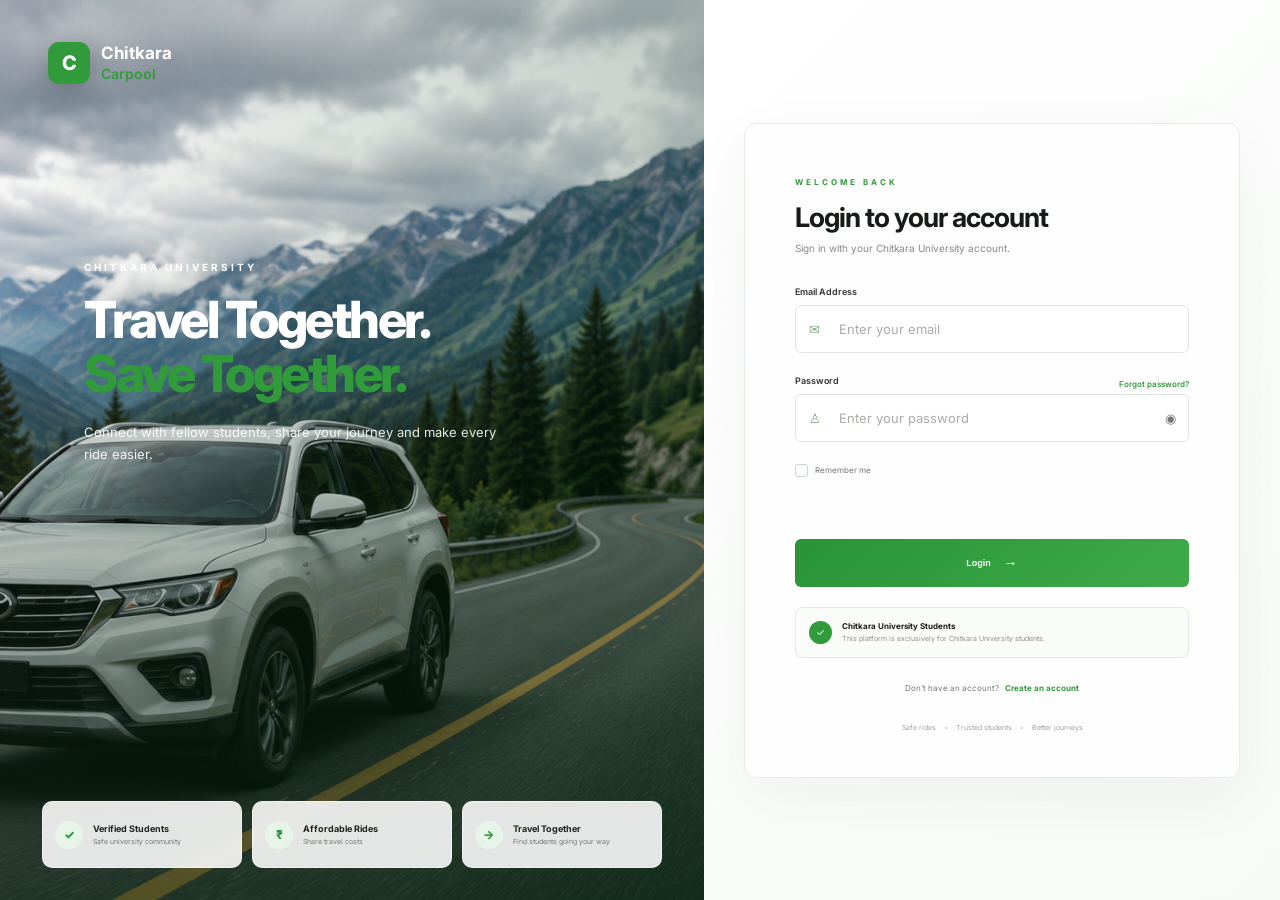
<file: index.html>
<!DOCTYPE html>
<html lang="en">

<head>
    <meta charset="UTF-8">
    <meta name="viewport" content="width=device-width, initial-scale=1.0">

    <title>Chitkara Carpool - Login</title>

    <link
        href="https://fonts.googleapis.com/css2?family=Inter:wght@400;500;600;700;800&display=swap"
        rel="stylesheet"
    >

    <link rel="stylesheet" href="style.css">
</head>

<body>

<div class="login-page">

    <!-- ================= LEFT IMAGE ================= -->

    <section class="visual-section">

        <div class="image-overlay"></div>

        <div class="brand">

            <div class="brand-logo">
                C
            </div>

            <div>
                <h2>Chitkara</h2>
                <span>Carpool</span>
            </div>

        </div>


        <div class="hero-content">

            <span class="eyebrow">
                CHITKARA UNIVERSITY
            </span>

            <h1>
                Travel Together.
                <br>
                <span>Save Together.</span>
            </h1>

            <p>
                Connect with fellow students, share your journey
                and make every ride easier.
            </p>

        </div>


        <!-- FEATURES -->

        <div class="feature-cards">

            <div class="feature-card">

                <div class="feature-icon">
                    ✓
                </div>

                <div>
                    <strong>
                        Verified Students
                    </strong>

                    <span>
                        Safe university community
                    </span>
                </div>

            </div>


            <div class="feature-card">

                <div class="feature-icon">
                    ₹
                </div>

                <div>
                    <strong>
                        Affordable Rides
                    </strong>

                    <span>
                        Share travel costs
                    </span>
                </div>

            </div>


            <div class="feature-card">

                <div class="feature-icon">
                    →
                </div>

                <div>
                    <strong>
                        Travel Together
                    </strong>

                    <span>
                        Find students going your way
                    </span>
                </div>

            </div>

        </div>

    </section>


    <!-- ================= RIGHT LOGIN ================= -->

    <section class="login-section">

        <div class="login-wrapper">

            <div class="login-card">

                <div class="welcome">

                    <span>
                        WELCOME BACK
                    </span>

                    <h1>
                        Login to your account
                    </h1>

                    <p>
                        Sign in with your Chitkara University account.
                    </p>

                </div>


                <!-- LOGIN FORM -->

                <form id="loginForm">

                    <!-- EMAIL -->

                    <div class="input-group">

                        <label for="email">
                            Email Address
                        </label>

                        <div class="input-wrapper">

                            <span class="input-icon">
                                ✉
                            </span>

                            <input
                                type="email"
                                id="email"
                                placeholder="Enter your email"
                                autocomplete="email"
                                required
                            >

                        </div>

                    </div>


                    <!-- PASSWORD -->

                    <div class="input-group">

                        <div class="label-row">

                            <label for="password">
                                Password
                            </label>

                            <a href="forgot.html">
                                Forgot password?
                            </a>

                        </div>


                        <div class="input-wrapper">

                            <span class="input-icon">
                                ♙
                            </span>

                            <input
                                type="password"
                                id="password"
                                placeholder="Enter your password"
                                autocomplete="current-password"
                                required
                            >

                            <button
                                type="button"
                                id="togglePassword"
                                class="password-toggle"
                            >
                                ◉
                            </button>

                        </div>

                    </div>


                    <!-- REMEMBER -->

                    <label class="remember">

                        <input
                            type="checkbox"
                            id="rememberMe"
                        >

                        <span>
                            Remember me
                        </span>

                    </label>


                    <!-- ERROR -->

                    <p
                        id="errorMessage"
                        class="error-message"
                    ></p>


                    <!-- SUCCESS -->

                    <p
                        id="successMessage"
                        class="success-message"
                    ></p>


                    <!-- LOGIN -->

                    <button
                        type="submit"
                        class="login-button"
                    >

                        <span>
                            Login
                        </span>

                        <strong>
                            →
                        </strong>

                    </button>


                </form>


                <!-- SECURITY -->

                <div class="security-box">

                    <div class="security-check">
                        ✓
                    </div>

                    <div>

                        <strong>
                            Chitkara University Students
                        </strong>

                        <p>
                            This platform is exclusively for
                            Chitkara University students.
                        </p>

                    </div>

                </div>


                <!-- SIGN UP -->

                <p class="signup-text">

                    Don't have an account?

                    <a href="signup.html">
                        Create an account
                    </a>

                </p>


                <!-- BOTTOM -->

                <div class="login-footer">

                    <span>
                        Safe rides
                    </span>

                    <i>•</i>

                    <span>
                        Trusted students
                    </span>

                    <i>•</i>

                    <span>
                        Better journeys
                    </span>

                </div>

            </div>

        </div>

    </section>

</div>


<script src="script.js"></script>

</body>
</html>
</file>
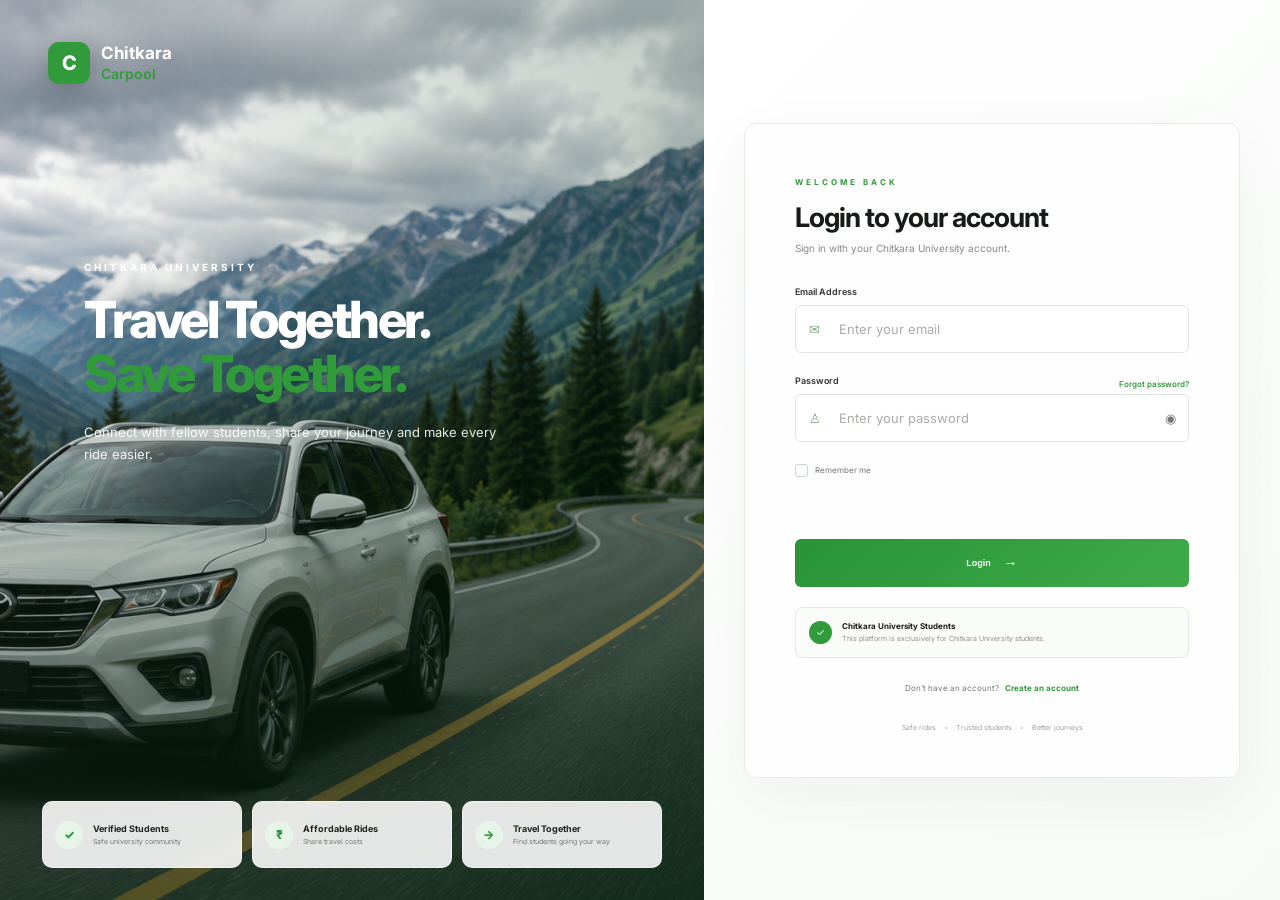
<file: dashboard.html>
<!DOCTYPE html>
<html lang="en">

<head>

    <meta charset="UTF-8">

    <meta
        name="viewport"
        content="width=device-width, initial-scale=1.0"
    >

    <title>Chitkara Carpool</title>

    <link
        href="https://fonts.googleapis.com/css2?family=Inter:wght@400;500;600;700;800&display=swap"
        rel="stylesheet"
    >

    <link
        rel="stylesheet"
        href="dashboard.css"
    >

      <link rel="stylesheet" href="theme.css">

<style>

        /* Top-right logout button */
        .current-user {
            display: flex;
            align-items: center;
            gap: 14px;
        }

        .top-logout {
            border: 1px solid #d8e6dc;
            background: #ffffff;
            color: #087f3f;
            min-height: 40px;
            padding: 0 16px;
            border-radius: 10px;
            display: inline-flex;
            align-items: center;
            justify-content: center;
            gap: 7px;
            font: inherit;
            font-size: 13px;
            font-weight: 700;
            cursor: pointer;
            transition:
                transform .2s ease,
                background .2s ease,
                color .2s ease,
                box-shadow .2s ease;
        }

        .top-logout span {
            font-size: 17px;
            line-height: 1;
        }

        .top-logout:hover {
            background: #07883f;
            color: #ffffff;
            border-color: #07883f;
            transform: translateY(-2px);
            box-shadow: 0 8px 18px rgba(7, 136, 63, .18);
        }

        .top-logout:active {
            transform: translateY(0);
        }

        @media (max-width: 760px) {
            .top-logout {
                min-height: 36px;
                padding: 0 10px;
                font-size: 12px;
            }

            .top-logout span {
                font-size: 15px;
            }

            .current-user {
                gap: 8px;
            }
        }

        @media (max-width: 560px) {
            .top-logout {
                width: 38px;
                padding: 0;
                font-size: 0;
            }

            .top-logout span {
                font-size: 18px;
            }
        }

    </style>

</head>


<body>


<div class="dashboard">


    <!-- =================================================
         SIDEBAR
    ================================================== -->

    <aside class="sidebar" id="sidebar">


        <div class="sidebar-logo">

            <div class="logo-box">
                C
            </div>

            <div class="logo-name">

                <strong>
                    Chitkara
                </strong>

                <span>
                    Carpool
                </span>

            </div>

        </div>



        <nav class="sidebar-nav">


            <a
                href="#top"
                class="sidebar-item active"
            >
                <span class="nav-icon">⌂</span>
                <span>Home</span>
            </a>


            <!-- IMPORTANT:
                 This now scrolls to Find Ride
                 instead of opening home.html -->

            <a
                href="#findRide"
                class="sidebar-item"
                id="findRideNav"
            >
                <span class="nav-icon">⌕</span>
                <span>Find a Ride</span>
            </a>


            <a
                href="postride.html"
                class="sidebar-item"
            >
                <span class="nav-icon plus">+</span>
                <span>Post a Ride</span>
            </a>


            <a
                href="myride.html"
                class="sidebar-item"
            >
                <span class="nav-icon">▣</span>
                <span>My Rides</span>
            </a>


            <!-- <button
                class="sidebar-item sidebar-button"
                onclick="openMessages()"
            >
                <span class="nav-icon">▢</span>
                <span>Messages</span>
            </button> -->


            <!-- <button
                class="sidebar-item sidebar-button"
                onclick="openNotifications()"
            >
                <span class="nav-icon">♧</span>
                <span>Notifications</span>

                <span
                    class="side-notification"
                    id="sideNotification"
                >
                    0
                </span>
            </button> -->

              <a
                href="profile.html"
                class="sidebar-item"
            >
                <span class="nav-icon">♙</span>
                <span>Profile</span>
            </a>

           


        

            <a
                href="setting.html"
                class="sidebar-item"
            >
                <span class="nav-icon">⚙</span>
                <span>Settings</span>
            </a>



        </nav>



        <!-- SAFETY -->

        <div class="safety-card">

            <div class="safety-circle">
                ✓
            </div>

            <h3>
                Travel Safe
            </h3>

            <p>
                Your safety is our priority.
                Follow guidelines and travel
                with peace of mind.
            </p>

            <!-- <button onclick="showSafety()">
                Know More →
            </button> -->

            <button
    type="button"
    id="knowMoreBtn"
    class="know-more-btn"
>
    Know More <span>→</span>
</button>

        </div>


        <button
            class="sidebar-logout"
            onclick="logout()"
        >
            <span>↪</span>
            Logout
        </button>


    </aside>



    <!-- =================================================
         MAIN
    ================================================== -->

    <main class="main-area">


        <!-- TOPBAR -->

        <header class="topbar">


            <div class="topbar-left">

                <button
                    class="menu-button"
                    onclick="toggleSidebar()"
                >
                    ☰
                </button>

                <div class="page-title">
                    Chitkara Carpool
                </div>

            </div>


            <div class="topbar-right">


                <button
                    class="top-notification"
                    onclick="openNotifications()"
                >
                    ♧

                    <span
                        id="topNotification"
                        class="notification-number"
                    >
                        0
                    </span>

                </button>


                <div class="current-user">

                    <div
                        class="profile-avatar"
                        id="profileAvatar"
                    >
                        S
                    </div>

                    <div class="user-details">

                        <strong id="dashboardUserName">
                            Student
                        </strong>

                        <span>
                            Chitkara Student
                        </span>

                    </div>

                    <button
                        type="button"
                        class="top-logout"
                        onclick="logout()"
                        title="Logout"
                    >
                        <span>↪</span>
                        Logout
                    </button>

                </div>


            </div>

        </header>



        <!-- =================================================
             CONTENT
        ================================================== -->

        <div
            class="content"
            id="top"
        >


            <!-- =================================================
                 HERO
            ================================================== -->

            <section class="hero-card">


                <div class="hero-content">

                    <span class="hero-small-title">
                        CHITKARA UNIVERSITY
                    </span>


                    <h1>
                        Find or Offer a
                        <span>Carpool</span>
                    </h1>


                    <p>
                        Connect with fellow students
                        and make your daily commute easier.
                    </p>


           <a href="#findRide" class="hero-find-btn">
    <span>Find a Ride</span>
    <span class="hero-btn-arrow">→</span>
</a>

                </div>


            </section>



            <!-- =================================================
                 WHY CARPOOL
            ================================================== -->

            <section class="why-section">

                <h2>
                    Why Carpool with Chitkara Students?
                </h2>


                <div class="benefit-grid">


                    <div class="benefit">

                        <div class="benefit-icon">
                            ₹
                        </div>

                        <div>
                            <h3>Save Money</h3>

                            <p>
                                Share rides and reduce
                                travel costs.
                            </p>
                        </div>

                    </div>


                    <div class="benefit">

                        <div class="benefit-icon">
                            ♧
                        </div>

                        <div>
                            <h3>Eco Friendly</h3>

                            <p>
                                Reduce carbon footprint
                                and travel green.
                            </p>
                        </div>

                    </div>


                    <div class="benefit">

                        <div class="benefit-icon">
                            ✓
                        </div>

                        <div>
                            <h3>Safe & Trusted</h3>

                            <p>
                                Verified students
                                for your safety.
                            </p>
                        </div>

                    </div>


                    <div class="benefit">

                        <div class="benefit-icon">
                            ◷
                        </div>

                        <div>
                            <h3>Convenient</h3>

                            <p>
                                Flexible timings that
                                suit your schedule.
                            </p>
                        </div>

                    </div>


                </div>

            </section>



            <!-- =================================================
                 FIND RIDE
            ================================================== -->

            <section
                id="findRide"
                class="find-ride-section"
            >


                <div class="section-heading">

                    <div>

                        <span>
                            FIND YOUR RIDE
                        </span>

                        <h2>
                            Students travelling your way
                        </h2>

                        <p>
                            Search available carpools
                            around Chitkara University.
                        </p>

                    </div>

                </div>



                <!-- SEARCH BOX -->

                <div class="search-box">


                    <!-- PICKUP -->

                    <div class="search-field">

                        <label>
                            Pickup Location
                        </label>

                        

                            <input list="locations" id="pickupLocation" placeholder="Select pickup">

<datalist id="locations">
    <option value="Panchkula">
    <option value="Chandigarh">
    <option value="Zirakpur">
    <option value="Mohali">
    <option value="Ambala">
    <option value="Ludhiana">
    <option value="Khanna">
    <option value="Gobindgarh">
    <option value="Patiala">
    <option value="VIP Road">
</datalist>
                        

                    </div>



                    <div class="search-arrow">
                        →
                    </div>



                    <!-- DESTINATION -->

                    <div class="search-field">

                        <label>
                            Destination
                        </label>
                        

                        <input list="destinations" id="destination" placeholder="Select destination">

<datalist id="destinations">
    <option value="Panchkula">
    <option value="Chandigarh">
    <option value="Zirakpur">
    <option value="Mohali">
    <option value="Ambala">
    <option value="Chitkara University">
</datalist>
                        

                    </div>



                    <!-- DATE -->

                    <div class="search-field">

                        <label>
                            Date
                        </label>

                        <input
                            type="date"
                            id="date"
                        >

                    </div>



                    <button
                        id="searchButton"
                        class="search-button"
                        onclick="searchRides()"
                    >
                        Search Rides
                    </button>


                </div>


            </section>



            <!-- =================================================
                 RESULTS
            ================================================== -->

            <section class="results-section">


                <div class="results-header">


                    <div>

                        <span>
                            AVAILABLE CARPOOLS
                        </span>

                        <h2>
                            Rides you may like
                        </h2>

                        <p id="resultCount">
                            Showing available rides
                        </p>

                    </div>


                    <div class="sort-container">

                        <label>
                            Sort by
                        </label>

                        <select
                            id="sortSelect"
                        >

                            <option value="time">
                                Time
                            </option>

                            <option value="price">
                                Lowest Price
                            </option>

                            <option value="seats">
                                Most Seats
                            </option>

                        </select>

                    </div>


                </div>



                <!-- RIDE CARDS -->

                <div
                    id="rideContainer"
                    class="ride-container"
                ></div>



                <!-- NO RESULTS -->

                <div
                    id="noResults"
                    class="no-results"
                >

                    <div class="no-results-icon">
                        🚗
                    </div>

                    <h3>
                        No rides found
                    </h3>

                    <p>
                        Try changing your pickup
                        or destination.
                    </p>

                </div>


            </section>



            <!-- =================================================
                 LOWER GRID
            ================================================== -->

            <div class="lower-grid">


                <!-- UPCOMING -->

                <section class="panel">


                    <div class="panel-heading">

                        <h2>
                            Upcoming Ride
                        </h2>

                        <a href="myride.html">
                            View all
                        </a>

                    </div>


                    <div
                        id="upcomingRide"
                        class="upcoming-container"
                    ></div>


                </section>



                <!-- QUICK SEARCH -->

                <section class="panel">


                    <div class="panel-heading">

                        <h2>
                            Quick Searches
                        </h2>

                    </div>


                    <div class="quick-search-grid">


                        <button
                            onclick="quickSearch('Zirakpur')"
                        >
                            Zirakpur
                        </button>


                        <button
                            onclick="quickSearch('Panchkula')"
                        >
                            Panchkula
                        </button>


                        <button
                            onclick="quickSearch('Mohali')"
                        >
                            Mohali
                        </button>


                        <button
                            onclick="quickSearch('Patiala')"
                        >
                            Patiala
                        </button>


                        <button
                            onclick="quickSearch('Ambala')"
                        >
                            Ambala
                        </button>


                        <button
                            onclick="quickSearch('Ludhiana')"
                        >
                            Ludhiana
                        </button>


                    </div>


                </section>


            </div>



            <!-- =================================================
                 BOTTOM ACTIONS
            ================================================== -->

            <section class="bottom-actions">


                <div class="bottom-card">

                    <div class="bottom-icon">
                        +
                    </div>

                    <div>

                        <span>
                            HAVE EMPTY SEATS?
                        </span>

                        <h2>
                            Offer your ride
                        </h2>

                        <p>
                            Share your journey with
                            fellow Chitkara students.
                        </p>

                    </div>

                    <button
                        onclick="goToOfferRide()"
                    >
                        Post a Ride →
                    </button>

                </div>



                <div class="bottom-card green">

                    <div class="bottom-icon">
                        ⌕
                    </div>

                    <div>

                        <span>
                            LOOKING FOR A RIDE?
                        </span>

                        <h2>
                            Find your carpool
                        </h2>

                        <p>
                            Find students travelling
                            your way.
                        </p>

                    </div>

                    <button
                        onclick="scrollToFindRide()"
                    >
                        Find a Ride →
                    </button>

                </div>


            </section>


        </div>

    </main>

</div>



<script src="dashboard.js"></script>
<script src="theme.js"></script>

</body>

</html>
</file>
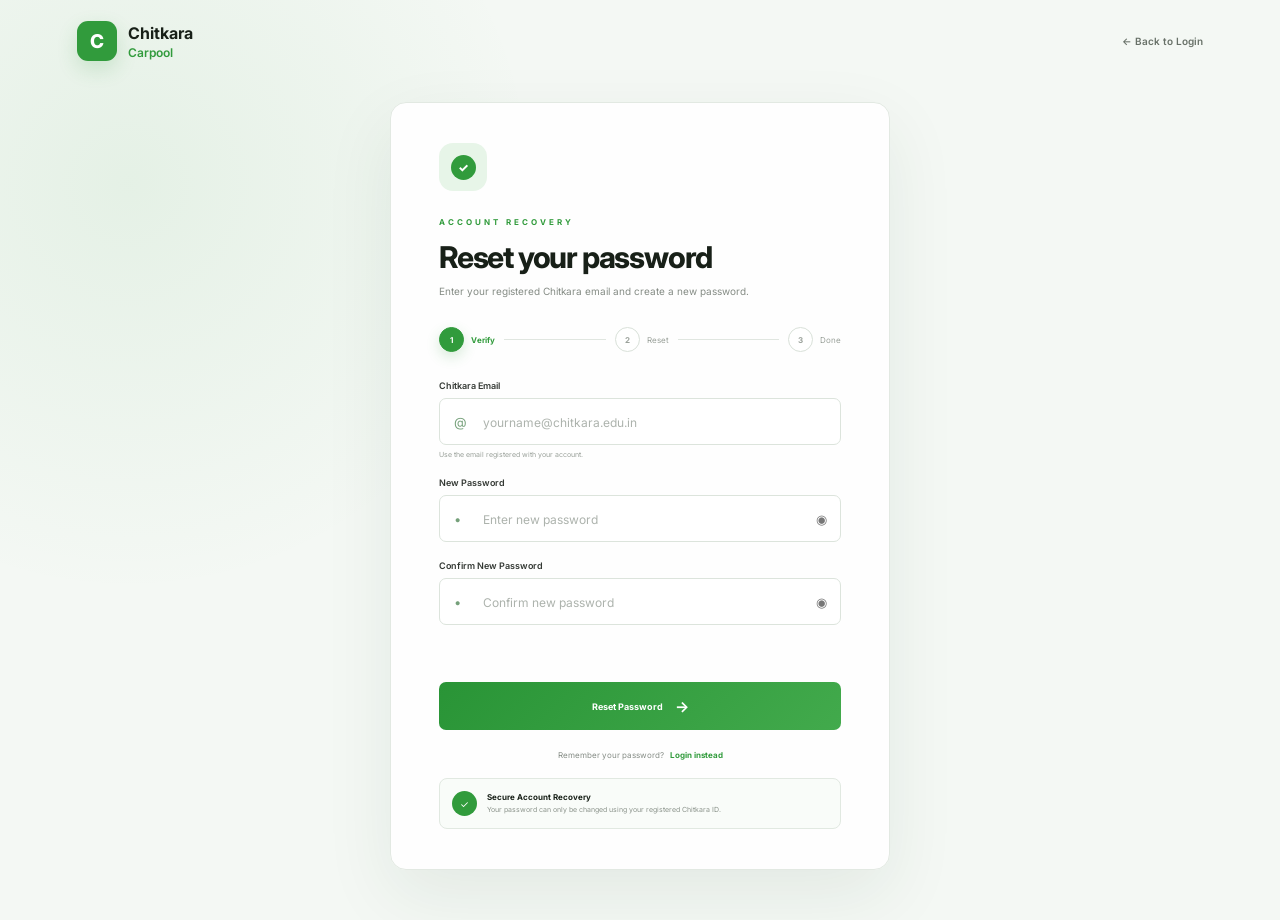
<file: forgot.html>
<!DOCTYPE html>
<html lang="en">

<head>

    <meta charset="UTF-8">

    <meta
        name="viewport"
        content="width=device-width, initial-scale=1.0"
    >

    <title>Chitkara Carpool - Reset Password</title>

    <link
        href="https://fonts.googleapis.com/css2?family=Inter:wght@400;500;600;700;800&display=swap"
        rel="stylesheet"
    >

    <link
        rel="stylesheet"
        href="forgot.css"
    >

</head>


<body>


<div class="recovery-page">


    <!-- =================================================
         TOP BAR
    ================================================== -->

    <header class="topbar">

        <a
            href="index.html"
            class="brand"
        >

            <div class="brand-logo">
                C
            </div>

            <div>

                <strong>
                    Chitkara
                </strong>

                <span>
                    Carpool
                </span>

            </div>

        </a>


        <a
            href="index.html"
            class="back-login"
        >

            ← Back to Login

        </a>

    </header>



    <!-- =================================================
         MAIN FORM
    ================================================== -->

    <main class="recovery-main">


        <div class="recovery-card">


            <!-- ICON -->

            <div class="recovery-icon">

                <div class="lock-icon">
                    ✓
                </div>

            </div>



            <!-- HEADING -->

            <div class="recovery-heading">

                <span class="eyebrow">
                    ACCOUNT RECOVERY
                </span>


                <h1>
                    Reset your password
                </h1>


                <p>
                    Enter your registered Chitkara email
                    and create a new password.
                </p>

            </div>



            <!-- =================================================
                 STEPS
            ================================================== -->

            <div class="steps">


                <div class="step active">

                    <div class="step-number">
                        1
                    </div>

                    <span>
                        Verify
                    </span>

                </div>


                <div class="step-line"></div>


                <div class="step">

                    <div class="step-number">
                        2
                    </div>

                    <span>
                        Reset
                    </span>

                </div>


                <div class="step-line"></div>


                <div class="step">

                    <div class="step-number">
                        3
                    </div>

                    <span>
                        Done
                    </span>

                </div>


            </div>



            <!-- =================================================
                 FORM
            ================================================== -->

            <form id="forgotForm">


                <!-- EMAIL -->

                <div class="input-group">

                    <label for="email">
                        Chitkara Email
                    </label>


                    <div class="input-wrapper">

                        <span class="input-icon">
                            @
                        </span>


                        <input
                            type="email"
                            id="email"
                            placeholder="yourname@chitkara.edu.in"
                            autocomplete="email"
                        >

                    </div>


                    <small>
                        Use the email registered with your account.
                    </small>

                </div>



                <!-- NEW PASSWORD -->

                <div class="input-group">

                    <label for="newPassword">
                        New Password
                    </label>


                    <div class="input-wrapper">

                        <span class="input-icon">
                            •
                        </span>


                        <input
                            type="password"
                            id="newPassword"
                            placeholder="Enter new password"
                            autocomplete="new-password"
                        >


                        <button
                            type="button"
                            id="toggleNewPassword"
                            class="password-toggle"
                        >
                            ◉
                        </button>

                    </div>

                </div>



                <!-- CONFIRM PASSWORD -->

                <div class="input-group">

                    <label for="confirmPassword">
                        Confirm New Password
                    </label>


                    <div class="input-wrapper">

                        <span class="input-icon">
                            •
                        </span>


                        <input
                            type="password"
                            id="confirmPassword"
                            placeholder="Confirm new password"
                            autocomplete="new-password"
                        >


                        <button
                            type="button"
                            id="toggleConfirmPassword"
                            class="password-toggle"
                        >
                            ◉
                        </button>

                    </div>

                </div>



                <!-- ERROR -->

                <p
                    id="errorMessage"
                    class="error-message"
                ></p>



                <!-- SUCCESS -->

                <p
                    id="successMessage"
                    class="success-message"
                ></p>



                <!-- RESET -->

                <button
                    type="submit"
                    class="reset-button"
                >

                    <span>
                        Reset Password
                    </span>

                    <strong>
                        →
                    </strong>

                </button>


            </form>



            <!-- LOGIN -->

            <p class="login-text">

                Remember your password?

                <a href="index.html">
                    Login instead
                </a>

            </p>



            <!-- SECURITY -->

            <div class="security-box">

                <div class="security-icon">
                    ✓
                </div>


                <div>

                    <strong>
                        Secure Account Recovery
                    </strong>

                    <p>
                        Your password can only be changed
                        using your registered Chitkara ID.
                    </p>

                </div>

            </div>


        </div>


    </main>


</div>



<script src="forgot.js"></script>

</body>

</html>
</file>
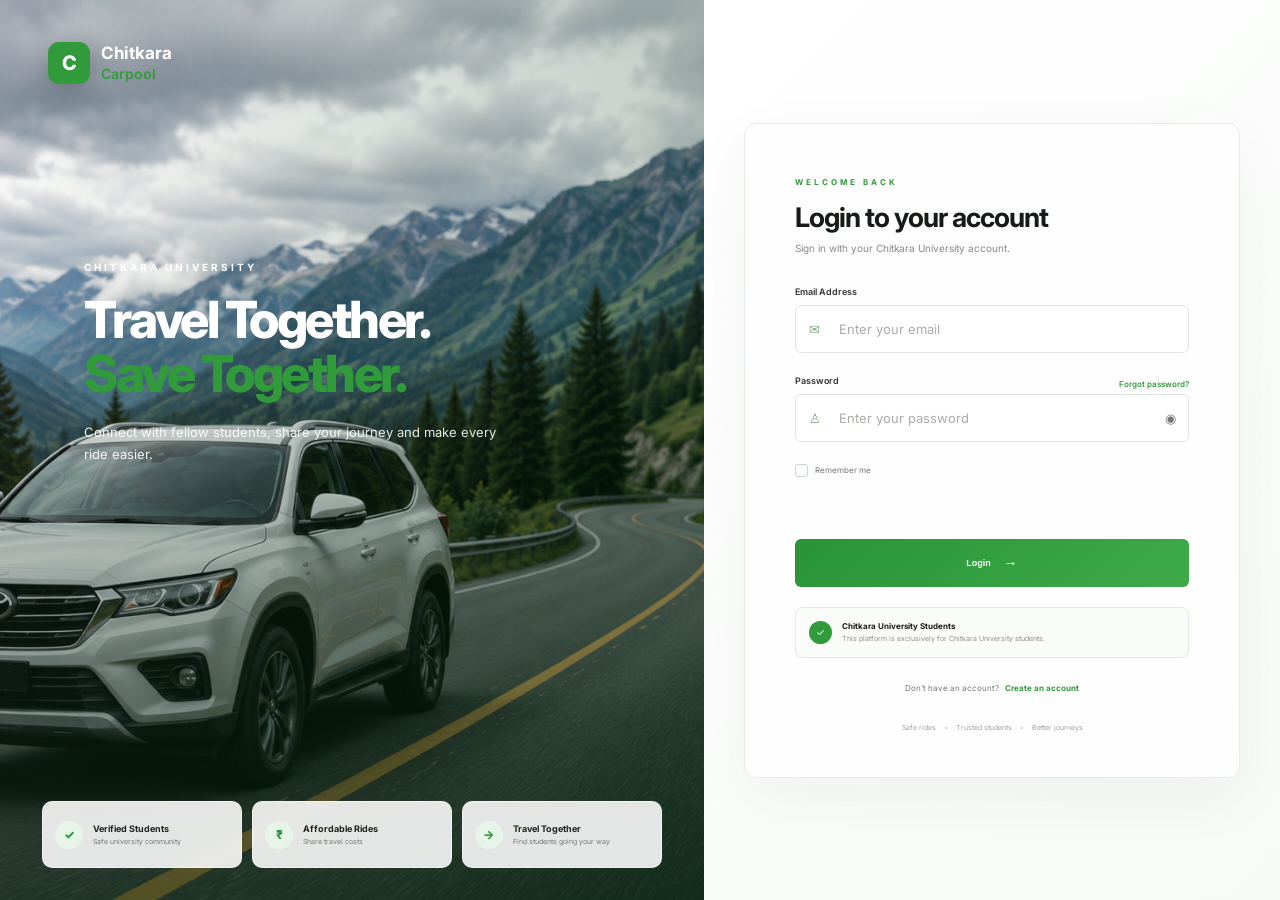
<file: myride.html>
<!DOCTYPE html>
<html lang="en">

<head>

    <meta charset="UTF-8">

    <meta
        name="viewport"
        content="width=device-width, initial-scale=1.0"
    >

    <title>My Rides - Chitkara Carpool</title>


    <!-- Google Font -->

    <link
        href="https://fonts.googleapis.com/css2?family=Inter:wght@400;500;600;700;800&display=swap"
        rel="stylesheet"
    >


    <!-- Font Awesome -->

    <link
        rel="stylesheet"
        href="https://cdnjs.cloudflare.com/ajax/libs/font-awesome/6.5.2/css/all.min.css"
    >


    <!-- CSS -->

    <link
        rel="stylesheet"
        href="myride.css"
    >
    <link rel="stylesheet" href="theme.css">
    

</head>


<body>


<!-- =====================================================
     SIDEBAR
===================================================== -->

<aside class="sidebar">


    <!-- LOGO -->

    <div class="sidebar-logo">

        <div class="logo-box">
            C
        </div>


        <div class="logo-text">

            <strong>
                Chitkara
            </strong>

            <span>
                Carpool
            </span>

        </div>

    </div>



    <!-- NAVIGATION -->

    <nav class="sidebar-nav">


        <a
            href="dashboard.html"
            class="nav-item"
        >

            <i class="fa-solid fa-house"></i>

            <span>
                Home
            </span>

        </a>


        <a
             href="dashboard.html#findRide"
            class="nav-item"
        >

            <i class="fa-solid fa-magnifying-glass"></i>

            <span>
                Find a Ride
            </span>

        </a>
         <!-- <a
                href="dashboard.html#findRide"
                class="sidebar-item"
            >
                <span>⌕</span>
                Find a Ride
            </a> -->


        <a
            href="postride.html"
            class="nav-item"
        >

            <i class="fa-solid fa-plus"></i>

            <span>
                Post a Ride
            </span>

        </a>


        <a
            href="myride.html"
            class="nav-item active"
        >

            <i class="fa-solid fa-car"></i>

            <span>
                My Rides
            </span>

        </a>


        <!-- <a
            href="#"
            class="nav-item"
            id="messagesNav"
        >

            <i class="fa-regular fa-message"></i>

            <span>
                Messages
            </span>

        </a> -->


        <!-- <a
            href="#"
            class="nav-item"
            id="notificationsNav"
        >

            <i class="fa-regular fa-bell"></i>

            <span>
                Notifications
            </span>

            
        </a> -->


         <a
            href="profile.html"
            class="nav-item"
        >

            <i class="fa-solid fa-plus"></i>

            <span>
                Profile
            </span>

        </a>

                <a
            href="setting.html"
            class="nav-item"
        >

            <i class="fa-solid fa-gear"></i>

            <span>
            Settings
            </span>

        </a>



    </nav>



    <!-- SAFETY -->

    <div class="safety-card">

        <div class="safety-icon">

            <i class="fa-solid fa-shield-halved"></i>

        </div>


        <h4>
            Travel Safe
        </h4>


        <p>
            Your safety is our priority.
            Travel responsibly with
            verified Chitkara students.
        </p>


        <a href="#">
            Safety Guidelines →
        </a>

    </div>



    <!-- LOGOUT -->

    <button
        onclick="logout()"
        class="sidebar-logout"
    >

        <i class="fa-solid fa-right-from-bracket"></i>

        Logout

    </button>

</aside>



<!-- =====================================================
     MAIN WRAPPER
===================================================== -->

<div class="main-wrapper">


    <!-- =================================================
         HEADER
    ================================================= -->

    <header class="top-header">


        <div class="header-left">

            <button
                class="menu-button"
                id="menuButton"
                type="button"
            >

                <i class="fa-solid fa-bars"></i>

            </button>


            <div class="mobile-brand">

                Chitkara Carpool

            </div>

        </div>



        <div class="header-right">


            <!-- Notification -->

            <button
                class="header-icon"
                id="notificationButton"
                type="button"
            >

                <i class="fa-regular fa-bell"></i>

                <span>
                    0
                </span>

            </button>



            <!-- USER -->

            <div class="header-user">


                <div
                    class="user-avatar"
                    id="userAvatar"
                >
                    S
                </div>


                <div class="header-user-info">

                    <strong id="userName">
                        Student
                    </strong>

                    <small>
                        Chitkara Student
                    </small>

                </div>

            </div>

        </div>

    </header>



    <!-- =================================================
         MAIN CONTENT
    ================================================= -->

    <main class="main-container">


        <!-- PAGE HEADING -->

        <section class="page-heading">


            <div>

                <span class="page-label">
                    YOUR JOURNEYS
                </span>


                <h1>
                    My Rides
                </h1>


                <p>
                    Manage your requested,
                    upcoming and past rides.
                </p>

            </div>


            <a
               href="dashboard.html#findRide"
                class="find-ride-button"
            ></a>
            

                

                Make your ride easier 

            </a>

        </section>



        <!-- =================================================
             RIDE SUMMARY
        ================================================= -->

        <section class="ride-summary">


            <div class="summary-card">

                <div class="summary-icon green">

                    <i class="fa-solid fa-car"></i>

                </div>


                <div>

                    <span>
                        Upcoming
                    </span>

                    <strong id="upcomingCount">
                        0
                    </strong>

                </div>

            </div>



            <div class="summary-card">

                <div class="summary-icon orange">

                    <i class="fa-regular fa-clock"></i>

                </div>


                <div>

                    <span>
                        Pending
                    </span>

                    <strong id="pendingCount">
                        0
                    </strong>

                </div>

            </div>



            <div class="summary-card">

                <div class="summary-icon blue">

                    <i class="fa-solid fa-route"></i>

                </div>


                <div>

                    <span>
                        Completed
                    </span>

                    <strong id="pastCount">
                        0
                    </strong>

                </div>

            </div>



            <div class="summary-card">

                <div class="summary-icon purple">

                    <i class="fa-solid fa-chart-simple"></i>

                </div>


                <div>

                    <span>
                        Total Rides
                    </span>

                    <strong id="totalCount">
                        0
                    </strong>

                </div>

            </div>

        </section>



        <!-- =================================================
             TABS
        ================================================= -->

        <section class="rides-section">


            <div class="rides-section-header">


                <div>

                    <h2>
                        Your Rides
                    </h2>

                    <p>
                        Keep track of all your carpool activity.
                    </p>

                </div>


                <div class="ride-status-info">

                    <i class="fa-solid fa-circle-check"></i>

                    Chitkara verified rides

                </div>

            </div>



            <!-- TABS -->

            <div class="tabs">


                <button
                    class="tab active"
                    onclick="showRides('upcoming')"
                >

                    <i class="fa-solid fa-calendar-day"></i>

                    Upcoming

                </button>


                <button
                    class="tab"
                    onclick="showRides('pending')"
                >

                    <i class="fa-regular fa-clock"></i>

                    Pending

                </button>


                <button
                    class="tab"
                    onclick="showRides('past')"
                >

                    <i class="fa-solid fa-clock-rotate-left"></i>

                    Past

                </button>

            </div>



            <!-- RIDES -->

            <div
                id="ridesContainer"
                class="rides-container"
            ></div>



            <!-- EMPTY STATE -->

            <div
                id="emptyState"
                class="empty-state"
            >

                <div class="empty-icon">

                    <i class="fa-solid fa-car-side"></i>

                </div>


                <h2>
                    No rides yet
                </h2>


                <p>
                    Find a carpool and request
                    a seat to see your rides here.
                </p>


                <button
                    onclick="window.location.href='dashboard.html'"
                >

                    <i class="fa-solid fa-magnifying-glass"></i>

                    Find a Ride

                </button>

            </div>

        </section>



        <!-- =================================================
             CANCEL MODAL
        ================================================= -->

        <div
            id="cancelModal"
            class="modal-overlay"
        >


            <div class="cancel-modal">


                <button
                    class="modal-close"
                    id="modalCloseButton"
                    type="button"
                >

                    <i class="fa-solid fa-xmark"></i>

                </button>


                <div class="modal-icon">

                    <i class="fa-solid fa-triangle-exclamation"></i>

                </div>


                <h2>
                    Cancel Ride?
                </h2>


                <p>
                    Are you sure you want to cancel
                    this ride request?
                </p>


                <div class="modal-warning">

                    <i class="fa-solid fa-circle-info"></i>

                    <span>
                        This ride will be moved to
                        your cancelled rides history.
                    </span>

                </div>


                <div class="modal-buttons">


                    <button
                        id="keepRideButton"
                        class="keep-button"
                        type="button"
                    >

                        Keep Ride

                    </button>


                    <button
                        id="confirmCancelButton"
                        class="confirm-cancel-button"
                        type="button"
                    >

                        <i class="fa-solid fa-ban"></i>

                        Yes, Cancel

                    </button>

                </div>

            </div>

        </div>


    </main>

</div>



<!-- MOBILE OVERLAY -->

<div
    class="sidebar-overlay"
    id="sidebarOverlay"
></div>



<!-- JAVASCRIPT -->

<script src="myride.js"></script>
<script src="theme.js"></script>


</body>

</html>
</file>
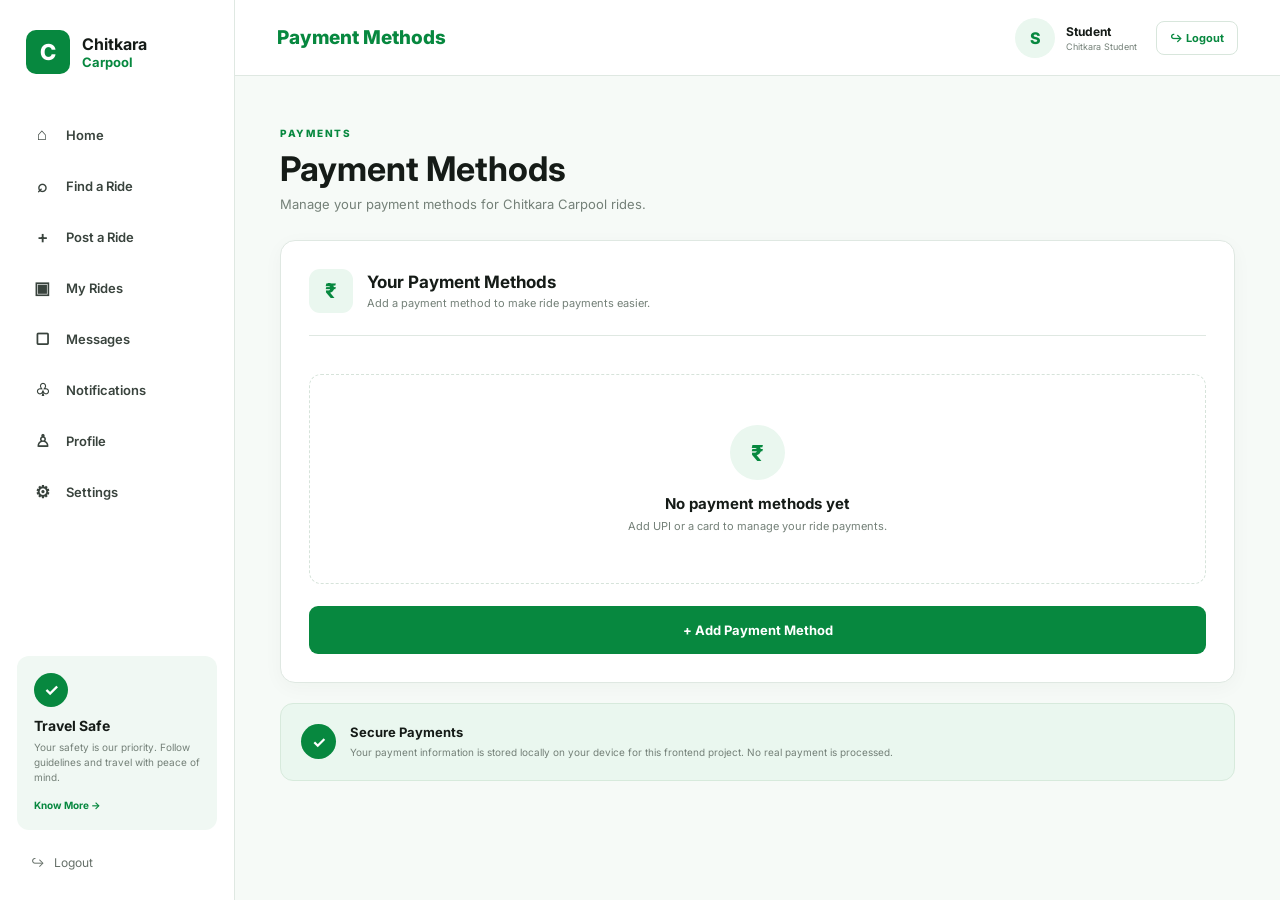
<file: payment.html>
<!DOCTYPE html>
<html lang="en">

<head>

    <meta charset="UTF-8">

    <meta
        name="viewport"
        content="width=device-width, initial-scale=1.0"
    >

    <title>Payment Methods - Chitkara Carpool</title>

    <link
        href="https://fonts.googleapis.com/css2?family=Inter:wght@400;500;600;700;800&display=swap"
        rel="stylesheet"
    >

    <link
        rel="stylesheet"
        href="payment.css"
    >

    <link
        rel="stylesheet"
        href="theme.css"
    >

</head>


<body>


<div class="dashboard">


    <!-- =========================================
         SIDEBAR
    ========================================== -->

    <aside class="sidebar">


        <div class="sidebar-logo">

            <div class="logo-box">
                C
            </div>

            <div class="logo-name">

                <strong>
                    Chitkara
                </strong>

                <span>
                    Carpool
                </span>

            </div>

        </div>


        <nav class="sidebar-nav">


            <a
                href="dashboard.html"
                class="sidebar-item"
            >
                <span>⌂</span>
                Home
            </a>


            <a
                href="dashboard.html#findRide"
                class="sidebar-item"
            >
                <span>⌕</span>
                Find a Ride
            </a>


            <a
                href="postride.html"
                class="sidebar-item"
            >
                <span>+</span>
                Post a Ride
            </a>


            <a
                href="myride.html"
                class="sidebar-item"
            >
                <span>▣</span>
                My Rides
            </a>


            <a
                href="#"
                class="sidebar-item"
            >
                <span>▢</span>
                Messages
            </a>


            <a
                href="#"
                class="sidebar-item"
            >
                <span>♧</span>
                Notifications
            </a>


            <a
                href="profile.html"
                class="sidebar-item"
            >
                <span>♙</span>
                Profile
            </a>


            <a
                href="setting.html"
                class="sidebar-item"
            >
                <span>⚙</span>
                Settings
            </a>


        </nav>


        <!-- SAFETY -->

        <div class="safety-card">

            <div class="safety-circle">
                ✓
            </div>

            <h3>
                Travel Safe
            </h3>

            <p>
                Your safety is our priority.
                Follow guidelines and travel
                with peace of mind.
            </p>

            <a href="#">
                Know More →
            </a>

        </div>


        <button
            class="sidebar-logout"
            onclick="logout()"
        >
            ↪ &nbsp; Logout
        </button>


    </aside>



    <!-- =========================================
         MAIN
    ========================================== -->

    <main class="main-area">


        <!-- TOPBAR -->

        <header class="topbar">


            <div class="page-title">
                Payment Methods
            </div>


            <div class="top-user">


                <div
                    class="profile-avatar"
                    id="profileAvatar"
                >
                    S
                </div>


                <div>

                    <strong id="userName">
                        Student
                    </strong>

                    <span>
                        Chitkara Student
                    </span>

                </div>


                <button
                    class="top-logout"
                    onclick="logout()"
                >
                    ↪ Logout
                </button>


            </div>


        </header>



        <!-- =====================================
             CONTENT
        ====================================== -->

        <div class="content">


            <div class="page-heading">

                <span>
                    PAYMENTS
                </span>

                <h1>
                    Payment Methods
                </h1>

                <p>
                    Manage your payment methods for
                    Chitkara Carpool rides.
                </p>

            </div>



            <!-- PAYMENT CARD -->

            <section class="payment-card">


                <div class="card-heading">

                    <div class="heading-icon">
                        ₹
                    </div>

                    <div>

                        <h2>
                            Your Payment Methods
                        </h2>

                        <p>
                            Add a payment method to make
                            ride payments easier.
                        </p>

                    </div>

                </div>



                <!-- SAVED METHODS -->

                <div
                    id="paymentMethods"
                    class="payment-methods"
                >

                    <!-- JavaScript will add
                         saved methods here -->

                </div>



                <!-- EMPTY STATE -->

                <div
                    id="emptyPayment"
                    class="empty-payment"
                >

                    <div class="empty-icon">
                        ₹
                    </div>

                    <h3>
                        No payment methods yet
                    </h3>

                    <p>
                        Add UPI or a card to manage
                        your ride payments.
                    </p>

                </div>


                <!-- ADD BUTTON -->

                <button
                    class="add-payment-button"
                    onclick="openPaymentModal()"
                >
                    + Add Payment Method
                </button>


            </section>



            <!-- INFO -->

            <section class="info-card">

                <div class="info-icon">
                    ✓
                </div>

                <div>

                    <h3>
                        Secure Payments
                    </h3>

                    <p>
                        Your payment information is stored
                        locally on your device for this
                        frontend project. No real payment
                        is processed.
                    </p>

                </div>

            </section>


        </div>


    </main>


</div>



<!-- =========================================
     ADD PAYMENT MODAL
========================================== -->

<div
    id="paymentModal"
    class="modal-overlay"
>


    <div class="payment-modal">


        <button
            class="close-modal"
            onclick="closePaymentModal()"
        >
            ×
        </button>


        <h2>
            Add Payment Method
        </h2>

        <p>
            Choose how you want to pay.
        </p>



        <!-- PAYMENT TYPE -->

        <div class="payment-types">


            <button
                class="payment-type active"
                onclick="selectPaymentType('upi')"
                id="upiButton"
            >

                <span>
                    UPI
                </span>

                <small>
                    Pay using UPI
                </small>

            </button>


            <button
                class="payment-type"
                onclick="selectPaymentType('card')"
                id="cardButton"
            >

                <span>
                    💳 Card
                </span>

                <small>
                    Debit / Credit Card
                </small>

            </button>


        </div>



        <!-- UPI FORM -->

        <form
            id="upiForm"
            onsubmit="saveUPI(event)"
        >

            <label>
                UPI ID
            </label>

            <input
                type="text"
                id="upiId"
                placeholder="example@upi"
                required
            >


            <button
                type="submit"
                class="save-button"
            >
                Save UPI
            </button>

        </form>



        <!-- CARD FORM -->

        <form
            id="cardForm"
            class="hidden"
            onsubmit="saveCard(event)"
        >

            <label>
                Card Holder Name
            </label>

            <input
                type="text"
                id="cardName"
                placeholder="Enter card holder name"
                required
            >


            <label>
                Card Number
            </label>

            <input
                type="text"
                id="cardNumber"
                placeholder="1234 5678 9012 3456"
                maxlength="19"
                required
            >


            <div class="card-row">


                <div>

                    <label>
                        Expiry
                    </label>

                    <input
                        type="text"
                        id="cardExpiry"
                        placeholder="MM/YY"
                        required
                    >

                </div>


                <div>

                    <label>
                        CVV
                    </label>

                    <input
                        type="password"
                        id="cardCVV"
                        placeholder="***"
                        maxlength="3"
                        required
                    >

                </div>


            </div>


            <button
                type="submit"
                class="save-button"
            >
                Save Card
            </button>

        </form>


    </div>

</div>



<script src="payment.js"></script>

<script src="theme.js"></script>


</body>

</html>
</file>
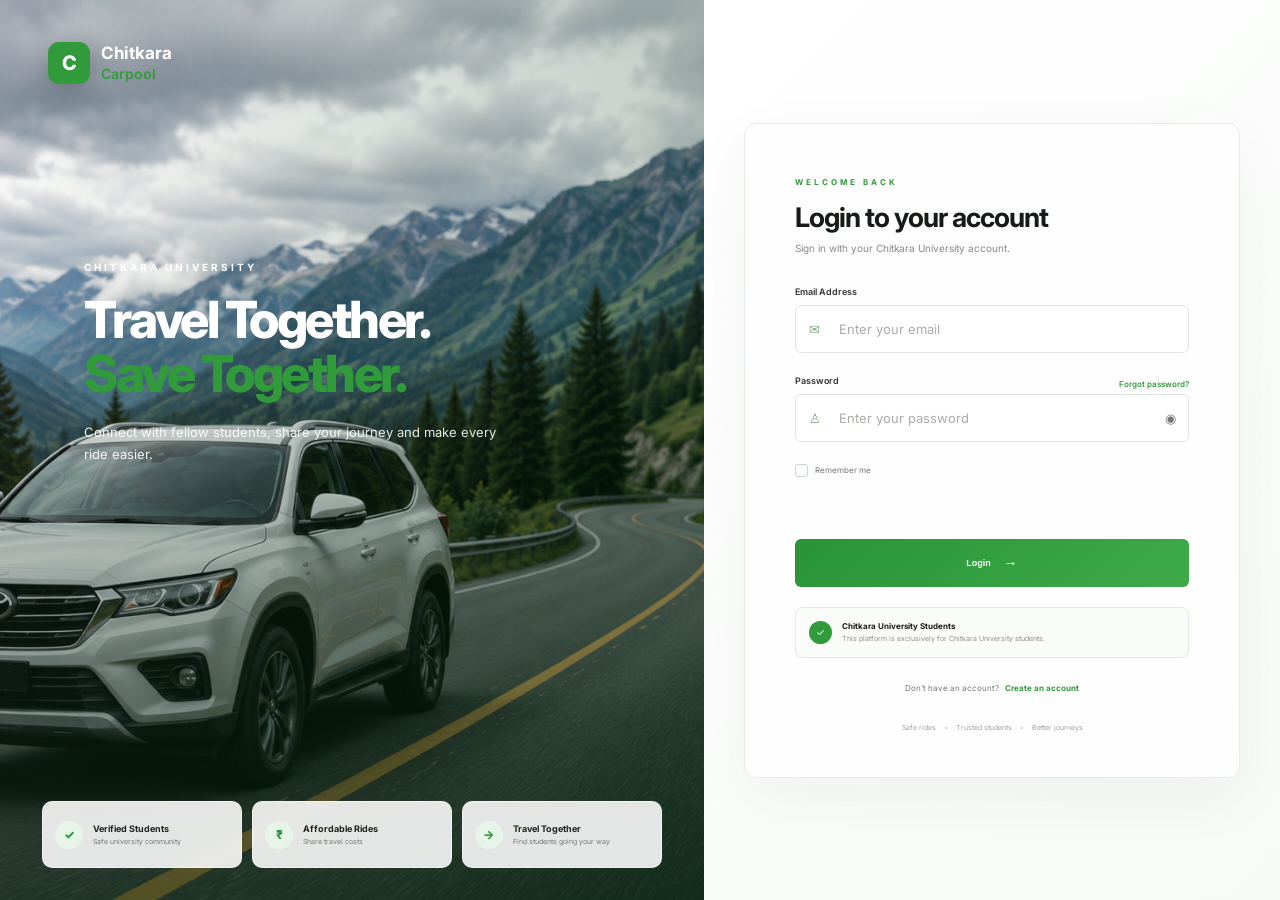
<file: postride.html>
<!DOCTYPE html>
<html lang="en">

<head>

    <meta charset="UTF-8">

    <meta
        name="viewport"
        content="width=device-width, initial-scale=1.0"
    >

    <title>Post a Ride - Chitkara Carpool</title>


    <!-- Google Font -->

    <link
        href="https://fonts.googleapis.com/css2?family=Inter:wght@400;500;600;700;800&display=swap"
        rel="stylesheet"
    >


    <!-- Font Awesome -->

    <link
        rel="stylesheet"
        href="https://cdnjs.cloudflare.com/ajax/libs/font-awesome/6.5.2/css/all.min.css"
    >


    <!-- CSS -->

    <link
        rel="stylesheet"
        href="postride.css"
    >

    <link rel="stylesheet" href="theme.css">

</head>


<body>


<!-- =====================================================
     SIDEBAR
===================================================== -->

<aside class="sidebar">


    <!-- LOGO -->

    <div class="sidebar-logo">

        <div class="logo-box">
            C
        </div>

        <div class="logo-text">

            <strong>
                Chitkara
            </strong>

            <span>
                Carpool
            </span>

        </div>

    </div>



    <!-- NAVIGATION -->

    <nav class="sidebar-nav">


        <a
            href="dashboard.html"
            class="nav-item"
        >

            <i class="fa-solid fa-house"></i>

            <span>
                Home
            </span>

        </a>


        <a
            href="dashboard.html"
            class="nav-item"
        >

            <i class="fa-solid fa-magnifying-glass"></i>

            <span>
                Find a Ride
            </span>

        </a>


        <a
            href="postride.html"
            class="nav-item active"
        >

            <i class="fa-solid fa-plus"></i>

            <span>
                Post a Ride
            </span>

        </a>


        <a
            href="myride.html"
            class="nav-item"
        >

            <i class="fa-solid fa-car"></i>

            <span>
                My Rides
            </span>

        </a>


        <!-- <a
            href="#"
            class="nav-item"
            id="messagesNav"
        >

            <i class="fa-regular fa-message"></i>

            <span>
                Messages
            </span>

        </a> -->


        <!-- <a
            href="#"
            class="nav-item"
        >

            <i class="fa-regular fa-bell"></i>

            <span>
                Notifications
            </span>

        </a>
 -->

     

        <a
            href="profile.html"
            class="nav-item"
        >

            <i class="fa-solid fa-car"></i>

            <span>
                Profile
            </span>

        </a>

        <a
            href="setting.html"
            class="nav-item"
        >
 <i class="fa-solid fa-gear"></i>

            <span>
                Settings
            </span>

        </a>


  


        

    </nav>



    <!-- SAFETY CARD -->

    <div class="safety-card">

        <div class="safety-icon">

            <i class="fa-solid fa-shield-halved"></i>

        </div>


        <h4>
            Travel Safe
        </h4>


        <p>
            Your safety is our priority.
            Travel responsibly with
            verified Chitkara students.
        </p>


        <a href="#">
            Safety Guidelines →
        </a>

    </div>



    <!-- LOGOUT -->

    <button
        class="sidebar-logout"
        onclick="logout()"
    >

        <i class="fa-solid fa-right-from-bracket"></i>

        Logout

    </button>

</aside>



<!-- =====================================================
     MAIN WRAPPER
===================================================== -->

<div class="main-wrapper">


    <!-- HEADER -->

    <header class="top-header">


        <div class="header-left">

            <button
                class="menu-button"
                id="menuButton"
            >

                <i class="fa-solid fa-bars"></i>

            </button>


            <div class="mobile-brand">
                Chitkara Carpool
            </div>

        </div>



        <div class="header-right">


            <button
                class="header-icon"
            >

                <i class="fa-regular fa-bell"></i>

                <span>
                    0
                </span>

            </button>


            <div class="header-user">


                <div
                    class="user-avatar"
                    id="userAvatar"
                >
                    S
                </div>


                <div class="header-user-info">

                    <strong id="userName">
                        Student
                    </strong>

                    <small>
                        Chitkara Student
                    </small>

                </div>

            </div>

        </div>

    </header>



    <!-- =====================================================
         MAIN CONTENT
    ===================================================== -->

    <main class="main-container">


        <!-- PAGE HEADER -->

        <section class="page-heading">


            <div>

                <span class="page-label">
                    SHARE YOUR JOURNEY
                </span>


                <h1>
                    Post a Ride
                </h1>


                <p>
                    Offer your empty seats to fellow
                    Chitkara students travelling your way.
                </p>

            </div>


            <div class="verified-badge">

                <i class="fa-solid fa-circle-check"></i>

                Chitkara Students Only

            </div>

        </section>



        <!-- =====================================================
             FORM + PREVIEW
        ===================================================== -->

        <div class="post-layout">


            <!-- =================================================
                 FORM
            ================================================= -->

            <section class="form-card">


                <div class="card-heading">

                    <div class="heading-icon">

                        <i class="fa-solid fa-route"></i>

                    </div>


                    <div>

                        <h2>
                            Ride Details
                        </h2>

                        <p>
                            Tell students about your journey.
                        </p>

                    </div>

                </div>



                <form id="postRideForm">


                    <!-- ROUTE -->

                    <div class="form-section-title">

                        <span>
                            01
                        </span>

                        Route & Schedule

                    </div>



                    <div class="form-row">


                        <!-- PICKUP -->

                        <div class="input-group">

                            <label for="pickup">

                                <i class="fa-solid fa-location-dot"></i>

                                Pickup Location

                            </label>


                            <select id="pickup">

                                <option value="">
                                    Select pickup
                                </option>

                                <option value="Zirakpur">
                                    Zirakpur
                                </option>

                                <option value="VIP Road">
                                    VIP Road
                                </option>

                                <option value="Mohali">
                                    Mohali
                                </option>

                                <option value="Panchkula">
                                    Panchkula
                                </option>

                                <option value="Patiala">
                                    Patiala
                                </option>

                                <option value="Ludhiana">
                                    Ludhiana
                                </option>

                                <option value="Khanna">
                                    Khanna
                                </option>

                                <option value="Gobindgarh">
                                    Gobindgarh
                                </option>

                                <option value="Ambala">
                                    Ambala
                                </option>

                            </select>

                            <small
                                class="field-error"
                                id="pickupError"
                            ></small>

                        </div>



                        <!-- DESTINATION -->

                        <div class="input-group">

                            <label for="destination">

                                <i class="fa-solid fa-flag-checkered"></i>

                                Destination

                            </label>


                            <select id="destination">

                                <option value="">
                                    Select destination
                                </option>

                                <option value="Chitkara University">
                                    Chitkara University
                                </option>

                                <option value="Rajpura">
                                    Rajpura
                                </option>

                            </select>

                            <small
                                class="field-error"
                                id="destinationError"
                            ></small>

                        </div>

                    </div>



                    <!-- DATE + TIME -->

                    <div class="form-row">


                        <div class="input-group">

                            <label for="rideDate">

                                <i class="fa-regular fa-calendar"></i>

                                Date

                            </label>


                            <input
                                type="date"
                                id="rideDate"
                            >

                            <small
                                class="field-error"
                                id="dateError"
                            ></small>

                        </div>



                        <div class="input-group">

                            <label for="rideTime">

                                <i class="fa-regular fa-clock"></i>

                                Departure Time

                            </label>


                            <input
                                type="time"
                                id="rideTime"
                            >

                            <small
                                class="field-error"
                                id="timeError"
                            ></small>

                        </div>

                    </div>



                    <!-- SEATS + PRICE -->

                    <div class="form-row">


                        <div class="input-group">

                            <label for="seats">

                                <i class="fa-solid fa-user-group"></i>

                                Available Seats

                            </label>


                            <select id="seats">

                                <option value="">
                                    Select seats
                                </option>

                                <option value="1">
                                    1 Seat
                                </option>

                                <option value="2">
                                    2 Seats
                                </option>

                                <option value="3">
                                    3 Seats
                                </option>

                                <option value="4">
                                    4 Seats
                                </option>

                            </select>

                            <small
                                class="field-error"
                                id="seatsError"
                            ></small>

                        </div>



                        <div class="input-group">

                            <label for="price">

                                <i class="fa-solid fa-indian-rupee-sign"></i>

                                Price Per Seat

                            </label>


                            <div class="input-with-prefix">

                                <span>
                                    ₹
                                </span>

                                <input
                                    type="number"
                                    id="price"
                                    min="1"
                                    max="1000"
                                    placeholder="40"
                                >

                            </div>


                            <small
                                class="field-error"
                                id="priceError"
                            ></small>

                        </div>

                    </div>



                    <!-- VEHICLE -->

                    <div class="form-section-title vehicle-title">

                        <span>
                            02
                        </span>

                        Vehicle Information

                    </div>



                    <div class="form-row">


                        <div class="input-group">

                            <label for="carModel">

                                <i class="fa-solid fa-car-side"></i>

                                Car Model

                            </label>


                            <input
                                type="text"
                                id="carModel"
                                placeholder="e.g. Swift Dzire"
                            >

                            <small
                                class="field-error"
                                id="carModelError"
                            ></small>

                        </div>



                        <div class="input-group">

                            <label for="carColor">

                                <i class="fa-solid fa-palette"></i>

                                Car Color

                            </label>


                            <input
                                type="text"
                                id="carColor"
                                placeholder="e.g. White"
                            >

                            <small
                                class="field-error"
                                id="carColorError"
                            ></small>

                        </div>

                    </div>



                    <div class="input-group">

                        <label for="carNumber">

                            <i class="fa-solid fa-hashtag"></i>

                            Vehicle Number

                        </label>


                        <input
                            type="text"
                            id="carNumber"
                            placeholder="e.g. PB65AB1234"
                            maxlength="12"
                        >


                        <small
                            class="field-error"
                            id="carNumberError"
                        ></small>

                    </div>



                    <!-- NOTES -->

                    <div class="input-group">

                        <label for="notes">

                            <i class="fa-regular fa-note-sticky"></i>

                            Additional Notes
                            <span>(Optional)</span>

                        </label>


                        <textarea
                            id="notes"
                            rows="3"
                            placeholder="e.g. I'll leave from the main gate at 7:45 AM..."
                        ></textarea>

                    </div>



                    <!-- ERROR -->

                    <div
                        id="formError"
                        class="form-error"
                    ></div>


                    <!-- SUBMIT -->

                    <button
                        type="submit"
                        class="post-button"
                    >

                        <span>
                            Post My Ride
                        </span>

                        <i class="fa-solid fa-arrow-right"></i>

                    </button>


                </form>

            </section>



            <!-- =================================================
                 PREVIEW
            ================================================= -->

            <aside class="preview-column">


                <!-- PREVIEW CARD -->

                <section class="preview-card">


                    <div class="preview-header">

                        <div>

                            <span>
                                RIDE PREVIEW
                            </span>

                            <h2>
                                How students will see it
                            </h2>

                        </div>


                        <div class="live-dot">
                            <span></span>
                            Live
                        </div>

                    </div>



                    <!-- DRIVER -->

                    <div class="preview-driver">


                        <div
                            class="preview-avatar"
                            id="previewAvatar"
                        >
                            S
                        </div>


                        <div>

                            <strong id="previewDriver">
                                You
                            </strong>

                            <span>
                                Chitkara Verified Student
                            </span>

                        </div>


                        <div class="verified">

                            <i class="fa-solid fa-circle-check"></i>

                        </div>

                    </div>



                    <!-- ROUTE -->

                    <div class="preview-route">


                        <div class="route-point">

                            <div class="route-icon pickup">
                                <i class="fa-solid fa-location-dot"></i>
                            </div>


                            <div>

                                <small>
                                    PICKUP
                                </small>

                                <strong id="previewPickup">
                                    Select pickup
                                </strong>

                            </div>

                        </div>



                        <div class="route-connector"></div>



                        <div class="route-point">

                            <div class="route-icon destination">
                                <i class="fa-solid fa-flag-checkered"></i>
                            </div>


                            <div>

                                <small>
                                    DESTINATION
                                </small>

                                <strong id="previewDestination">
                                    Chitkara University
                                </strong>

                            </div>

                        </div>

                    </div>



                    <!-- DETAILS -->

                    <div class="preview-details">


                        <div>

                            <i class="fa-regular fa-calendar"></i>

                            <span id="previewDate">
                                Select date
                            </span>

                        </div>


                        <div>

                            <i class="fa-regular fa-clock"></i>

                            <span id="previewTime">
                                Select time
                            </span>

                        </div>


                        <div>

                            <i class="fa-solid fa-user-group"></i>

                            <span id="previewSeats">
                                0 seats
                            </span>

                        </div>

                    </div>



                    <!-- PRICE -->

                    <div class="preview-bottom">


                        <div>

                            <small>
                                PRICE PER SEAT
                            </small>

                            <strong id="previewPrice">
                                ₹0
                            </strong>

                        </div>


                        <div class="car-mini">

                            <i class="fa-solid fa-car-side"></i>

                            <span id="previewCar">
                                Your car

                            </span>

                        </div>

                    </div>

                </section>



                <!-- TIPS -->

                <section class="tips-card">


                    <div class="tips-title">

                        <div class="tips-icon">

                            <i class="fa-regular fa-lightbulb"></i>

                        </div>


                        <div>

                            <strong>
                                Tips for a great ride
                            </strong>

                            <span>
                                Help fellow students find you easily
                            </span>

                        </div>

                    </div>


                    <ul>

                        <li>

                            <i class="fa-solid fa-check"></i>

                            Keep your pickup location specific.

                        </li>


                        <li>

                            <i class="fa-solid fa-check"></i>

                            Set a fair price for fellow students.

                        </li>


                        <li>

                            <i class="fa-solid fa-check"></i>

                            Add your exact vehicle details.

                        </li>


                        <li>

                            <i class="fa-solid fa-check"></i>

                            Be punctual at the pickup point.

                        </li>

                    </ul>

                </section>


            </aside>

        </div>

    </main>

</div>



<!-- =====================================================
     SUCCESS MODAL
===================================================== -->

<div
    id="successModal"
    class="success-overlay"
>


    <div class="success-card">


        <div class="success-icon">

            <i class="fa-solid fa-check"></i>

        </div>


        <h2>
            Ride Posted!
        </h2>


        <p>
            Your ride has been successfully posted.
            Fellow Chitkara students can now request
            a seat.
        </p>


        <div class="success-actions">

            <button
                id="viewRidesButton"
                class="secondary-button"
            >
                My Rides
            </button>


            <button
                id="findRideButton"
                class="primary-button"
            >
                Find a Ride
            </button>

        </div>

    </div>

</div>



<!-- MOBILE OVERLAY -->

<div
    id="sidebarOverlay"
    class="sidebar-overlay"
></div>



<script src="postride.js"></script>
<script src="theme.js"></script>

</body>

</html>
</file>
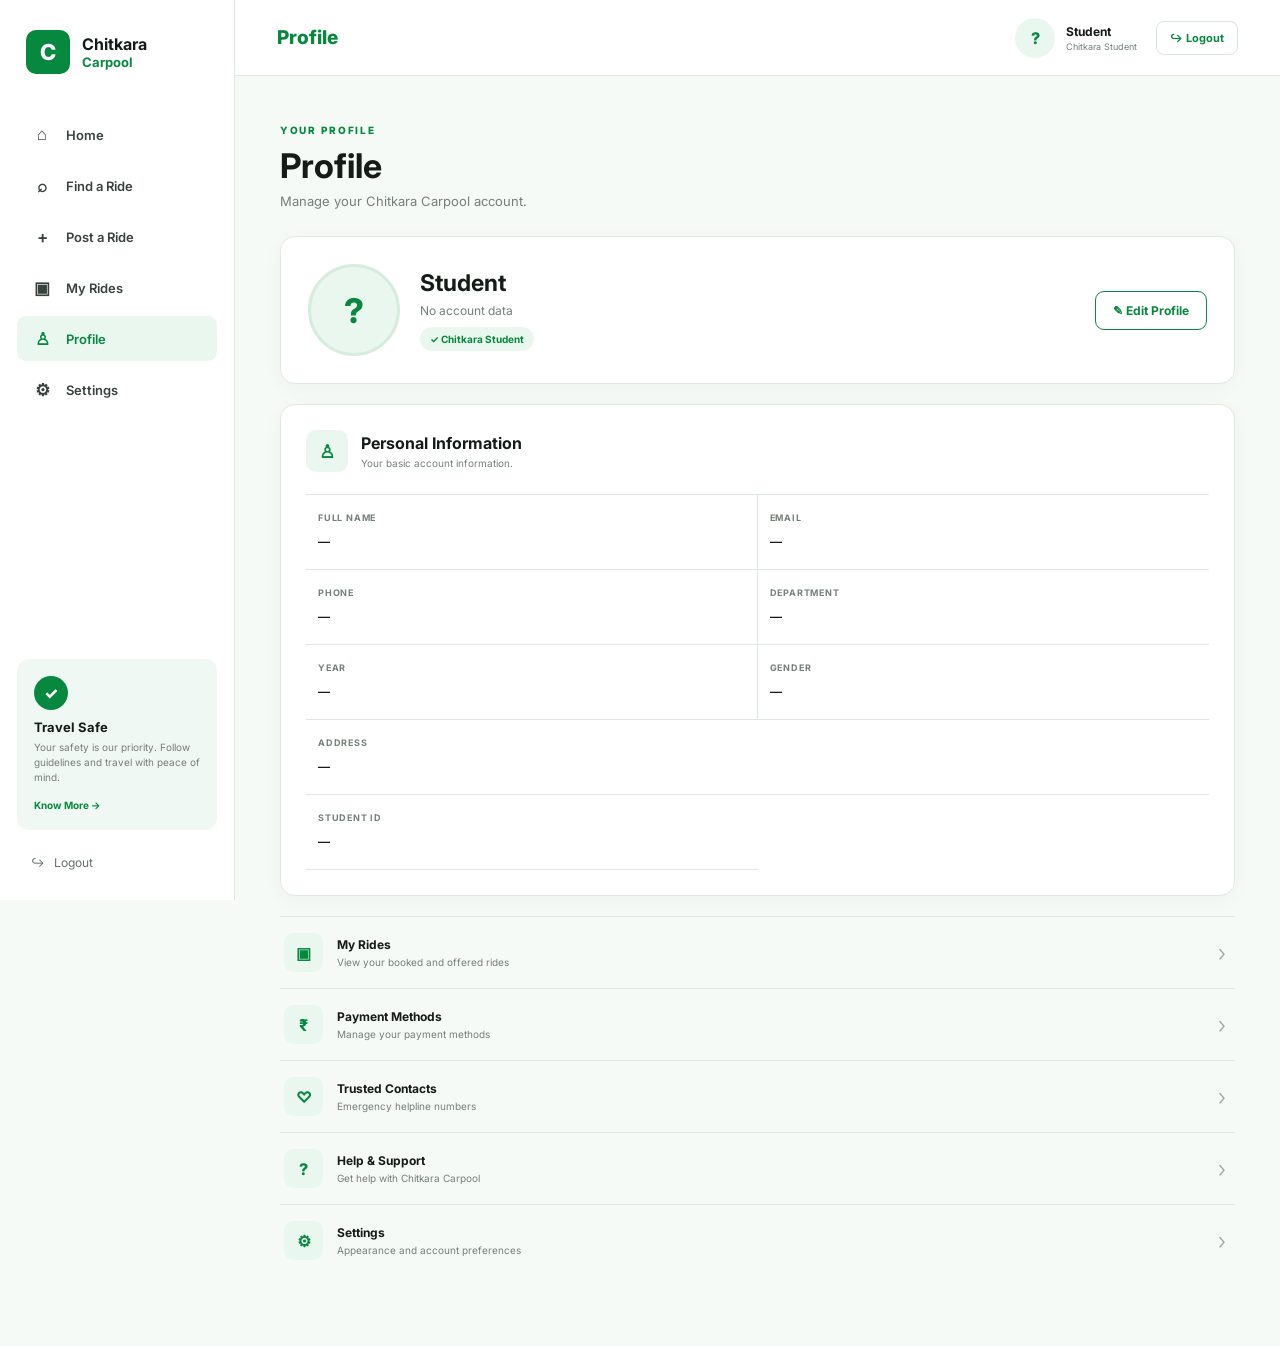
<file: profile.html>
<!DOCTYPE html>
<html lang="en">

<head>

    <meta charset="UTF-8">

    <meta
        name="viewport"
        content="width=device-width, initial-scale=1.0"
    >

    <title>Profile - Chitkara Carpool</title>

    <!-- Google Font -->
    <link
        href="https://fonts.googleapis.com/css2?family=Inter:wght@400;500;600;700;800&display=swap"
        rel="stylesheet"
    >

    <!-- Profile CSS -->
    <link rel="stylesheet" href="profile.css">

    <!-- Global Theme -->
    <link rel="stylesheet" href="theme.css">

</head>


<body>


<div class="dashboard">


    <!-- =================================================
         SIDEBAR
    ================================================== -->

    <aside class="sidebar">


        <!-- LOGO -->

        <div class="sidebar-logo">

            <div class="logo-box">
                C
            </div>

            <div class="logo-name">

                <strong>
                    Chitkara
                </strong>

                <span>
                    Carpool
                </span>

            </div>

        </div>



        <!-- NAVIGATION -->

        <nav class="sidebar-nav">


            <a
                href="dashboard.html"
                class="sidebar-item"
            >
                <span>⌂</span>
                Home
            </a>


            <a
                href="dashboard.html#findRide"
                class="sidebar-item"
            >
                <span>⌕</span>
                Find a Ride
            </a>


            <a
                href="postride.html"
                class="sidebar-item"
            >
                <span>+</span>
                Post a Ride
            </a>


            <a
                href="myride.html"
                class="sidebar-item"
            >
                <span>▣</span>
                My Rides
            </a>


            <!-- <a
                href="#"
                class="sidebar-item"
                onclick="openMessages(event)"
            >
                <span>▢</span>
                Messages
            </a> -->


            <!-- <a
                href="#"
                class="sidebar-item"
                onclick="openNotifications(event)"
            >
                <span>♧</span>
                Notifications
            </a> -->


            <a
                href="profile.html"
                class="sidebar-item active"
            >
                <span>♙</span>
                Profile
            </a>


            <a
                href="setting.html"
                class="sidebar-item"
            >
                <span>⚙</span>
                Settings
            </a>


        </nav>



        <!-- =================================================
             SAFETY CARD
        ================================================== -->

        <div class="safety-card">

            <div class="safety-circle">
                ✓
            </div>

            <h3>
                Travel Safe
            </h3>

            <p>
                Your safety is our priority.
                Follow guidelines and travel
                with peace of mind.
            </p>

            <a href="#">
                Know More →
            </a>

        </div>



        <!-- LOGOUT -->

        <button
            class="sidebar-logout"
            onclick="logout()"
        >
            ↪ &nbsp; Logout
        </button>


    </aside>



    <!-- =================================================
         MAIN AREA
    ================================================== -->

    <main class="main-area">


        <!-- =================================================
             TOP BAR
        ================================================== -->

        <header class="topbar">


            <div class="page-title">
                Profile
            </div>


            <div class="top-user">


                <div
                    class="profile-avatar"
                    id="topUserAvatar"
                >
                    S
                </div>


                <div>

                    <strong id="topUserName">
                        Student
                    </strong>

                    <span>
                        Chitkara Student
                    </span>

                </div>


                <button
                    class="top-logout"
                    onclick="logout()"
                >
                    ↪ Logout
                </button>


            </div>


        </header>



        <!-- =================================================
             PAGE CONTENT
        ================================================== -->

        <div class="content">


            <!-- PAGE HEADING -->

            <div class="page-heading">

                <span>
                    YOUR PROFILE
                </span>

                <h1>
                    Profile
                </h1>

                <p>
                    Manage your Chitkara Carpool account.
                </p>

            </div>



            <!-- =================================================
                 PROFILE CARD
            ================================================== -->

            <section class="profile-card">


                <div class="profile-main">


                    <!-- PROFILE PHOTO -->

                    <div
                        class="profile-photo"
                        id="profilePhoto"
                    >
                        S
                    </div>


                    <!-- USER DETAILS -->

                    <div class="profile-details">

                        <h2 id="profileName">
                            Student
                        </h2>

                        <p id="profileEmail">
                            student@chitkara.edu.in
                        </p>

                        <span class="student-badge">
                            ✓ Chitkara Student
                        </span>

                    </div>


                </div>



                <!-- EDIT PROFILE -->

                <button
                    class="edit-profile-button"
                    onclick="editProfile()"
                >
                    ✎ Edit Profile
                </button>


            </section>



            <!-- =================================================
                 PERSONAL INFORMATION
            ================================================== -->

            <section class="information-card">


                <div class="section-heading">

                    <div class="section-icon">
                        ♙
                    </div>

                    <div>

                        <h2>
                            Personal Information
                        </h2>

                        <p>
                            Your basic account information.
                        </p>

                    </div>

                </div>



                <div class="information-grid">


                    <!-- NAME -->

                    <div class="information-item">

                        <span>
                            FULL NAME
                        </span>

                        <strong id="infoName">
                            —
                        </strong>

                    </div>



                    <!-- EMAIL -->

                    <div class="information-item">

                        <span>
                            EMAIL
                        </span>

                        <strong id="infoEmail">
                            —
                        </strong>

                    </div>



                    <!-- PHONE -->

                    <div class="information-item">

                        <span>
                            PHONE
                        </span>

                        <strong id="infoPhone">
                            —
                        </strong>

                    </div>



                    <!-- DEPARTMENT -->

                    <div class="information-item">

                        <span>
                            DEPARTMENT
                        </span>

                        <strong id="infoDepartment">
                            —
                        </strong>

                    </div>



                    <!-- YEAR -->

                    <div class="information-item">

                        <span>
                            YEAR
                        </span>

                        <strong id="infoYear">
                            —
                        </strong>

                    </div>



                    <!-- GENDER -->

                    <div class="information-item">

                        <span>
                            GENDER
                        </span>

                        <strong id="infoGender">
                            —
                        </strong>

                    </div>



                    <!-- ADDRESS -->

                    <div class="information-item full">

                        <span>
                            ADDRESS
                        </span>

                        <strong id="infoAddress">
                            —
                        </strong>

                    </div>



                    <!-- STUDENT ID -->

                    <div class="information-item">

                        <span>
                            STUDENT ID
                        </span>

                        <strong id="infoStudentId">
                            —
                        </strong>

                    </div>


                </div>


            </section>



            <!-- =================================================
                 ACCOUNT OPTIONS
            ================================================== -->

            <!-- <section class="options-card">


                <div class="section-heading">

                    <div class="section-icon">
                        ⚙
                    </div>

                    <div>

                        <h2>
                            Account
                        </h2>

                        <p>
                            Manage your account and preferences.
                        </p>

                    </div>

                </div> -->



                <div class="profile-options">


                    <!-- MY RIDES -->

                    <a
                        href="myride.html"
                        class="profile-option"
                    >

                        <div class="option-icon">
                            ▣
                        </div>

                        <div class="option-content">

                            <strong>
                                My Rides
                            </strong>

                            <small>
                                View your booked and offered rides
                            </small>

                        </div>

                        <span class="option-arrow">
                            ›
                        </span>

                    </a>



                    <!-- PAYMENT METHODS -->

                    <a
                        href="payment.html"
                        class="profile-option"
                    >

                        <div class="option-icon">
                            ₹
                        </div>

                        <div class="option-content">

                            <strong>
                                Payment Methods
                            </strong>

                            <small>
                                Manage your payment methods
                            </small>

                        </div>

                        <span class="option-arrow">
                            ›
                        </span>

                    </a>



                    <!-- TRUSTED CONTACTS -->

                    <button
                        class="profile-option"
                        onclick="openTrustedContacts()"
                    >

                        <div class="option-icon">
                            ♡
                        </div>

                        <div class="option-content">

                            <strong>
                                Trusted Contacts
                            </strong>

                            <small>
                                Emergency helpline numbers
                            </small>

                        </div>

                        <span class="option-arrow">
                            ›
                        </span>

                    </button>



                    <!-- HELP & SUPPORT -->

                    <button
                        class="profile-option"
                        onclick="openHelpSupport()"
                    >

                        <div class="option-icon">
                            ?
                        </div>

                        <div class="option-content">

                            <strong>
                                Help & Support
                            </strong>

                            <small>
                                Get help with Chitkara Carpool
                            </small>

                        </div>

                        <span class="option-arrow">
                            ›
                        </span>

                    </button>



                    <!-- SETTINGS -->

                    <a
                        href="setting.html"
                        class="profile-option"
                    >

                        <div class="option-icon">
                            ⚙
                        </div>

                        <div class="option-content">

                            <strong>
                                Settings
                            </strong>

                            <small>
                                Appearance and account preferences
                            </small>

                        </div>

                        <span class="option-arrow">
                            ›
                        </span>

                    </a>


                </div>


            </section>


        </div>


    </main>


</div>



<!-- =====================================================
     EDIT PROFILE MODAL
====================================================== -->

<div
    id="editProfileModal"
    class="modal-overlay"
>


    <div class="edit-profile-modal">


        <!-- CLOSE -->

        <button
            class="close-modal"
            onclick="closeEditProfile()"
        >
            ×
        </button>



        <!-- HEADING -->

        <div class="modal-heading">

            <div class="modal-icon">
                ✎
            </div>

            <div>

                <h2>
                    Edit Profile
                </h2>

                <p>
                    Update your personal information.
                </p>

            </div>

        </div>



        <!-- =================================================
             PHOTO SECTION
        ================================================== -->

        <div class="edit-photo-section">


            <div
                id="editPhotoPreview"
                class="edit-photo-preview"
            >
                S
            </div>


            <div class="photo-actions">


                <label
                    for="profileImageInput"
                    class="change-photo-button"
                >
                    Change Photo
                </label>


                <input
                    type="file"
                    id="profileImageInput"
                    accept="image/*"
                    hidden
                >


                <button
                    type="button"
                    class="delete-photo-button"
                    onclick="deleteProfilePicture()"
                >
                    Delete Photo
                </button>


                <small>
                    JPG, PNG or WEBP
                </small>


            </div>


        </div>



        <!-- =================================================
             EDIT FORM
        ================================================== -->

        <form
            id="editProfileForm"
            onsubmit="saveProfileChanges(event)"
        >


            <div class="form-grid">


                <!-- FULL NAME -->

                <div class="form-group">

                    <label>
                        Full Name
                    </label>

                    <input
                        type="text"
                        id="editName"
                        placeholder="Enter your full name"
                        required
                    >

                </div>



                <!-- EMAIL -->

                <div class="form-group">

                    <label>
                        Email
                    </label>

                    <input
                        type="email"
                        id="editEmail"
                        placeholder="Enter your email"
                        disabled
                    >

                    <small>
                        Email cannot be changed.
                    </small>

                </div>



                <!-- PHONE -->

                <div class="form-group">

                    <label>
                        Phone Number
                    </label>

                    <input
                        type="tel"
                        id="editPhone"
                        placeholder="10 digit phone number"
                        maxlength="10"
                    >

                </div>



                <!-- DEPARTMENT -->

                <div class="form-group">

                    <label>
                        Department
                    </label>

                    <input
                        type="text"
                        id="editDepartment"
                        placeholder="e.g. CSE"
                        required
                    >

                </div>



                <!-- YEAR -->

                <div class="form-group">

                    <label>
                        Year
                    </label>

                    <select
                        id="editYear"
                        required
                    >

                        <option value="">
                            Select year
                        </option>

                        <option value="1st Year">
                            1st Year
                        </option>

                        <option value="2nd Year">
                            2nd Year
                        </option>

                        <option value="3rd Year">
                            3rd Year
                        </option>

                        <option value="4th Year">
                            4th Year
                        </option>

                    </select>

                </div>



                <!-- GENDER -->

                <div class="form-group">

                    <label>
                        Gender
                    </label>

                    <select
                        id="editGender"
                        required
                    >

                        <option value="">
                            Select gender
                        </option>

                        <option value="Male">
                            Male
                        </option>

                        <option value="Female">
                            Female
                        </option>

                        <option value="Other">
                            Other
                        </option>

                        <option value="Prefer not to say">
                            Prefer not to say
                        </option>

                    </select>

                </div>



                <!-- ADDRESS -->

                <div class="form-group full-width">

                    <label>
                        Address
                    </label>

                    <textarea
                        id="editAddress"
                        placeholder="Enter your address"
                        rows="3"
                        required
                    ></textarea>

                </div>



                <!-- STUDENT ID -->

                <div class="form-group">

                    <label>
                        Student ID
                    </label>

                    <input
                        type="text"
                        id="editStudentId"
                        placeholder="Enter student ID"
                        required
                    >

                </div>


            </div>



            <!-- ERROR -->

            <div
                id="editProfileError"
                class="form-error"
            ></div>



            <!-- BUTTONS -->

            <div class="modal-buttons">


                <button
                    type="button"
                    class="cancel-button"
                    onclick="closeEditProfile()"
                >
                    Cancel
                </button>


                <button
                    type="submit"
                    class="save-profile-button"
                >
                    Save Changes
                </button>


            </div>


        </form>


    </div>


</div>



<!-- =====================================================
     TRUSTED CONTACTS POPUP
====================================================== -->

<div
    id="trustedContactsModal"
    class="popup-overlay"
>


    <div class="contact-popup">


        <!-- CLOSE -->

        <button
            class="popup-close"
            onclick="closeTrustedContacts()"
        >
            ×
        </button>



        <div class="popup-icon">
            ☎
        </div>


        <h2>
            Trusted Contacts
        </h2>


        <p>
            Use these numbers for emergency assistance.
        </p>



        <!-- HELPLINES -->

        <div class="helpline-list">


            <a
                href="tel:112"
                class="helpline"
            >

                <div>

                    <strong>
                        Emergency Helpline
                    </strong>

                    <span>
                        112
                    </span>

                </div>

                <b>
                    ☎
                </b>

            </a>



            <a
                href="tel:181"
                class="helpline"
            >

                <div>

                    <strong>
                        Women Helpline
                    </strong>

                    <span>
                        181
                    </span>

                </div>

                <b>
                    ☎
                </b>

            </a>



            <a
                href="tel:1091"
                class="helpline"
            >

                <div>

                    <strong>
                        Women in Distress
                    </strong>

                    <span>
                        1091
                    </span>

                </div>

                <b>
                    ☎
                </b>

            </a>


        </div>



        <button
            class="popup-done"
            onclick="closeTrustedContacts()"
        >
            Done
        </button>


    </div>


</div>



<!-- =====================================================
     HELP & SUPPORT POPUP
====================================================== -->

<div
    id="helpSupportModal"
    class="popup-overlay"
>


    <div class="contact-popup">


        <!-- CLOSE -->

        <button
            class="popup-close"
            onclick="closeHelpSupport()"
        >
            ×
        </button>



        <div class="popup-icon">
            ?
        </div>


        <h2>
            Help & Support
        </h2>


        <p>
            Need help with Chitkara Carpool?
        </p>



        <!-- SUPPORT OPTIONS -->

        <div class="support-options">


            <!-- CONTACT -->

            <a
                href="mailto:support@chitkaracarpool.com"
                class="support-option"
            >

                <span>
                    ✉
                </span>

                <div>

                    <strong>
                        Contact Support
                    </strong>

                    <small>
                        Email our support team
                    </small>

                </div>

                <b>
                    ›
                </b>

            </a>



            <!-- FAQ -->

            <button
                class="support-option"
                onclick="showFAQ()"
            >

                <span>
                    ?
                </span>

                <div>

                    <strong>
                        Frequently Asked Questions
                    </strong>

                    <small>
                        Find answers to common questions
                    </small>

                </div>

                <b>
                    ›
                </b>

            </button>



            <!-- REPORT -->

            <a
                href="mailto:support@chitkaracarpool.com?subject=Report%20a%20Problem"
                class="support-option"
            >

                <span>
                    !
                </span>

                <div>

                    <strong>
                        Report a Problem
                    </strong>

                    <small>
                        Tell us about an issue
                    </small>

                </div>

                <b>
                    ›
                </b>

            </a>


        </div>



        <button
            class="popup-done"
            onclick="closeHelpSupport()"
        >
            Done
        </button>


    </div>


</div>



<!-- =====================================================
     JAVASCRIPT
====================================================== -->

<script src="profile.js"></script>

<script src="theme.js"></script>


</body>

</html>
</file>
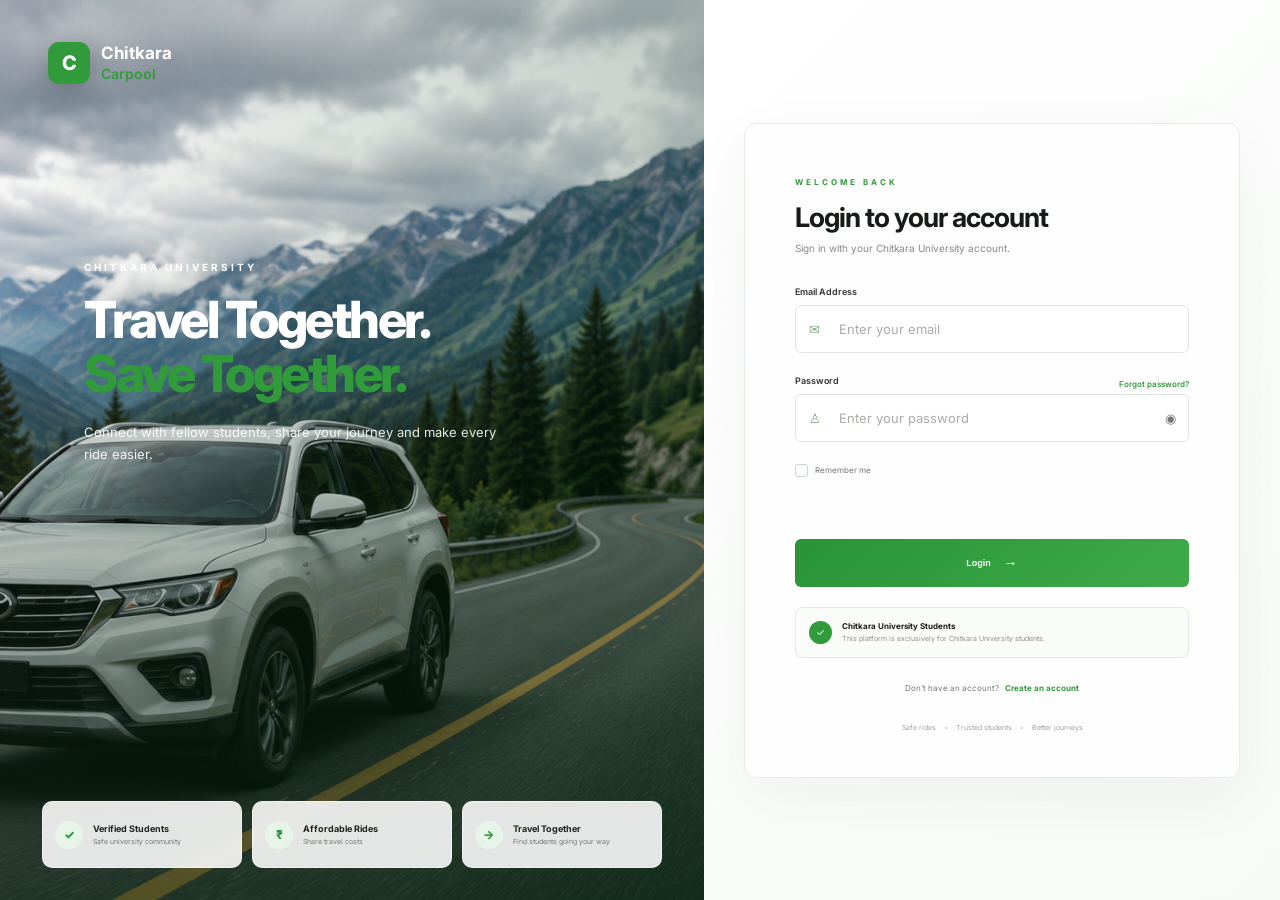
<file: ride.html>
<!DOCTYPE html>
<html lang="en">

<head>

    <meta charset="UTF-8">

    <meta
        name="viewport"
        content="width=device-width, initial-scale=1.0"
    >

    <title>Ride Details - Chitkara Carpool</title>


    <!-- Google Font -->
    <link
        href="https://fonts.googleapis.com/css2?family=Inter:wght@400;500;600;700;800&display=swap"
        rel="stylesheet"
    >


    <!-- Ride CSS -->
    <link rel="stylesheet" href="ride.css">

    <link rel="stylesheet" href="theme.css">

</head>


<body>


<!-- =====================================================
     PAGE
===================================================== -->

<div class="ride-page">


    <!-- =================================================
         TOPBAR
    ================================================== -->

    <header class="ride-topbar">


        <div class="topbar-left">

            <button
                class="back-button"
                onclick="goBack()"
                aria-label="Go back"
            >
                ←
            </button>


            <div class="brand-small">

                <div class="brand-logo">
                    C
                </div>

                <div>
                    <strong>
                        Chitkara
                    </strong>

                    <span>
                        Carpool
                    </span>
                </div>

            </div>

        </div>


        <div class="topbar-title">

            <span>
                RIDE DETAILS
            </span>

            <h2>
                Carpool Details
            </h2>

        </div>


        <div class="topbar-user">

            <div class="mini-avatar">
                J
            </div>

        </div>

    </header>



    <!-- =================================================
         MAIN CONTENT
    ================================================== -->

    <main class="ride-container">


        <!-- =================================================
             BREADCRUMB
        ================================================== -->

        <div class="breadcrumb">

            <a href="dashboard.html">
                Home
            </a>

            <span>→</span>

            <span>
                Find a Ride
            </span>

            <span>→</span>

            <strong>
                Ride Details
            </strong>

        </div>



        <!-- =================================================
             MAIN GRID
        ================================================== -->

        <div class="ride-layout">


            <!-- =============================================
                 LEFT COLUMN
            ============================================== -->

            <div class="ride-main">


                <!-- =========================================
                     DRIVER HERO
                ========================================== -->

                <section class="driver-hero">


                    <div class="driver-info">


                        <div class="driver-photo-wrapper">

                            <img
                                id="driverPhoto"
                                src=""
                                alt="Driver"
                                class="driver-photo"
                            >

                            <span class="verified-badge">
                                ✓
                            </span>

                        </div>


                        <div class="driver-text">

                            <div class="student-label">
                                CHITKARA UNIVERSITY STUDENT
                            </div>


                            <h1 id="driverName">
                                Driver Name
                            </h1>


                            <div class="rating-line">

                                <span
                                    id="driverRating"
                                    class="rating"
                                >
                                    ★ 4.8
                                </span>


                                <span
                                    id="reviewCount"
                                    class="reviews"
                                >
                                    (24 reviews)
                                </span>

                            </div>


                            <p>
                                Verified student driver
                            </p>

                        </div>

                    </div>



                    <!-- DRIVER STATS -->

                    <div class="driver-stats">


                        <div class="stat">

                            <strong id="rideCount">
                                24
                            </strong>

                            <span>
                                Rides
                            </span>

                        </div>


                        <div class="stat">

                            <strong>
                                ✓
                            </strong>

                            <span>
                                Verified
                            </span>

                        </div>


                        <div class="stat">

                            <strong>
                                4.8
                            </strong>

                            <span>
                                Rating
                            </span>

                        </div>


                    </div>

                </section>



                <!-- =========================================
                     ROUTE
                ========================================== -->

                <section class="content-card route-card">


                    <div class="card-heading">

                        <div>

                            <span class="section-label">
                                YOUR JOURNEY
                            </span>

                            <h2>
                                Route Information
                            </h2>

                        </div>

                    </div>



                    <div class="route-container">


                        <!-- PICKUP -->

                        <div class="route-item">


                            <div class="route-marker pickup-marker">
                                <span></span>
                            </div>


                            <div class="route-content">

                                <span>
                                    PICKUP
                                </span>

                                <strong
                                    id="pickupLocation"
                                >
                                    Zirakpur Bus Stand
                                </strong>

                                <p
                                    id="pickupDetail"
                                >
                                    Near Domino's, Chandigarh Road
                                </p>

                            </div>


                            <div class="route-time">

                                <span>
                                    DEPARTURE
                                </span>

                                <strong id="rideTime">
                                    08:00 AM
                                </strong>

                            </div>

                        </div>



                        <!-- CONNECTING LINE -->

                        <div class="route-connector">

                            <div></div>

                        </div>



                        <!-- DESTINATION -->

                        <div class="route-item">


                            <div class="route-marker destination-marker">
                                <span></span>
                            </div>


                            <div class="route-content">

                                <span>
                                    DESTINATION
                                </span>

                                <strong
                                    id="destinationLocation"
                                >
                                    Chitkara University
                                </strong>

                                <p
                                    id="destinationDetail"
                                >
                                    Rajpura, Punjab
                                </p>

                            </div>

                        </div>

                    </div>

                </section>



                <!-- =========================================
                     RIDE INFORMATION
                ========================================== -->

                <section class="content-card">


                    <div class="card-heading">

                        <div>

                            <span class="section-label">
                                RIDE INFORMATION
                            </span>

                            <h2>
                                Trip Details
                            </h2>

                        </div>

                    </div>


                    <div class="trip-grid">


                        <div class="trip-item">

                            <div class="trip-icon">
                                ◷
                            </div>

                            <div>

                                <span>
                                    DATE
                                </span>

                                <strong id="rideDate">
                                    18 August 2026
                                </strong>

                            </div>

                        </div>


                        <div class="trip-item">

                            <div class="trip-icon">
                                ♙
                            </div>

                            <div>

                                <span>
                                    SEATS AVAILABLE
                                </span>

                                <strong id="rideSeats">
                                    4 Seats
                                </strong>

                            </div>

                        </div>


                        <div class="trip-item">

                            <div class="trip-icon">
                                ₹
                            </div>

                            <div>

                                <span>
                                    PRICE / SEAT
                                </span>

                                <strong id="ridePrice">
                                    ₹40
                                </strong>

                            </div>

                        </div>

                    </div>

                </section>



                <!-- =========================================
                     CAR DETAILS
                ========================================== -->

                <section class="content-card">


                    <div class="card-heading">

                        <div>

                            <span class="section-label">
                                VEHICLE
                            </span>

                            <h2>
                                Car Details
                            </h2>

                        </div>

                    </div>


                    <div class="car-details">


                        <div class="car-image">
                            🚗
                        </div>


                        <div class="car-information">

                            <strong id="carName">
                                Swift Dzire
                            </strong>


                            <p>

                                <span id="carColor">
                                    White
                                </span>

                                <span class="dot">
                                    •
                                </span>

                                <span id="carNumber">
                                    PB65XX1234
                                </span>

                            </p>

                        </div>


                        <div class="vehicle-status">

                            <span>
                                ✓
                            </span>

                            Verified Vehicle

                        </div>

                    </div>

                </section>



                <!-- =========================================
                     REVIEWS
                ========================================== -->

                <section class="content-card reviews-section">


                    <div class="card-heading">

                        <div>

                            <span class="section-label">
                                DRIVER REVIEWS
                            </span>

                            <h2>
                                What passengers say
                            </h2>

                        </div>

                    </div>



                    <div class="rating-summary">


                        <div class="big-rating">

                            <strong id="bigRating">
                                4.8
                            </strong>

                            <div class="stars">
                                ★★★★★
                            </div>

                            <span>
                                Based on
                                <b id="ratingTotal">24</b>
                                reviews
                            </span>

                        </div>



                        <div class="rating-bars">


                            <div class="rating-bar">

                                <span>
                                    5 ★
                                </span>

                                <div>
                                    <i style="width:85%;"></i>
                                </div>

                                <span>
                                    18
                                </span>

                            </div>


                            <div class="rating-bar">

                                <span>
                                    4 ★
                                </span>

                                <div>
                                    <i style="width:35%;"></i>
                                </div>

                                <span>
                                    5
                                </span>

                            </div>


                            <div class="rating-bar">

                                <span>
                                    3 ★
                                </span>

                                <div>
                                    <i style="width:10%;"></i>
                                </div>

                                <span>
                                    1
                                </span>

                            </div>


                            <div class="rating-bar">

                                <span>
                                    2 ★
                                </span>

                                <div>
                                    <i style="width:0%;"></i>
                                </div>

                                <span>
                                    0
                                </span>

                            </div>


                            <div class="rating-bar">

                                <span>
                                    1 ★
                                </span>

                                <div>
                                    <i style="width:0%;"></i>
                                </div>

                                <span>
                                    0
                                </span>

                            </div>


                        </div>

                    </div>



                    <!-- REVIEWS WILL BE INSERTED BY JS -->

                    <div
                        id="reviewsContainer"
                        class="reviews-container"
                    ></div>


                </section>


            </div>



            <!-- =============================================
                 RIGHT SIDEBAR
            ============================================== -->

            <aside class="ride-sidebar">


                <!-- =========================================
                     REQUEST CARD
                ========================================== -->

                <div class="request-card">


                    <div class="request-top">

                        <span class="section-label">
                            READY TO GO?
                        </span>

                        <h2>
                            Reserve your seat
                        </h2>

                        <p>
                            Join this ride and travel
                            comfortably with a fellow
                            Chitkara student.
                        </p>

                    </div>


                    <div class="price-box">

                        <span>
                            PRICE PER SEAT
                        </span>

                        <strong id="sidebarPrice">
                            ₹40
                        </strong>

                    </div>


                    <div class="seat-info">

                        <span>
                            Available seats
                        </span>

                        <strong id="sidebarSeats">
                            4
                        </strong>

                    </div>


                    <button
                        class="request-button"
                        onclick="requestSeat()"
                    >
                        Request Seat
                        <span>
                            →
                        </span>
                    </button>


                    <p class="payment-note">
                        Payment will be collected
                        directly by the driver.
                    </p>

                </div>



                <!-- =========================================
                     CONTACT CARD
                ========================================== -->

                <div class="sidebar-card">


                    <div class="sidebar-card-heading">

                        <div class="contact-avatar">
                            <span>
                                ☎
                            </span>
                        </div>

                        <div>

                            <span>
                                CONTACT DRIVER
                            </span>

                            <strong id="contactDriverName">
                                Driver
                            </strong>

                        </div>

                    </div>


                    <div class="contact-actions">


                        <a
                            id="callButton"
                            href="#"
                            class="call-button"
                        >
                            <span>☎</span>
                            Call
                        </a>


                        <button
                            class="chat-button"
                            onclick="startChat()"
                        >
                            <span>💬</span>
                            Chat
                        </button>


                    </div>

                </div>



                <!-- =========================================
                     SAFETY CARD
                ========================================== -->

                <div class="safety-card">


                    <div class="safety-icon">
                        ✓
                    </div>


                    <div>

                        <h3>
                            Travel Safe
                        </h3>

                        <p>
                            Verify the driver and vehicle
                            before starting your journey.
                        </p>

                    </div>


                    <div class="safety-points">

                        <span>
                            ✓ Verified Chitkara student
                        </span>

                        <span>
                            ✓ Share your ride details
                        </span>

                        <span>
                            ✓ Meet at the pickup point
                        </span>

                    </div>

                </div>


            </aside>


        </div>

    </main>

</div>



<!-- =====================================================
     JAVASCRIPT
===================================================== -->

<script src="ride.js"></script>
<script src="theme.js"></script>




</body>

</html>
</file>
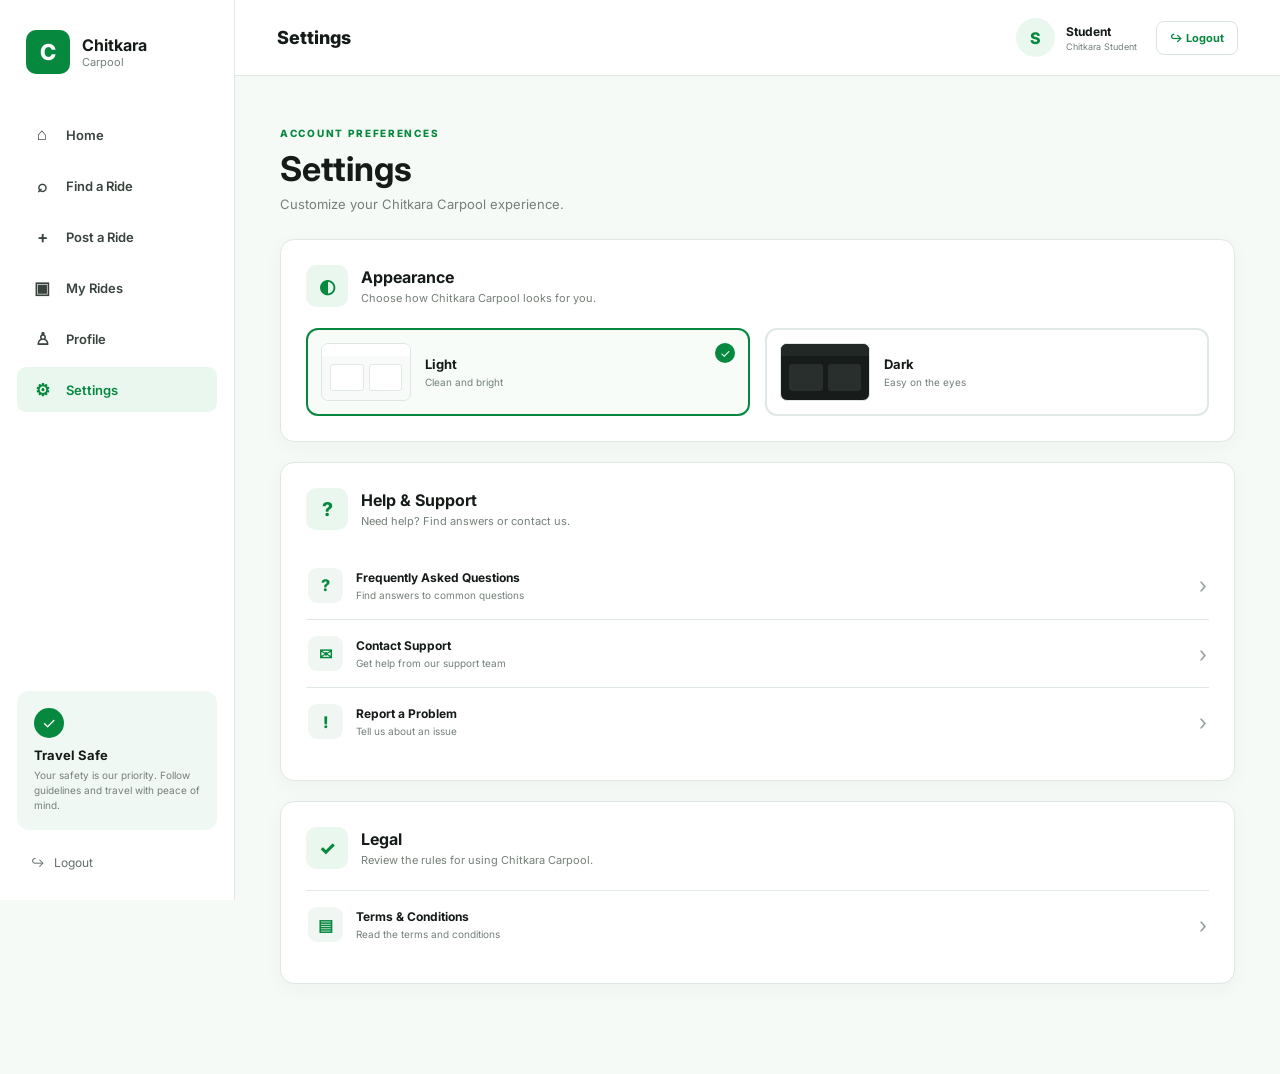
<file: setting.html>
<!DOCTYPE html>
<html lang="en">

<head>
    <meta charset="UTF-8">
    <meta name="viewport" content="width=device-width, initial-scale=1.0">

    <title>Settings - Chitkara Carpool</title>

    <link
        href="https://fonts.googleapis.com/css2?family=Inter:wght@400;500;600;700;800&display=swap"
        rel="stylesheet"
    >

    <link rel="stylesheet" href="setting.css">
    <link rel="stylesheet" href="theme.css">
</head>


<body>

<div class="dashboard">

    <!-- ==========================================
         SIDEBAR
    =========================================== -->

    <aside class="sidebar">

        <div class="sidebar-logo">

            <div class="logo-box">
                C
            </div>

            <div class="logo-name">
                <strong>Chitkara</strong>
                <span>Carpool</span>
            </div>

        </div>


        <nav class="sidebar-nav">

            <a href="dashboard.html" class="sidebar-item">
                <span>⌂</span>
                Home
            </a>

            <a href="dashboard.html#findRide" class="sidebar-item">
                <span>⌕</span>
                Find a Ride
            </a>

            <a href="postride.html" class="sidebar-item">
                <span>+</span>
                Post a Ride
            </a>

            <a href="myride.html" class="sidebar-item">
                <span>▣</span>
                My Rides
            </a>

            <!-- <a href="#" class="sidebar-item">
                <span>▢</span>
                Messages
            </a> -->

            <!-- <a href="#" class="sidebar-item">
                <span>♧</span>
                Notifications
            </a> -->

            <a href="profile.html" class="sidebar-item">
                <span>♙</span>
                Profile
            </a>

            <a href="settings.html" class="sidebar-item active">
                <span>⚙</span>
                Settings
            </a>

        </nav>


        <!-- TRAVEL SAFE -->

        <div class="safety-card">

            <div class="safety-circle">
                ✓
            </div>

            <h3>
                Travel Safe
            </h3>

            <p>
                Your safety is our priority.
                Follow guidelines and travel
                with peace of mind.
            </p>

        </div>


        <!-- LOGOUT -->

        <button
            class="sidebar-logout"
            onclick="logout()"
        >
            ↪ &nbsp; Logout
        </button>

    </aside>



    <!-- ==========================================
         MAIN AREA
    =========================================== -->

    <main class="main-area">


        <!-- TOP BAR -->

        <header class="topbar">

            <div class="page-title">
                Settings
            </div>


            <div class="top-user">

                <div
                    class="profile-avatar"
                    id="profileAvatar"
                >
                    S
                </div>


                <div>

                    <strong id="userName">
                        Student
                    </strong>

                    <span>
                        Chitkara Student
                    </span>

                </div>


                <button
                    class="top-logout"
                    onclick="logout()"
                >
                    ↪ Logout
                </button>

            </div>

        </header>



        <!-- ==========================================
             CONTENT
        =========================================== -->

        <div class="content">


            <!-- PAGE HEADING -->

            <div class="settings-heading">

                <span>
                    ACCOUNT PREFERENCES
                </span>

                <h1>
                    Settings
                </h1>

                <p>
                    Customize your Chitkara Carpool experience.
                </p>

            </div>



            <!-- ==========================================
                 APPEARANCE
            =========================================== -->

            <section class="settings-card">

                <div class="card-title">

                    <div class="title-icon">
                        ◐
                    </div>

                    <div>

                        <h2>
                            Appearance
                        </h2>

                        <p>
                            Choose how Chitkara Carpool looks for you.
                        </p>

                    </div>

                </div>



                <div class="appearance-options">


                    <!-- LIGHT -->

                    <button
                        class="appearance-option"
                        data-theme="light"
                    >

                        <div class="appearance-preview light-preview">

                            <div class="preview-top"></div>

                            <div class="preview-body">
                                <div></div>
                                <div></div>
                            </div>

                        </div>


                        <div class="appearance-info">

                            <strong>
                                Light
                            </strong>

                            <span>
                                Clean and bright
                            </span>

                        </div>


                        <span class="theme-check">
                            ✓
                        </span>

                    </button>



                    <!-- DARK -->

                    <button
                        class="appearance-option"
                        data-theme="dark"
                    >

                        <div class="appearance-preview dark-preview">

                            <div class="preview-top"></div>

                            <div class="preview-body">
                                <div></div>
                                <div></div>
                            </div>

                        </div>


                        <div class="appearance-info">

                            <strong>
                                Dark
                            </strong>

                            <span>
                                Easy on the eyes
                            </span>

                        </div>


                        <span class="theme-check">
                            ✓
                        </span>

                    </button>

                </div>

            </section>



            <!-- ==========================================
                 HELP & SUPPORT
            =========================================== -->

            <section class="settings-card">

                <div class="card-title">

                    <div class="title-icon">
                        ?
                    </div>

                    <div>

                        <h2>
                            Help & Support
                        </h2>

                        <p>
                            Need help? Find answers or contact us.
                        </p>

                    </div>

                </div>


                <div class="settings-links">


                    <!-- FAQ -->

                    <button
                        class="settings-link"
                        onclick="showFAQ()"
                    >

                        <span class="link-icon">
                            ?
                        </span>

                        <span>

                            <strong>
                                Frequently Asked Questions
                            </strong>

                            <small>
                                Find answers to common questions
                            </small>

                        </span>

                        <b>
                            ›
                        </b>

                    </button>



                    <!-- CONTACT SUPPORT -->

                    <button
                        class="settings-link"
                        onclick="contactSupport()"
                    >

                        <span class="link-icon">
                            ✉
                        </span>

                        <span>

                            <strong>
                                Contact Support
                            </strong>

                            <small>
                                Get help from our support team
                            </small>

                        </span>

                        <b>
                            ›
                        </b>

                    </button>



                    <!-- REPORT PROBLEM -->

                    <button
                        class="settings-link"
                        onclick="reportProblem()"
                    >

                        <span class="link-icon">
                            !
                        </span>

                        <span>

                            <strong>
                                Report a Problem
                            </strong>

                            <small>
                                Tell us about an issue
                            </small>

                        </span>

                        <b>
                            ›
                        </b>

                    </button>

                </div>

            </section>



            <!-- ==========================================
                 LEGAL
            =========================================== -->

            <section class="settings-card">

                <div class="card-title">

                    <div class="title-icon">
                        ✓
                    </div>

                    <div>

                        <h2>
                            Legal
                        </h2>

                        <p>
                            Review the rules for using Chitkara Carpool.
                        </p>

                    </div>

                </div>


                <a
                    href="terms.html"
                    class="settings-link"
                >

                    <span class="link-icon">
                        ▤
                    </span>

                    <span>

                        <strong>
                            Terms & Conditions
                        </strong>

                        <small>
                            Read the terms and conditions
                        </small>

                    </span>

                    <b>
                        ›
                    </b>

                </a>

            </section>


        </div>

    </main>

</div>



<!-- ==========================================
     FAQ MODAL
=========================================== -->

<div
    class="faq-modal"
    id="faqModal"
>


    <div class="faq-box">


        <!-- FAQ HEADER -->

        <div class="faq-header">


            <div class="faq-title-area">

                <div class="faq-icon">
                    ?
                </div>


                <div>

                    <span>
                        HELP & SUPPORT
                    </span>

                    <h2>
                        Frequently Asked Questions
                    </h2>

                </div>

            </div>


            <button
                class="faq-close"
                onclick="closeFAQ()"
                aria-label="Close FAQ"
            >
                ×
            </button>

        </div>



        <!-- FAQ CONTENT -->

        <div class="faq-content">


            <!-- QUESTION 1 -->

            <div class="faq-item">

                <div class="faq-number">
                    01
                </div>


                <div>

                    <h3>
                        How do I find a ride?
                    </h3>

                    <p>
                        Go to
                        <strong>Find a Ride</strong>
                        from the dashboard.
                        Select your pickup location,
                        destination and date, then search
                        for available rides.
                    </p>

                </div>

            </div>



            <!-- QUESTION 2 -->

            <div class="faq-item">

                <div class="faq-number">
                    02
                </div>


                <div>

                    <h3>
                        How do I post a ride?
                    </h3>

                    <p>
                        Select
                        <strong>Post a Ride</strong>
                        from the sidebar and enter your
                        journey details such as pickup,
                        destination, date, time and
                        available seats.
                    </p>

                </div>

            </div>



            <!-- QUESTION 3 -->

            <div class="faq-item">

                <div class="faq-number">
                    03
                </div>


                <div>

                    <h3>
                        Where can I see my rides?
                    </h3>

                    <p>
                        Open
                        <strong>My Rides</strong>
                        from the sidebar to view your
                        upcoming and previously posted rides.
                    </p>

                </div>

            </div>



            <!-- QUESTION 4 -->

            <div class="faq-item">

                <div class="faq-number">
                    04
                </div>


                <div>

                    <h3>
                        How do I cancel a ride?
                    </h3>

                    <p>
                        Open
                        <strong>My Rides</strong>
                        and select the ride you want to
                        cancel. Use the cancel option
                        available for that ride.
                    </p>

                </div>

            </div>

        </div>



        <!-- FAQ FOOTER -->

        <div class="faq-footer">

            <span>
                Still need help?
            </span>

            <button onclick="closeFAQ()">
                Got it
            </button>

        </div>


    </div>

</div>



<!-- SCRIPTS -->

<script src="setting.js"></script>
<script src="theme.js"></script>

</body>
</html>
</file>
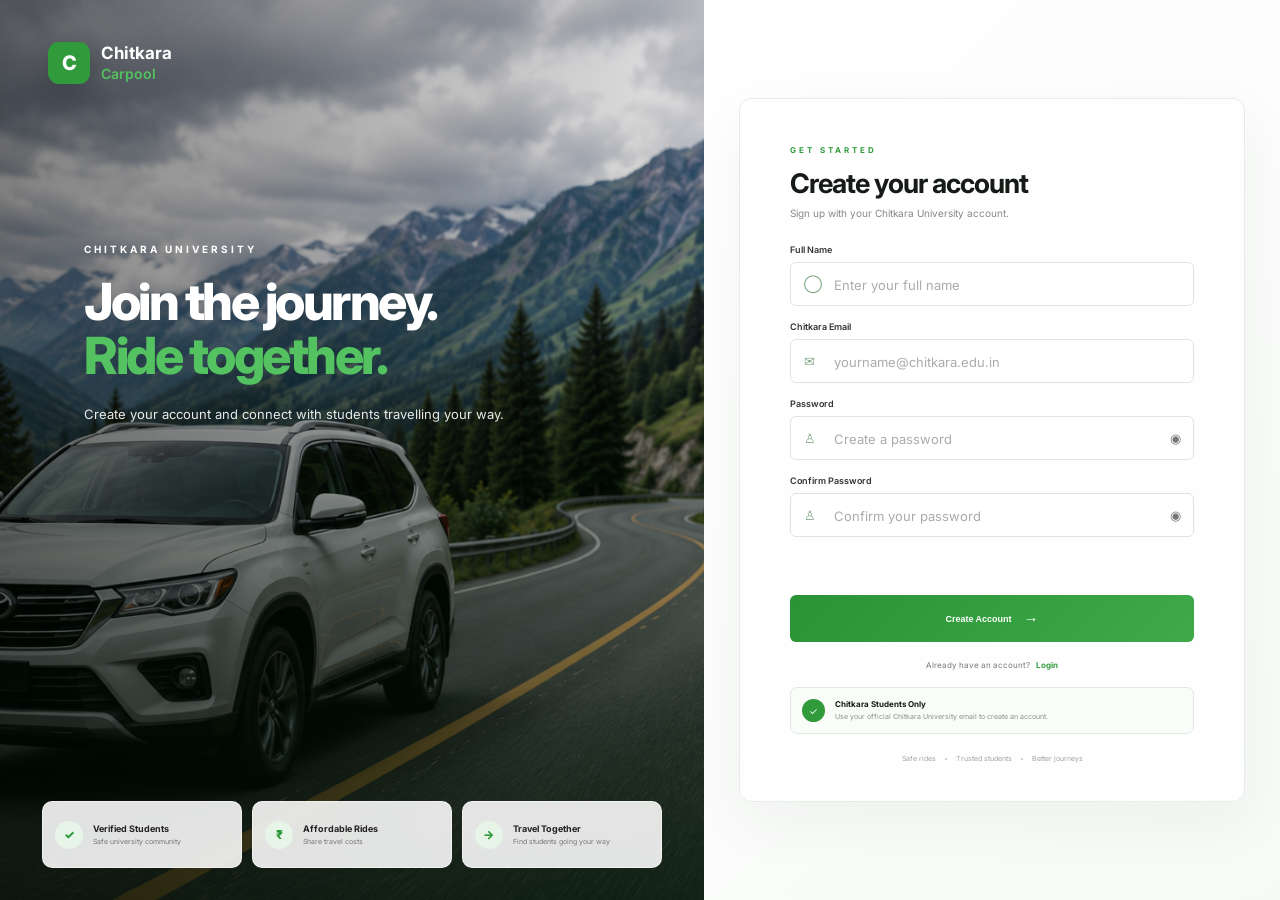
<file: signup.html>
<!DOCTYPE html>
<html lang="en">

<head>

    <meta charset="UTF-8">

    <meta
        name="viewport"
        content="width=device-width, initial-scale=1.0"
    >

    <title>Chitkara Carpool - Sign Up</title>


    <!-- Google Font -->

    <link
        href="https://fonts.googleapis.com/css2?family=Inter:wght@400;500;600;700;800&display=swap"
        rel="stylesheet"
    >


    <!-- CSS -->

    <link
        rel="stylesheet"
        href="signup.css"
    >

</head>


<body>


<div class="signup-page">


    <!-- =================================================
         LEFT IMAGE SECTION
    ================================================== -->

    <section class="visual-section">


        <!-- Background overlay -->

        <div class="image-overlay"></div>


        <!-- BRAND -->

        <div class="brand">

            <div class="brand-logo">
                C
            </div>

            <div>

                <h2>
                    Chitkara
                </h2>

                <span>
                    Carpool
                </span>

            </div>

        </div>


        <!-- HERO TEXT -->

        <div class="hero-content">

            <span class="eyebrow">
                CHITKARA UNIVERSITY
            </span>


            <h1>

                Join the journey.
                <br>

                <span>
                    Ride together.
                </span>

            </h1>


            <p>

                Create your account and connect with
                students travelling your way.

            </p>

        </div>


        <!-- FEATURES -->

        <div class="feature-cards">


            <div class="feature-card">

                <div class="feature-icon">
                    ✓
                </div>

                <div>

                    <strong>
                        Verified Students
                    </strong>

                    <span>
                        Safe university community
                    </span>

                </div>

            </div>



            <div class="feature-card">

                <div class="feature-icon">
                    ₹
                </div>

                <div>

                    <strong>
                        Affordable Rides
                    </strong>

                    <span>
                        Share travel costs
                    </span>

                </div>

            </div>



            <div class="feature-card">

                <div class="feature-icon">
                    →
                </div>

                <div>

                    <strong>
                        Travel Together
                    </strong>

                    <span>
                        Find students going your way
                    </span>

                </div>

            </div>


        </div>


    </section>



    <!-- =================================================
         RIGHT SIGNUP SECTION
    ================================================== -->

    <section class="signup-section">


        <div class="signup-wrapper">


            <div class="signup-card">


                <!-- HEADER -->

                <div class="welcome">

                    <span>
                        GET STARTED
                    </span>


                    <h1>
                        Create your account
                    </h1>


                    <p>
                        Sign up with your Chitkara University account.
                    </p>

                </div>



                <!-- =================================================
                     SIGNUP FORM
                ================================================== -->

                <form id="signupForm">


                    <!-- FULL NAME -->

                    <div class="input-group">

                        <label for="name">
                            Full Name
                        </label>


                        <div class="input-wrapper">

                            <span class="input-icon">
                                ◯
                            </span>


                            <input
                                type="text"
                                id="name"
                                placeholder="Enter your full name"
                                autocomplete="name"
                            >

                        </div>

                    </div>



                    <!-- EMAIL -->

                    <div class="input-group">

                        <label for="email">
                            Chitkara Email
                        </label>


                        <div class="input-wrapper">

                            <span class="input-icon">
                                ✉
                            </span>


                            <input
                                type="email"
                                id="email"
                                placeholder="yourname@chitkara.edu.in"
                                autocomplete="email"
                            >

                        </div>

                    </div>



                    <!-- PASSWORD -->

                    <div class="input-group">

                        <label for="password">
                            Password
                        </label>


                        <div class="input-wrapper">

                            <span class="input-icon">
                                ♙
                            </span>


                            <input
                                type="password"
                                id="password"
                                placeholder="Create a password"
                                autocomplete="new-password"
                            >


                            <button
                                type="button"
                                id="togglePassword"
                                class="password-toggle"
                            >
                                ◉
                            </button>

                        </div>

                    </div>



                    <!-- CONFIRM PASSWORD -->

                    <div class="input-group">

                        <label for="confirmPassword">
                            Confirm Password
                        </label>


                        <div class="input-wrapper">

                            <span class="input-icon">
                                ♙
                            </span>


                            <input
                                type="password"
                                id="confirmPassword"
                                placeholder="Confirm your password"
                                autocomplete="new-password"
                            >


                            <button
                                type="button"
                                id="toggleConfirmPassword"
                                class="password-toggle"
                            >
                                ◉
                            </button>

                        </div>

                    </div>



                    <!-- ERROR -->

                    <p
                        id="errorMessage"
                        class="error-message"
                    ></p>



                    <!-- SUCCESS -->

                    <p
                        id="successMessage"
                        class="success-message"
                    ></p>



                    <!-- CREATE ACCOUNT -->

                    <button
                        type="submit"
                        class="signup-button"
                    >

                        <span>
                            Create Account
                        </span>

                        <strong>
                            →
                        </strong>

                    </button>


                </form>



                <!-- LOGIN -->

                <p class="login-text">

                    Already have an account?

                    <a href="index.html">
                        Login
                    </a>

                </p>



                <!-- SECURITY -->

                <div class="security-box">


                    <div class="security-check">
                        ✓
                    </div>


                    <div>

                        <strong>
                            Chitkara Students Only
                        </strong>


                        <p>
                            Use your official Chitkara University
                            email to create an account.
                        </p>

                    </div>


                </div>



                <!-- FOOTER -->

                <div class="signup-footer">

                    <span>
                        Safe rides
                    </span>

                    <i>•</i>

                    <span>
                        Trusted students
                    </span>

                    <i>•</i>

                    <span>
                        Better journeys
                    </span>

                </div>


            </div>


        </div>


    </section>


</div>



<script src="signup.js"></script>

</body>

</html>
</file>
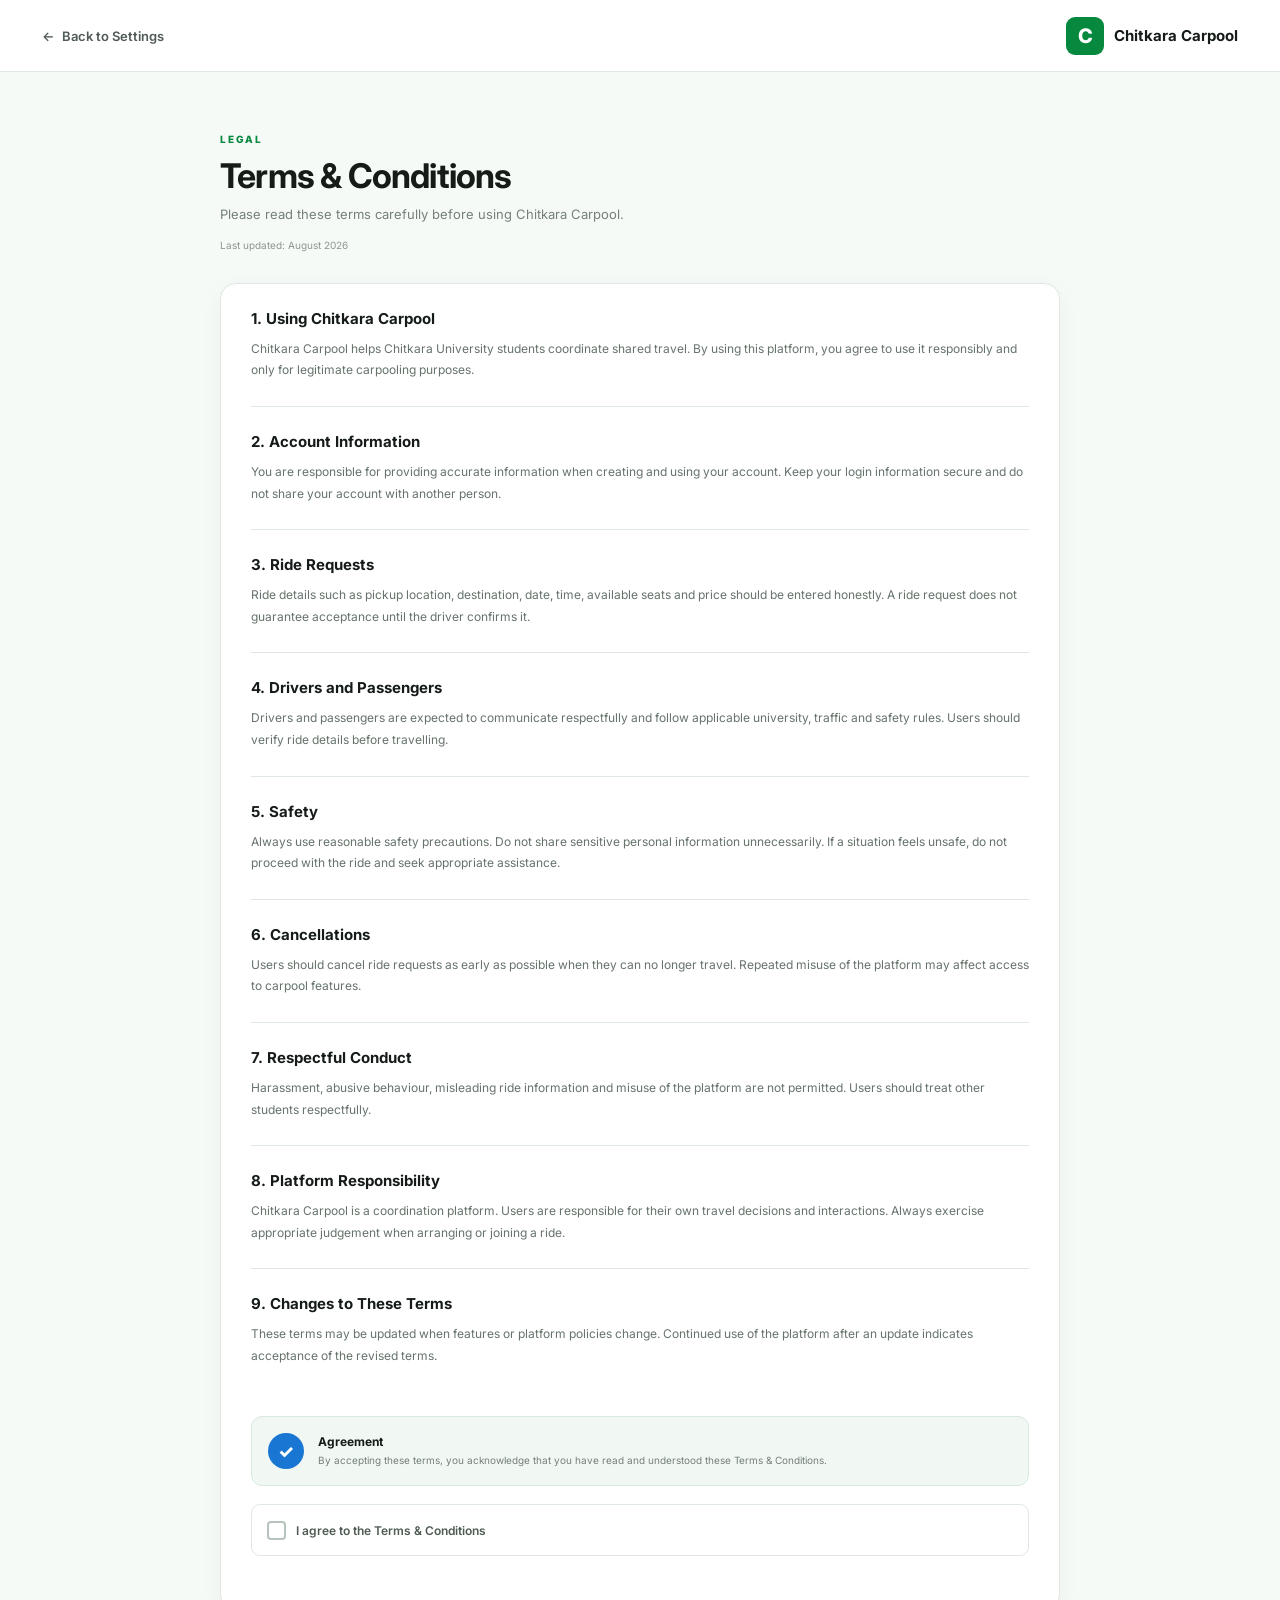
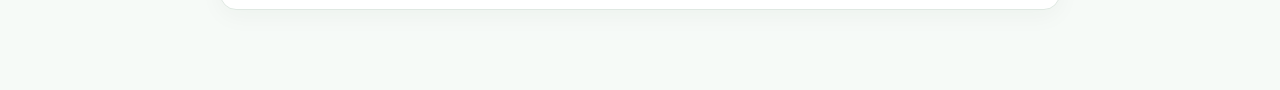
<file: terms.html>
<!DOCTYPE html>
<html lang="en">

<head>

    <meta charset="UTF-8">

    <meta
        name="viewport"
        content="width=device-width, initial-scale=1.0"
    >

    <title>Terms & Conditions - Chitkara Carpool</title>

    <link
        href="https://fonts.googleapis.com/css2?family=Inter:wght@400;500;600;700;800&display=swap"
        rel="stylesheet"
    >

    <link rel="stylesheet" href="terms.css">

    <link rel="stylesheet" href="theme.css">

</head>


<body>

<header class="terms-header">

    <a
        href="setting.html"
        class="back-button"
    >
        ←
        <span>Back to Settings</span>
    </a>


    <div class="header-brand">

        <div class="logo-box">
            C
        </div>

        <strong>
            Chitkara Carpool
        </strong>

    </div>

</header>


<main class="terms-container">


    <!-- PAGE TITLE -->

    <div class="terms-title">

        <span>
            LEGAL
        </span>

        <h1>
            Terms & Conditions
        </h1>

        <p>
            Please read these terms carefully before using
            Chitkara Carpool.
        </p>

        <small>
            Last updated: August 2026
        </small>

    </div>



    <!-- TERMS -->

    <article class="terms-card">


        <section>

            <h2>
                1. Using Chitkara Carpool
            </h2>

            <p>
                Chitkara Carpool helps Chitkara University
                students coordinate shared travel. By using
                this platform, you agree to use it responsibly
                and only for legitimate carpooling purposes.
            </p>

        </section>



        <section>

            <h2>
                2. Account Information
            </h2>

            <p>
                You are responsible for providing accurate
                information when creating and using your
                account. Keep your login information secure
                and do not share your account with another
                person.
            </p>

        </section>



        <section>

            <h2>
                3. Ride Requests
            </h2>

            <p>
                Ride details such as pickup location,
                destination, date, time, available seats and
                price should be entered honestly. A ride
                request does not guarantee acceptance until
                the driver confirms it.
            </p>

        </section>



        <section>

            <h2>
                4. Drivers and Passengers
            </h2>

            <p>
                Drivers and passengers are expected to
                communicate respectfully and follow applicable
                university, traffic and safety rules. Users
                should verify ride details before travelling.
            </p>

        </section>



        <section>

            <h2>
                5. Safety
            </h2>

            <p>
                Always use reasonable safety precautions.
                Do not share sensitive personal information
                unnecessarily. If a situation feels unsafe,
                do not proceed with the ride and seek
                appropriate assistance.
            </p>

        </section>



        <section>

            <h2>
                6. Cancellations
            </h2>

            <p>
                Users should cancel ride requests as early
                as possible when they can no longer travel.
                Repeated misuse of the platform may affect
                access to carpool features.
            </p>

        </section>



        <section>

            <h2>
                7. Respectful Conduct
            </h2>

            <p>
                Harassment, abusive behaviour, misleading
                ride information and misuse of the platform
                are not permitted. Users should treat other
                students respectfully.
            </p>

        </section>



        <section>

            <h2>
                8. Platform Responsibility
            </h2>

            <p>
                Chitkara Carpool is a coordination platform.
                Users are responsible for their own travel
                decisions and interactions. Always exercise
                appropriate judgement when arranging or
                joining a ride.
            </p>

        </section>



        <section>

            <h2>
                9. Changes to These Terms
            </h2>

            <p>
                These terms may be updated when features or
                platform policies change. Continued use of
                the platform after an update indicates
                acceptance of the revised terms.
            </p>

        </section>



        <!-- AGREEMENT INFORMATION -->

        <div class="agreement-box">

            <div class="agreement-icon">
                ✓
            </div>

            <div>

                <strong>
                    Agreement
                </strong>

                <p>
                    By accepting these terms, you acknowledge
                    that you have read and understood these
                    Terms & Conditions.
                </p>

            </div>

        </div>



        <!-- CHECKBOX -->

<div class="accept-area">

    <label
        class="terms-checkbox"
        for="termsCheckbox"
    >

        <input
            type="checkbox"
            id="termsCheckbox"
        >

        <span class="custom-checkbox">
            ✓
        </span>

        <span class="checkbox-text">
            I agree to the Terms & Conditions
        </span>

    </label>

    <p
        id="agreementMessage"
        class="agreement-message"
    ></p>

</div>

    </article>

</main>


<script src="terms.js"></script>

<script src="theme.js"></script>


</body>

</html>
</file>
<file: style.css>
/* =====================================================
   RESET
===================================================== */

* {
    margin: 0;
    padding: 0;
    box-sizing: border-box;
}


html,
body {
    width: 100%;
    min-height: 100%;
}


body {
    font-family: "Inter", sans-serif;

    background: #f8faf8;

    color: #171b17;
}


/* =====================================================
   MAIN LAYOUT
===================================================== */

.login-page {

    width: 100%;

    min-height: 100vh;

    display: grid;

    grid-template-columns: 55% 45%;

    overflow: hidden;
}


/* =====================================================
   LEFT IMAGE
===================================================== */

.visual-section {

    position: relative;

    min-height: 100vh;

    overflow: hidden;

    /*
       IMPORTANT:
       Put your image here.

       Example:
       images/login-car.jpg
    */

    background-image:
        url("image.png");

    background-size: cover;

    background-position: center;

    color: white;

    animation: imageLoad 1.2s ease;
}


@keyframes imageLoad {

    from {
        opacity: 0;
        transform: scale(1.03);
    }

    to {
        opacity: 1;
        transform: scale(1);
    }
}


/* image dark/green overlay */

.image-overlay {

    position: absolute;

    inset: 0;

    background:

        linear-gradient(
            90deg,
            rgba(255,255,255,0.03),
            rgba(0,50,15,0.20)
        ),

        linear-gradient(
            0deg,
            rgba(0,30,10,0.65),
            rgba(0,30,10,0.03) 70%
        );
}


/* =====================================================
   BRAND
===================================================== */

.brand {

    position: absolute;

    top: 42px;

    left: 48px;

    z-index: 3;

    display: flex;

    align-items: center;

    gap: 11px;
}


.brand-logo {

    width: 42px;

    height: 42px;

    border-radius: 11px;

    background: #319b3c;

    display: flex;

    justify-content: center;

    align-items: center;

    font-size: 20px;

    font-weight: 800;

    box-shadow:
        0 8px 25px rgba(0,0,0,.18);
}


.brand h2 {

    font-size: 17px;

    line-height: 1;

    font-weight: 700;
}


.brand span {

    display: block;

    font-size: 14px;

    color: #319b3c;

    font-weight: 600;

    margin-top: 3px;
}


/* =====================================================
   HERO TEXT
===================================================== */

.hero-content {

    position: absolute;

    z-index: 3;

    left: 12%;

    top: 29%;

    max-width: 550px;

    animation:
        heroText 1s .2s ease both;
}


@keyframes heroText {

    from {

        opacity: 0;

        transform:
            translateY(30px);

    }

    to {

        opacity: 1;

        transform:
            translateY(0);

    }
}


.eyebrow {

    display: block;

    font-size: 10px;

    letter-spacing: 3px;

    font-weight: 700;

    margin-bottom: 20px;
}


.hero-content h1 {

    font-size:
        clamp(42px, 4vw, 65px);

    line-height: 1.05;

    letter-spacing: -2.5px;

    font-weight: 800;
}


.hero-content h1 span {

    color: #319b3c;
}


.hero-content p {

    max-width: 430px;

    margin-top: 20px;

    font-size: 13px;

    line-height: 1.7;

    color: rgba(255,255,255,.9);
}


/* =====================================================
   FEATURE CARDS
===================================================== */

.feature-cards {

    position: absolute;

    z-index: 4;

    left: 6%;

    right: 6%;

    bottom: 32px;

    display: grid;

    grid-template-columns:
        repeat(3, 1fr);

    gap: 10px;

    animation:
        cardsUp 1s .5s ease both;
}


@keyframes cardsUp {

    from {

        opacity: 0;

        transform:
            translateY(30px);

    }

    to {

        opacity: 1;

        transform:
            translateY(0);

    }
}


.feature-card {

    min-height: 67px;

    padding: 12px;

    border-radius: 10px;

    display: flex;

    align-items: center;

    gap: 10px;

    background:
        rgba(255,255,255,.88);

    color: #222;

    backdrop-filter: blur(15px);

    border: 1px solid
        rgba(255,255,255,.5);

    transition:
        transform .3s ease,
        background .3s ease;
}


.feature-card:hover {

    transform:
        translateY(-5px);

    background: white;
}


.feature-icon {

    width: 28px;

    height: 28px;

    flex-shrink: 0;

    border-radius: 50%;

    display: flex;

    align-items: center;

    justify-content: center;

    background: #e7f5e8;

    color: #299636;

    font-size: 12px;

    font-weight: 800;
}


.feature-card strong {

    display: block;

    font-size: 9px;

    font-weight: 700;
}


.feature-card span {

    display: block;

    font-size: 7px;

    color: #777;

    margin-top: 3px;
}


/* =====================================================
   RIGHT SECTION
===================================================== */

.login-section {

    min-height: 100vh;

    background:
        linear-gradient(
            135deg,
            #ffffff,
            #f7faf7
        );

    display: flex;

    align-items: center;

    justify-content: center;

    padding: 40px;
}


.login-wrapper {

    width: 100%;

    max-width: 510px;
}


/* =====================================================
   LOGIN CARD
===================================================== */

.login-card {

    width: 100%;

    padding:
        45px 50px;

    background:
        rgba(255,255,255,.72);

    border:
        1px solid #e8ece8;

    border-radius: 12px;

    box-shadow:
        0 20px 60px rgba(31,65,35,.05);

    animation:
        cardIn .8s ease;
}


@keyframes cardIn {

    from {

        opacity: 0;

        transform:
            translateX(25px);

    }

    to {

        opacity: 1;

        transform:
            translateX(0);

    }
}


/* =====================================================
   WELCOME
===================================================== */

.welcome > span {

    font-size: 8px;

    letter-spacing: 3px;

    font-weight: 700;

    color: #319b3c;
}


.welcome h1 {

    margin-top: 12px;

    font-size: 27px;

    letter-spacing: -1px;

    font-weight: 700;
}


.welcome p {

    margin-top: 8px;

    font-size: 10px;

    color: #888;
}


/* =====================================================
   FORM
===================================================== */

#loginForm {

    margin-top: 32px;
}


.input-group {

    margin-bottom: 22px;
}


.input-group label {

    display: block;

    margin-bottom: 8px;

    font-size: 9px;

    font-weight: 600;

    color: #333;
}


.label-row {

    display: flex;

    justify-content: space-between;

    align-items: center;
}


.label-row a {

    color: #319b3c;

    text-decoration: none;

    font-size: 8px;

    font-weight: 600;
}


.input-wrapper {

    position: relative;
}


.input-icon {

    position: absolute;

    left: 14px;

    top: 50%;

    transform:
        translateY(-50%);

    color: #80a684;

    font-size: 13px;

    z-index: 2;
}


.input-wrapper input {

    width: 100%;

    height: 48px;

    padding:
        0 43px;

    border:
        1px solid #dde5dd;

    border-radius: 6px;

    outline: none;

    background: #fff;

    font-family: inherit;

    font-size: 13px;

    color: #222;

    transition:
        border .3s,
        box-shadow .3s;
}


.input-wrapper input::placeholder {

    color: #a8ada8;
}


.input-wrapper input:focus {

    border-color: #319b3c;

    box-shadow:
        0 0 0 3px
        rgba(49,155,60,.09);
}


.password-toggle {

    position: absolute;

    right: 13px;

    top: 50%;

    transform:
        translateY(-50%);

    border: none;

    background: transparent;

    color: #777;

    font-size: 13px;
}


/* =====================================================
   REMEMBER
===================================================== */

.remember {

    display: flex;

    align-items: center;

    gap: 7px;

    cursor: pointer;

    font-size: 8px;

    color: #777;
}


.remember input {

    appearance: none;

    width: 13px;

    height: 13px;

    border:
        1px solid #ccd6cc;

    border-radius: 3px;

    cursor: pointer;

    position: relative;
}


.remember input:checked {

    background: #319b3c;

    border-color: #319b3c;
}


.remember input:checked::after {

    content: "✓";

    position: absolute;

    color: white;

    font-size: 9px;

    left: 2px;

    top: -1px;
}


/* =====================================================
   MESSAGES
===================================================== */

.error-message,
.success-message {

    font-size: 8px;

    margin-top: 10px;

    min-height: 13px;
}


.error-message {

    color: #d23b3b;
}


.success-message {

    color: #319b3c;
}


/* =====================================================
   LOGIN BUTTON
===================================================== */

.login-button {

    width: 100%;

    height: 48px;

    border: none;

    border-radius: 6px;

    background:
        linear-gradient(
            135deg,
            #299436,
            #3eaa49
        );

    color: white;

    margin-top: 16px;

    display: flex;

    justify-content: center;

    align-items: center;

    gap: 12px;

    font-size: 9px;

    font-weight: 700;

    transition:
        transform .3s,
        box-shadow .3s,
        background .3s;
}


.login-button strong {

    font-size: 15px;

    transition: transform .3s;
}


.login-button:hover {

    transform:
        translateY(-2px);

    background:
        linear-gradient(
            135deg,
            #23832e,
            #34963f
        );

    box-shadow:
        0 10px 25px
        rgba(49,155,60,.22);
}


.login-button:hover strong {

    transform:
        translateX(4px);
}


.login-button:active {

    transform:
        translateY(0);
}


/* =====================================================
   SECURITY BOX
===================================================== */

.security-box {

    margin-top: 20px;

    padding: 13px;

    border:
        1px solid #e2e9e2;

    border-radius: 7px;

    background:
        #f9fcf9;

    display: flex;

    align-items: center;

    gap: 10px;
}


.security-check {

    width: 23px;

    height: 23px;

    border-radius: 50%;

    background: #319b3c;

    color: white;

    display: flex;

    align-items: center;

    justify-content: center;

    font-size: 10px;
}


.security-box strong {

    display: block;

    font-size: 8px;
}


.security-box p {

    margin-top: 3px;

    color: #8a908a;

    font-size: 7px;

    line-height: 1.4;
}


/* =====================================================
   SIGNUP
===================================================== */

.signup-text {

    text-align: center;

    margin-top: 25px;

    font-size: 8px;

    color: #777;
}


.signup-text a {

    color: #319b3c;

    font-weight: 700;

    text-decoration: none;

    margin-left: 4px;
}


.signup-text a:hover {

    text-decoration: underline;
}


/* =====================================================
   FOOTER
===================================================== */

.login-footer {

    margin-top: 30px;

    display: flex;

    justify-content: center;

    gap: 8px;

    color: #a1a6a1;

    font-size: 7px;
}


.login-footer i {

    font-style: normal;

    color: #c8cdc8;
}


/* =====================================================
   RESPONSIVE
===================================================== */

@media (max-width: 950px) {

    .login-page {

        grid-template-columns:
            1fr;
    }


    .visual-section {

        min-height: 480px;
    }


    .login-section {

        min-height: auto;

        padding: 60px 25px;
    }


    .hero-content {

        top: 28%;

        left: 8%;
    }


    .feature-cards {

        left: 5%;

        right: 5%;
    }

}


@media (max-width: 600px) {

    .visual-section {

        min-height: 560px;
    }


    .brand {

        top: 25px;

        left: 25px;
    }


    .hero-content {

        left: 25px;

        right: 25px;

        top: 25%;
    }


    .hero-content h1 {

        font-size: 40px;

        letter-spacing: -1.5px;
    }


    .hero-content p {

        font-size: 11px;
    }


    .feature-cards {

        grid-template-columns: 1fr;

        bottom: 20px;
    }


    .feature-card {

        min-height: 48px;

        padding: 8px;
    }


    .feature-card:nth-child(2),
    .feature-card:nth-child(3) {

        display: none;
    }


    .login-section {

        padding: 30px 18px;
    }


    .login-card {

        padding:
            30px 22px;
    }


    .welcome h1 {

        font-size: 24px;
    }

}
</file>
<file: dashboard.css>
/* =====================================================
   RESET
===================================================== */

* {
    margin: 0;
    padding: 0;
    box-sizing: border-box;
}

:root {
    --green: #07883f;
    --green-dark: #056b31;
    --green-light: #edf8f1;
    --green-soft: #f5faf6;

    --text: #172018;
    --muted: #7b857e;
    --border: #e4e9e5;

    --white: #ffffff;
    --background: #f7faf8;

    --sidebar-width: 220px;
}

html {
    scroll-behavior: smooth;
}

body {
    font-family: "Inter", sans-serif;
    background: var(--background);
    color: var(--text);
    overflow-x: hidden;
}

button,
input {
    font-family: inherit;
}

button {
    cursor: pointer;
}

a {
    text-decoration: none;
    color: inherit;
}


/* =====================================================
   DASHBOARD
===================================================== */

.dashboard {
    min-height: 100vh;
    display: flex;
}


/* =====================================================
   SIDEBAR
===================================================== */

.sidebar {
    width: var(--sidebar-width);
    height: 100vh;

    position: fixed;
    left: 0;
    top: 0;

    background: white;

    border-right: 1px solid var(--border);

    padding: 24px 16px;

    display: flex;
    flex-direction: column;

    z-index: 1000;

    transition: transform 0.35s ease;
}


/* =====================================================
   SIDEBAR LOGO
===================================================== */

.sidebar-logo {
    display: flex;
    align-items: center;

    gap: 10px;

    padding: 0 10px;

    margin-bottom: 32px;
}

.logo-box {
    width: 40px;
    height: 40px;

    border-radius: 9px;

    background: var(--green);

    color: white;

    display: flex;
    align-items: center;
    justify-content: center;

    font-size: 20px;
    font-weight: 800;

    box-shadow:
        0 8px 20px rgba(7, 136, 63, 0.15);
}

.logo-name strong {
    display: block;

    font-size: 16px;

    line-height: 1;
}

.logo-name span {
    display: block;

    color: var(--green);

    font-size: 15px;

    font-weight: 700;

    margin-top: 2px;
}


/* =====================================================
   SIDEBAR NAV
===================================================== */

.sidebar-nav {
    display: flex;
    flex-direction: column;

    gap: 5px;
}

.sidebar-item {
    width: 100%;
    min-height: 45px;

    padding: 0 13px;

    border: none;

    border-radius: 9px;

    background: transparent;

    color: #344037;

    display: flex;
    align-items: center;

    gap: 14px;

    font-size: 12px;

    text-align: left;

    transition:
        background 0.25s ease,
        color 0.25s ease,
        transform 0.25s ease;
}

.sidebar-item:hover {
    background: #f3f8f4;

    color: var(--green);

    transform: translateX(2px);
}

.sidebar-item.active {
    background: #edf7f0;

    color: var(--green);

    font-weight: 600;
}

.sidebar-button {
    font-size: 12px;
}

.nav-icon {
    width: 22px;

    font-size: 20px;

    display: flex;
    align-items: center;
    justify-content: center;

    color: #202920;
}

.sidebar-item.active .nav-icon,
.sidebar-item:hover .nav-icon {
    color: var(--green);
}

.nav-icon.plus {
    font-size: 25px;

    font-weight: 300;
}


/* NOTIFICATION COUNT */

.side-notification {
    margin-left: auto;

    min-width: 19px;
    height: 19px;

    padding: 0 5px;

    border-radius: 20px;

    background: var(--green);

    color: white;

    font-size: 9px;

    display: none;

    align-items: center;
    justify-content: center;
}

.side-notification.show {
    display: flex;
}


/* =====================================================
   SAFETY CARD
===================================================== */

.safety-card {
    margin-top: auto;

    padding: 18px;

    border-radius: 12px;

    background:
        linear-gradient(
            145deg,
            #eff9f1,
            #f7fbf8
        );

    border: 1px solid #deeee1;
}

.safety-circle {
    width: 34px;
    height: 34px;

    border-radius: 50%;

    background: var(--green);

    color: white;

    display: flex;
    align-items: center;
    justify-content: center;

    font-size: 14px;
    font-weight: 700;

    margin-bottom: 11px;
}

.safety-card h3 {
    font-size: 12px;

    margin-bottom: 7px;
}

.safety-card p {
    color: #68736b;

    font-size: 9px;

    line-height: 1.6;
}

.safety-card button {
    margin-top: 10px;

    border: none;

    background: transparent;

    color: var(--green);

    font-size: 9px;

    font-weight: 700;

    padding: 0;
}


/* =====================================================
   LOGOUT
===================================================== */

.sidebar-logout {
    margin-top: 18px;

    height: 42px;

    border: none;

    background: transparent;

    color: #777f78;

    border-radius: 8px;

    display: flex;
    align-items: center;

    gap: 12px;

    padding: 0 13px;

    font-size: 11px;

    transition: 0.25s;
}

.sidebar-logout:hover {
    background: #fff2f2;

    color: #d34c4c;
}


/* =====================================================
   MAIN AREA
===================================================== */

.main-area {
    width: calc(100% - var(--sidebar-width));

    margin-left: var(--sidebar-width);

    min-height: 100vh;
}


/* =====================================================
   TOPBAR
===================================================== */

.topbar {
    height: 73px;

    background: white;

    border-bottom: 1px solid var(--border);

    display: flex;
    align-items: center;

    justify-content: space-between;

    padding: 0 32px;

    position: sticky;
    top: 0;

    z-index: 500;
}

.topbar-left {
    display: flex;
    align-items: center;

    gap: 18px;
}

.menu-button {
    width: 32px;
    height: 32px;

    border: none;

    background: transparent;

    font-size: 20px;

    display: none;
}

.page-title {
    color: var(--green);

    font-size: 19px;

    font-weight: 700;
}

.topbar-right {
    display: flex;
    align-items: center;

    gap: 25px;
}


/* =====================================================
   NOTIFICATION
===================================================== */

.top-notification {
    width: 35px;
    height: 35px;

    border: none;

    background: transparent;

    position: relative;

    color: #29312c;

    font-size: 22px;
}

.notification-number {
    position: absolute;

    right: -2px;
    top: -2px;

    min-width: 17px;
    height: 17px;

    padding: 0 4px;

    background: var(--green);

    color: white;

    border-radius: 50%;

    font-size: 8px;

    display: none;

    align-items: center;
    justify-content: center;
}

.notification-number.show {
    display: flex;
}


/* =====================================================
   USER
===================================================== */

.current-user {
    display: flex;
    align-items: center;

    gap: 10px;
}

.profile-avatar {
    width: 39px;
    height: 39px;

    border-radius: 50%;

    background: #dcecdf;

    color: var(--green);

    display: flex;
    align-items: center;
    justify-content: center;

    font-weight: 700;

    font-size: 13px;
}

.user-details strong {
    display: block;

    font-size: 10px;

    font-weight: 700;
}

.user-details span {
    display: block;

    color: #89918b;

    font-size: 8px;

    margin-top: 3px;
}


/* =====================================================
   CONTENT
===================================================== */

.content {
    max-width: 1220px;

    margin: auto;

    padding: 22px 32px 50px;
}


/* =====================================================
   HERO
===================================================== */

.hero-card {
    height: 327px;

    border-radius: 12px;

    position: relative;

    overflow: hidden;

    border: 1px solid #dfe8e1;

    /* Full image across the entire hero */
    background-image: url("chitkara.jpeg");
    background-size: cover;
    background-position: center 20%;
    background-repeat: no-repeat;

    isolation: isolate;
}


/* Soft overlay so the text remains easy to read */
.hero-card::before {
    content: "";

    position: absolute;
    inset: 0;

    z-index: 0;
    pointer-events: none;

    background: linear-gradient(
        90deg,
        rgba(245, 250, 246, .97) 0%,
        rgba(245, 250, 246, .91) 28%,
        rgba(245, 250, 246, .66) 48%,
        rgba(245, 250, 246, .28) 70%,
        rgba(245, 250, 246, .08) 100%
    );
}


/* Keep old image element hidden if it is ever added back */
.hero-image {
    display: none !important;
}


/* Hero content */
.hero-content {
    position: relative;

    z-index: 2;

    padding: 30px 55px;

    max-width: 610px;

    animation: heroAnimation .8s ease both;
}

@keyframes heroAnimation {

    from {
        opacity: 0;
        transform: translateY(20px);
    }

    to {
        opacity: 1;
        transform: translateY(0);
    }
}

.hero-small-title {
    color: var(--green);

    font-size: 9px;

    font-weight: 800;

    letter-spacing: 1px;
}

.hero-content h1 {
    margin-top: 10px;

    font-size: 34px;

    line-height: 1.12;

    letter-spacing: -1.5px;

    color: #101610;
}

.hero-content h1 span {
    color: var(--green);
}

.hero-content p {
    margin-top: 13px;

    max-width: 380px;

    font-size: 11px;

    color: #68716a;

    line-height: 1.7;
}


/* =====================================================
   HERO FIND RIDE BUTTON
===================================================== */

.hero-find-btn {
    margin-top: 24px;

    width: 168px;
    height: 52px;

    padding: 0 12px 0 20px;

    border-radius: 9px;

    background: var(--green);
    color: #ffffff;

    display: inline-flex;
    align-items: center;
    justify-content: space-between;
    gap: 15px;

    font-size: 12px;
    font-weight: 700;

    box-shadow: 0 10px 24px rgba(7, 136, 63, .18);

    transition: transform .25s ease, box-shadow .25s ease, background .25s ease;
}

.hero-find-btn:hover {
    background: var(--green-dark);
    transform: translateY(-3px);
    box-shadow: 0 14px 28px rgba(7, 136, 63, .25);
}

.hero-find-btn:active {
    transform: translateY(0);
}

.hero-btn-arrow {
    width: 30px;
    height: 30px;

    border-radius: 50%;

    display: flex;
    align-items: center;
    justify-content: center;

    background: rgba(255,255,255,.18);
    font-size: 16px;

    transition: transform .25s ease, background .25s ease;
}

.hero-find-btn:hover .hero-btn-arrow {
    transform: translateX(3px);
    background: rgba(255,255,255,.25);
}


/* =====================================================
   SEARCH BOX
===================================================== */

.hero-search {
    margin-top: 18px;

    width: 570px;

    min-height: 70px;

    background: white;

    border-radius: 9px;

    border: 1px solid #e2e8e3;

    box-shadow:
        0 12px 30px rgba(24, 55, 32, .10);

    padding: 9px;

    display: flex;
    align-items: center;

    gap: 8px;

    animation:
        searchAnimation .8s .15s ease both;
}

@keyframes searchAnimation {

    from {
        opacity: 0;
        transform: translateY(12px);
    }

    to {
        opacity: 1;
        transform: translateY(0);
    }
}

.search-field {
    flex: 1;

    display: flex;
    align-items: center;

    gap: 9px;

    padding: 0 9px;

    min-width: 0;
}

.field-icon {
    width: 22px;
    height: 22px;

    border-radius: 50%;

    background: #eef8f0;

    color: var(--green);

    display: flex;
    align-items: center;
    justify-content: center;

    font-size: 10px;

    flex-shrink: 0;
}

.search-field label {
    display: block;

    color: #303832;

    font-size: 7px;

    font-weight: 700;

    margin-bottom: 4px;
}

.search-field input {
    width: 100%;

    border: none;

    outline: none;

    font-size: 9px;

    color: #293129;

    background: transparent;
}

.search-field input::placeholder {
    color: #a1aaa3;
}

.swap-icon {
    color: var(--green);

    font-size: 18px;

    flex-shrink: 0;
}

.search-button {
    height: 43px;

    padding: 0 15px;

    border: none;

    border-radius: 7px;

    background: var(--green);

    color: white;

    font-size: 9px;

    font-weight: 700;

    display: flex;
    align-items: center;

    gap: 7px;

    transition:
        transform .25s ease,
        background .25s ease,
        box-shadow .25s ease;
}

.search-button:hover {
    background: var(--green-dark);

    transform: translateY(-2px);

    box-shadow:
        0 8px 18px
        rgba(7,136,63,.22);
}


/* =====================================================
   WHY SECTION
===================================================== */

.why-section {
    margin-top: 18px;

    background: white;

    border: 1px solid var(--border);

    border-radius: 11px;

    padding: 18px 24px 20px;
}

.why-section > h2 {
    font-size: 15px;

    margin-bottom: 18px;
}

.benefit-grid {
    display: grid;

    grid-template-columns:
        repeat(4, 1fr);
}

.benefit {
    display: flex;

    align-items: center;

    gap: 12px;

    padding: 0 20px;

    border-right: 1px solid #e7ebe7;
}

.benefit:first-child {
    padding-left: 0;
}

.benefit:last-child {
    border-right: none;
}

.benefit-icon {
    width: 43px;
    height: 43px;

    border-radius: 50%;

    background: #edf8f0;

    color: var(--green);

    display: flex;
    align-items: center;
    justify-content: center;

    font-size: 17px;

    flex-shrink: 0;
}

.benefit h3 {
    font-size: 10px;

    margin-bottom: 4px;
}

.benefit p {
    color: #7e8880;

    font-size: 8px;

    line-height: 1.45;
}


/* =====================================================
   LOWER GRID
===================================================== */

.lower-grid {
    display: grid;

    grid-template-columns:
        1.65fr 1fr;

    gap: 17px;

    margin-top: 18px;
}

.panel {
    min-height: 205px;

    background: white;

    border: 1px solid var(--border);

    border-radius: 11px;

    padding: 20px 24px;
}

.panel-heading {
    display: flex;

    align-items: center;

    justify-content: space-between;

    margin-bottom: 15px;
}

.panel-heading h2 {
    font-size: 15px;
}

.panel-heading a {
    color: var(--green);

    font-size: 8px;

    font-weight: 700;
}


/* =====================================================
   UPCOMING RIDE
===================================================== */

.upcoming-container {
    width: 100%;
}

.empty-upcoming {
    min-height: 125px;

    display: flex;
    flex-direction: column;

    align-items: center;
    justify-content: center;

    text-align: center;

    color: #8b948c;

    font-size: 9px;
}

.empty-upcoming strong {
    color: #303831;

    font-size: 11px;
}

.upcoming-card {
    min-height: 125px;

    border-radius: 9px;

    background: #f8fbf8;

    border: 1px solid #e7eee8;

    padding: 17px;

    display: grid;

    grid-template-columns:
        58px 1fr auto;

    align-items: center;

    gap: 17px;

    animation:
        rideAnimation .5s ease both;
}

@keyframes rideAnimation {

    from {
        opacity: 0;
        transform: translateY(10px);
    }

    to {
        opacity: 1;
        transform: translateY(0);
    }
}

.upcoming-time {
    width: 58px;
    height: 70px;

    border-radius: 8px;

    background: white;

    border: 1px solid #e3ebe4;

    display: flex;
    flex-direction: column;

    align-items: center;
    justify-content: center;

    text-align: center;
}

.upcoming-time strong {
    color: var(--green);

    font-size: 12px;
}

.upcoming-time span {
    color: #8a938c;

    font-size: 7px;

    margin-top: 4px;
}

.upcoming-route span {
    color: #9aa39c;

    font-size: 6px;

    font-weight: 700;

    letter-spacing: .8px;
}

.upcoming-route strong {
    display: block;

    margin-top: 7px;

    font-size: 10px;

    line-height: 1.5;
}

.upcoming-driver {
    color: #788279;

    font-size: 8px;

    margin-top: 7px;
}

.upcoming-action {
    padding: 9px 12px;

    border: 1px solid #a9d4b3;

    border-radius: 6px;

    color: var(--green);

    background: white;

    font-size: 7px;

    font-weight: 700;

    transition: .25s;
}

.upcoming-action:hover {
    background: var(--green);

    color: white;
}


/* =====================================================
   QUICK SEARCHES
===================================================== */

.quick-search-grid {
    display: grid;

    grid-template-columns:
        repeat(3, 1fr);

    gap: 8px;
}

.quick-search-grid button {
    height: 42px;

    border: 1px solid #e2e9e3;

    background: white;

    border-radius: 7px;

    display: flex;
    align-items: center;

    gap: 6px;

    padding: 0 10px;

    color: #465049;

    font-size: 8px;

    transition: .25s;
}

.quick-search-grid button span {
    color: var(--green);
}

.quick-search-grid button:hover {
    background: var(--green-light);

    border-color: #b9ddc1;

    color: var(--green);

    transform: translateY(-2px);
}


/* =====================================================
   BOTTOM ACTIONS
===================================================== */

.bottom-actions {
    display: grid;

    grid-template-columns: 1fr 1fr;

    gap: 17px;

    margin-top: 18px;
}

.bottom-card {
    min-height: 150px;

    border-radius: 11px;

    padding: 23px;

    background: white;

    border: 1px solid var(--border);

    display: flex;
    align-items: center;

    gap: 15px;

    position: relative;

    overflow: hidden;

    transition:
        transform .3s ease,
        box-shadow .3s ease;
}

.bottom-card:hover {
    transform: translateY(-3px);

    box-shadow:
        0 15px 30px rgba(20,55,28,.07);
}

.bottom-card.green {
    background:
        linear-gradient(
            135deg,
            #087c3b,
            #14964d
        );

    border: none;

    color: white;
}

.bottom-icon {
    width: 45px;
    height: 45px;

    border-radius: 10px;

    background: #edf8f0;

    color: var(--green);

    display: flex;
    align-items: center;
    justify-content: center;

    font-size: 24px;

    flex-shrink: 0;
}

.bottom-card.green .bottom-icon {
    background: rgba(255,255,255,.14);

    color: white;
}

.bottom-card span {
    display: block;

    color: var(--green);

    font-size: 7px;

    font-weight: 800;

    letter-spacing: 1px;
}

.bottom-card.green span {
    color: #a9e1b7;
}

.bottom-card h2 {
    margin-top: 5px;

    font-size: 16px;
}

.bottom-card p {
    margin-top: 5px;

    color: #858e87;

    font-size: 8px;
}

.bottom-card.green p {
    color: rgba(255,255,255,.7);
}

.bottom-card button {
    margin-left: auto;

    flex-shrink: 0;

    border: none;

    border-radius: 6px;

    background: var(--green);

    color: white;

    padding: 10px 13px;

    font-size: 8px;

    font-weight: 700;

    transition: .25s;
}

.bottom-card button:hover {
    transform: translateX(3px);
}

.bottom-card.green button {
    background: white;

    color: var(--green);
}


/* =====================================================
   OVERLAY FOR MOBILE
===================================================== */

.sidebar-overlay {
    position: fixed;

    inset: 0;

    background: rgba(0,0,0,.35);

    z-index: 900;

    display: none;
}

.sidebar-overlay.show {
    display: block;
}


/* =====================================================
   RESPONSIVE
===================================================== */

@media (max-width: 1100px) {

    :root {
        --sidebar-width: 200px;
    }

    .content {
        padding-left: 20px;
        padding-right: 20px;
    }

    .hero-content {
        padding-left: 35px;
    }

    .hero-search {
        width: 530px;
    }

}


@media (max-width: 900px) {

    .sidebar {
        transform:
            translateX(-100%);
    }

    .sidebar.open {
        transform:
            translateX(0);
    }

    .main-area {
        width: 100%;

        margin-left: 0;
    }

    .menu-button {
        display: block;
    }

    .hero-card {
        height: 380px;
    }

    .hero-content {
        padding: 30px;
    }

    .hero-search {
        width: calc(100% - 60px);
    }

    .benefit-grid {
        grid-template-columns:
            repeat(2, 1fr);

        gap: 20px;
    }

    .benefit {
        border-right: none;

        padding: 0;
    }

    .lower-grid {
        grid-template-columns: 1fr;
    }

}


@media (max-width: 650px) {

    .topbar {
        padding: 0 16px;
    }

    .page-title {
        font-size: 16px;
    }

    .user-details {
        display: none;
    }

    .content {
        padding: 15px;
    }

    .hero-card {
        height: 540px;
    }

    .hero-image {
        display: none !important;
    }

    .hero-card {
        background-position: center 20%;
    }

    .hero-card::before {
        background: linear-gradient(
            180deg,
            rgba(245,250,246,.97) 0%,
            rgba(245,250,246,.88) 52%,
            rgba(245,250,246,.30) 100%
        );
    }

    .hero-content {
        padding: 28px 22px;
    }

    .hero-content h1 {
        font-size: 30px;
    }

    .hero-search {
        width: calc(100% - 44px);

        position: absolute;

        left: 22px;
        bottom: 22px;

        flex-direction: column;

        align-items: stretch;

        padding: 12px;
    }

    .search-field {
        min-height: 45px;
    }

    .swap-icon {
        display: none;
    }

    .search-button {
        justify-content: center;
    }

    .why-section {
        padding: 17px;
    }

    .benefit-grid {
        grid-template-columns: 1fr;

        gap: 17px;
    }

    .benefit {
        border-bottom: 1px solid #edf0ed;

        padding-bottom: 13px;
    }

    .benefit:last-child {
        border-bottom: none;
        padding-bottom: 0;
    }

    .upcoming-card {
        grid-template-columns: 55px 1fr;

        gap: 12px;
    }

    .upcoming-action {
        grid-column: 2;
        width: fit-content;
    }

    .quick-search-grid {
        grid-template-columns:
            repeat(2, 1fr);
    }

    .bottom-actions {
        grid-template-columns: 1fr;
    }

    .bottom-card {
        align-items: flex-start;

        flex-wrap: wrap;
    }

    .bottom-card button {
        margin-left: 60px;
    }

}


@media (max-width: 420px) {

    .topbar-right {
        gap: 8px;
    }

    .current-user {
        display: none;
    }

    .hero-content h1 {
        font-size: 27px;
    }

    .hero-content p {
        font-size: 9px;
    }

    .panel {
        padding: 17px;
    }

    .upcoming-route strong {
        font-size: 9px;
    }

}


/* =====================================================
   MERGED FIND RIDE SECTION
===================================================== */

.find-ride-section {
    margin-top: 35px;

    scroll-margin-top: 90px;
}

.section-heading > div > span,
.results-header > div > span {
    display: block;

    color: #07883f;

    font-size: 9px;

    font-weight: 800;

    letter-spacing: 1.5px;

    margin-bottom: 7px;
}

.section-heading h2,
.results-header h2 {
    font-size: 23px;

    color: #172019;
}

.section-heading p,
.results-header p {
    margin-top: 6px;

    color: #7d887f;

    font-size: 11px;
}


/* SEARCH BOX */

.search-box {
    margin-top: 20px;

    background: white;

    border: 1px solid #e2e9e3;

    border-radius: 13px;

    padding: 18px;

    display: grid;

    grid-template-columns:
        1fr 30px
        1fr 1fr
        145px;

    gap: 12px;

    align-items: end;

    box-shadow:
        0 8px 30px rgba(20,60,35,.04);
}

.search-field label {
    display: block;

    font-size: 8px;

    font-weight: 700;

    color: #566159;

    margin-bottom: 7px;
}

.search-field select,
.search-field input {
    width: 100%;

    height: 42px;

    border: 1px solid #dfe7e1;

    border-radius: 8px;

    background: #fbfdfb;

    padding: 0 11px;

    outline: none;

    color: #28322c;

    font-size: 9px;
}

.search-field select:focus,
.search-field input:focus {
    border-color: #07883f;

    box-shadow:
        0 0 0 3px rgba(7,136,63,.08);
}

.search-arrow {
    height: 42px;

    display: flex;

    align-items: center;

    justify-content: center;

    color: #07883f;

    font-weight: 800;
}

.search-button {
    height: 42px;

    border: none;

    border-radius: 8px;

    background: #07883f;

    color: white;

    font-size: 9px;

    font-weight: 700;

    transition: .25s;
}

.search-button:hover {
    background: #056b31;

    transform: translateY(-2px);

    box-shadow:
        0 8px 20px rgba(7,136,63,.18);
}


/* =====================================================
   RESULTS
===================================================== */

.results-section {
    margin-top: 40px;

    scroll-margin-top: 90px;
}

.results-header {
    display: flex;

    align-items: flex-end;

    justify-content: space-between;

    margin-bottom: 18px;
}

.sort-container {
    display: flex;

    align-items: center;

    gap: 8px;
}

.sort-container label {
    color: #7d887f;

    font-size: 8px;
}

.sort-container select {
    height: 34px;

    border: 1px solid #dfe7e1;

    background: white;

    border-radius: 7px;

    padding: 0 10px;

    font-size: 8px;

    outline: none;
}


/* RIDE GRID */

.ride-container {
    display: grid;

    grid-template-columns:
        repeat(2, minmax(0, 1fr));

    gap: 15px;
}


/* =====================================================
   RIDE CARD
===================================================== */

.ride-card {
    background: white;

    border: 1px solid #e2e9e3;

    border-radius: 12px;

    padding: 18px;

    transition:
        transform .25s,
        box-shadow .25s,
        border .25s;
}

.ride-card:hover {
    transform: translateY(-3px);

    border-color: #cfe3d4;

    box-shadow:
        0 15px 35px rgba(25,70,40,.08);
}


/* DRIVER */

.ride-driver {
    display: flex;

    align-items: center;

    padding-bottom: 14px;

    border-bottom: 1px solid #edf0ed;
}

.ride-avatar {
    width: 39px;
    height: 39px;

    border-radius: 50%;

    background: #edf8f1;

    color: #07883f;

    display: flex;

    align-items: center;
    justify-content: center;

    font-size: 12px;

    font-weight: 800;

    margin-right: 10px;
}

.ride-driver-info strong {
    display: block;

    font-size: 10px;
}

.ride-driver-info span {
    display: block;

    color: #9aa39d;

    font-size: 7px;

    margin-top: 4px;
}

.verified-small {
    margin-left: auto;

    color: #07883f;

    background: #edf8f1;

    padding: 5px 7px;

    border-radius: 12px;

    font-size: 6px;

    font-weight: 700;
}


/* ROUTE */

.ride-route {
    padding: 16px 0;
}

.route-location {
    display: flex;

    align-items: center;

    gap: 9px;
}

.route-dot {
    width: 27px;
    height: 27px;

    border-radius: 7px;

    display: flex;

    align-items: center;
    justify-content: center;

    font-size: 9px;
}

.pickup-dot {
    background: #edf8f1;

    color: #07883f;
}

.destination-dot {
    background: #edf4ff;

    color: #3779d3;
}

.route-location small {
    display: block;

    color: #9ca59e;

    font-size: 6px;

    font-weight: 700;

    margin-bottom: 3px;
}

.route-location strong {
    font-size: 8px;
}

.route-line-small {
    height: 18px;

    width: 1px;

    background: #dbe4dd;

    margin-left: 13px;
}


/* META */

.ride-meta {
    display: flex;

    align-items: center;

    gap: 15px;

    padding: 11px 0;

    border-top: 1px solid #edf0ed;

    border-bottom: 1px solid #edf0ed;

    color: #69746d;

    font-size: 7px;
}

.ride-meta strong {
    margin-left: auto;

    color: #07883f;

    font-size: 15px;
}


/* FOOTER */

.ride-card-footer {
    display: flex;

    align-items: center;

    justify-content: space-between;

    padding-top: 13px;
}

.ride-card-footer small {
    display: block;

    color: #68736b;

    font-size: 7px;

    font-weight: 600;
}

.ride-card-footer span {
    display: block;

    color: #a0a8a2;

    font-size: 6px;

    margin-top: 4px;
}

.view-ride-button {
    border: none;

    background: #07883f;

    color: white;

    border-radius: 7px;

    height: 32px;

    padding: 0 11px;

    font-size: 7px;

    font-weight: 700;

    transition: .2s;
}

.view-ride-button:hover {
    background: #056b31;

    transform: translateY(-1px);
}


/* =====================================================
   NO RESULTS
===================================================== */

.no-results {
    display: none;

    background: white;

    border: 1px solid #e2e9e3;

    border-radius: 12px;

    text-align: center;

    padding: 45px 20px;

    margin-top: 10px;
}

.no-results-icon {
    font-size: 28px;

    margin-bottom: 10px;
}

.no-results h3 {
    font-size: 13px;
}

.no-results p {
    color: #8a938d;

    font-size: 8px;

    margin-top: 5px;
}


/* =====================================================
   UPCOMING RIDE
===================================================== */

.upcoming-container {
    min-height: 100px;
}

.empty-upcoming {
    text-align: center;

    padding: 20px;
}

.empty-upcoming > div {
    font-size: 25px;
}

.empty-upcoming p {
    color: #8a938d;

    font-size: 8px;

    margin: 7px 0;
}

.empty-upcoming button {
    border: none;

    background: #07883f;

    color: white;

    border-radius: 6px;

    padding: 7px 11px;

    font-size: 7px;
}

.upcoming-ride-card {
    display: flex;

    justify-content: space-between;

    align-items: center;

    padding: 15px;

    background: #f8fbf8;

    border: 1px solid #e0ebe2;

    border-radius: 9px;
}

.upcoming-ride-card span:first-child {
    color: #07883f;

    font-size: 7px;

    font-weight: 700;
}

.upcoming-ride-card h3 {
    font-size: 10px;

    margin-top: 5px;
}

.upcoming-ride-card p {
    color: #89938c;

    font-size: 7px;

    margin-top: 4px;
}

.upcoming-status {
    background: #edf8f1;

    color: #07883f;

    padding: 5px 8px;

    border-radius: 12px;

    font-size: 6px;

    font-weight: 700;
}


/* =====================================================
   MOBILE
===================================================== */

@media (max-width: 950px) {

    .search-box {
        grid-template-columns:
            1fr 1fr;
    }

    .search-arrow {
        display: none;
    }

    .search-button {
        grid-column:
            1 / -1;
    }

    .ride-container {
        grid-template-columns:
            1fr;
    }

}


@media (max-width: 650px) {

    .search-box {
        grid-template-columns:
            1fr;

        padding: 14px;
    }

    .search-button {
        grid-column:
            auto;
    }

    .results-header {
        align-items: flex-start;

        flex-direction: column;

        gap: 12px;
    }

    .ride-card {
        padding: 14px;
    }

    .verified-small {
        display: none;
    }

}



/* =====================================================
   TYPOGRAPHY SIZE UPDATE
   Makes dashboard easier to read
===================================================== */

/* Sidebar */
.sidebar-item {
    font-size: 14px !important;
}

.sidebar-item .nav-icon {
    font-size: 19px !important;
}

.sidebar-logo strong {
    font-size: 17px !important;
}

.sidebar-logo span {
    font-size: 15px !important;
}

.safety-card h3 {
    font-size: 15px !important;
}

.safety-card p {
    font-size: 11px !important;
}

.safety-card button {
    font-size: 11px !important;
}

.sidebar-logout {
    font-size: 13px !important;
}


/* Top bar */
.page-title {
    font-size: 21px !important;
    font-weight: 700;
}

.user-details strong {
    font-size: 12px !important;
}

.user-details span {
    font-size: 9px !important;
}


/* Find Ride heading */
.section-heading > div > span,
.results-header > div > span {
    font-size: 11px !important;
}

.section-heading h2,
.results-header h2 {
    font-size: 28px !important;
    line-height: 1.2;
}

.section-heading p,
.results-header p {
    font-size: 13px !important;
}


/* Search form */
.search-field label {
    font-size: 10px !important;
}

.search-field select,
.search-field input {
    font-size: 12px !important;
}

.search-button {
    font-size: 11px !important;
}


/* Sort */
.sort-container label {
    font-size: 10px !important;
}

.sort-container select {
    font-size: 10px !important;
}


/* Ride card */
.ride-driver-info strong {
    font-size: 13px !important;
}

.ride-driver-info span {
    font-size: 9px !important;
}

.verified-small {
    font-size: 8px !important;
}


/* Route */
.route-location small {
    font-size: 8px !important;
}

.route-location strong {
    font-size: 11px !important;
}


/* Ride information */
.ride-meta {
    font-size: 9px !important;
}

.ride-meta strong {
    font-size: 17px !important;
}


/* Ride footer */
.ride-card-footer small {
    font-size: 9px !important;
}

.ride-card-footer span {
    font-size: 8px !important;
}

.view-ride-button {
    font-size: 9px !important;
}


/* Upcoming */
.upcoming-ride-card h3 {
    font-size: 13px !important;
}

.upcoming-ride-card p {
    font-size: 9px !important;
}

.upcoming-ride-card span:first-child {
    font-size: 9px !important;
}


/* Bottom cards */
.bottom-card h2 {
    font-size: 20px !important;
}

.bottom-card p {
    font-size: 11px !important;
}

.bottom-card button {
    font-size: 10px !important;
}



/* =========================================================
   HERO FIND A RIDE BUTTON
========================================================= */

.hero-find-btn {
    position: relative;

    display: inline-flex;
    align-items: center;
    justify-content: center;

    gap: 14px;

    margin-top: 18px;

    padding: 13px 21px;

    min-width: 150px;

    background: #07883f;
    color: #ffffff;

    border: 1px solid #07883f;
    border-radius: 9px;

    text-decoration: none;

    font-family: "Poppins", sans-serif;
    font-size: 13px;
    font-weight: 600;

    overflow: hidden;

    box-shadow:
        0 5px 15px rgba(7, 136, 63, 0.16);

    transition:
        transform 0.25s ease,
        box-shadow 0.25s ease,
        background 0.25s ease;
}


/* Shine animation */

.hero-find-btn::before {
    content: "";

    position: absolute;

    top: 0;
    left: -100%;

    width: 70%;
    height: 100%;

    background: linear-gradient(
        100deg,
        transparent,
        rgba(255, 255, 255, 0.25),
        transparent
    );

    transform: skewX(-20deg);

    transition: left 0.6s ease;
}


/* Text */

.hero-find-btn span {
    position: relative;
    z-index: 2;
}


/* Arrow */

.hero-btn-arrow {
    display: flex;
    align-items: center;
    justify-content: center;

    width: 27px;
    height: 27px;

    border-radius: 50%;

    background: rgba(255, 255, 255, 0.18);

    font-size: 16px;

    transition:
        transform 0.25s ease,
        background 0.25s ease;
}


/* Hover */

.hero-find-btn:hover {
    background: #056f34;

    transform: translateY(-2px);

    box-shadow:
        0 9px 24px rgba(7, 136, 63, 0.25);
}


.hero-find-btn:hover::before {
    left: 130%;
}


.hero-find-btn:hover .hero-btn-arrow {
    transform: translateX(4px);

    background: rgba(255, 255, 255, 0.25);
}


/* Click */

.hero-find-btn:active {
    transform: translateY(0);

    box-shadow:
        0 4px 10px rgba(7, 136, 63, 0.18);
}






/* Final carpool image responsive sizing */
@media (max-width: 650px) {
    .hero-card::after {
        width: 78%;
        height: 48%;
        right: -8px;
        bottom: 0;
        opacity: .95;
    }

    .hero-content {
        z-index: 4;
    }
}


/* =====================================================
   SAFETY MODAL
===================================================== */

body.modal-open {
    overflow: hidden;
}


/* DARK BACKGROUND */

.safety-modal {
    position: fixed;
    inset: 0;
    background: rgba(5, 15, 10, 0.65);
    backdrop-filter: blur(6px);
    -webkit-backdrop-filter: blur(6px);

    display: flex;
    align-items: center;
    justify-content: center;

    padding: 20px;

    z-index: 99999;

    opacity: 0;
    visibility: hidden;

    transition:
        opacity 0.25s ease,
        visibility 0.25s ease;
}


/* SHOW MODAL */

.safety-modal.show {
    opacity: 1;
    visibility: visible;
}


/* MODAL BOX */

.safety-modal-box {
    width: min(520px, 100%);

    max-height: 90vh;
    overflow-y: auto;

    background: #ffffff;

    border-radius: 22px;

    padding: 30px;

    position: relative;

    box-shadow:
        0 25px 80px rgba(0, 0, 0, 0.30);

    transform:
        translateY(25px)
        scale(0.96);

    transition:
        transform 0.3s ease;
}


/* OPEN ANIMATION */

.safety-modal.show .safety-modal-box {
    transform:
        translateY(0)
        scale(1);
}


/* CLOSE BUTTON */

.safety-close {
    position: absolute;

    top: 15px;
    right: 15px;

    width: 36px;
    height: 36px;

    border: none;

    border-radius: 50%;

    background: #f0f7f2;

    color: #07883f;

    font-size: 24px;

    line-height: 1;

    cursor: pointer;

    display: flex;
    align-items: center;
    justify-content: center;

    transition: 0.2s;
}


.safety-close:hover {
    background: #07883f;
    color: white;

    transform: rotate(90deg);
}


/* TOP ICON */

.safety-modal-icon {
    display: flex;
    justify-content: center;

    margin-bottom: 18px;
}


.shield-icon {
    width: 64px;
    height: 64px;

    border-radius: 50%;

    background: #eaf7ef;

    color: #07883f;

    display: flex;
    align-items: center;
    justify-content: center;

    font-size: 30px;
    font-weight: 800;

    box-shadow:
        0 8px 25px rgba(7, 136, 63, 0.12);
}


/* HEADER */

.safety-modal-header {
    text-align: center;

    margin-bottom: 24px;
}


.safety-modal-header > span {
    display: block;

    color: #07883f;

    font-size: 10px;

    font-weight: 800;

    letter-spacing: 1.5px;

    margin-bottom: 6px;
}


.safety-modal-header h2 {
    font-size: 27px;

    margin: 0 0 8px;

    color: #151b17;
}


.safety-modal-header p {
    color: #748078;

    font-size: 12px;

    line-height: 1.6;

    margin: 0 auto;

    max-width: 410px;
}


/* SAFETY TIPS */

.safety-tips {
    display: flex;

    flex-direction: column;

    gap: 10px;
}


.safety-tip {
    display: flex;

    align-items: center;

    gap: 13px;

    padding: 13px;

    border: 1px solid #e1ebe4;

    border-radius: 12px;

    background: #f8fbf9;

    transition: 0.2s;
}


.safety-tip:hover {
    border-color: #a9cdb6;

    transform: translateX(3px);
}


/* TIP ICON */

.tip-icon {
    width: 38px;
    height: 38px;

    min-width: 38px;

    border-radius: 10px;

    background: #eaf7ef;

    color: #07883f;

    display: flex;

    align-items: center;

    justify-content: center;

    font-size: 17px;

    font-weight: 800;
}


.tip-icon.warning {
    background: #fff4df;

    color: #c17a00;
}


/* TIP TEXT */

.safety-tip h3 {
    margin: 0 0 3px;

    font-size: 12px;

    color: #151b17;
}


.safety-tip p {
    margin: 0;

    font-size: 10px;

    line-height: 1.4;

    color: #748078;
}


/* FOOTER */

.safety-modal-footer {
    display: flex;

    align-items: center;

    justify-content: space-between;

    gap: 15px;

    margin-top: 22px;

    padding-top: 18px;

    border-top: 1px solid #e1ebe4;
}


.safety-modal-footer span {
    font-size: 10px;

    color: #748078;
}


.safety-modal-footer button {
    border: none;

    background: #07883f;

    color: white;

    padding: 10px 20px;

    border-radius: 9px;

    font-size: 11px;

    font-weight: 700;

    cursor: pointer;

    transition: 0.2s;
}


.safety-modal-footer button:hover {
    background: #056f33;

    transform: translateY(-1px);
}


/* KNOW MORE BUTTON */

.know-more-btn {
    border: none;

    background: transparent;

    color: #07883f;

    font-size: 11px;

    font-weight: 700;

    cursor: pointer;

    padding: 5px 0;

    transition: 0.2s;
}


.know-more-btn span {
    display: inline-block;

    transition: 0.2s;
}


.know-more-btn:hover {
    color: #056f33;
}


.know-more-btn:hover span {
    transform: translateX(5px);
}


/* =====================================================
   DARK MODE
===================================================== */

html.dark-mode .safety-modal-box {
    background: #19201c;

    border: 1px solid #303b34;
}


html.dark-mode .safety-modal-header h2 {
    color: #edf4ef;
}


html.dark-mode .safety-modal-header p {
    color: #9ca9a1;
}


html.dark-mode .safety-tip {
    background: #202923;

    border-color: #303b34;
}


html.dark-mode .safety-tip h3 {
    color: #edf4ef;
}


html.dark-mode .safety-tip p {
    color: #9ca9a1;
}


html.dark-mode .safety-modal-footer {
    border-color: #303b34;
}


html.dark-mode .safety-modal-footer span {
    color: #9ca9a1;
}


html.dark-mode .safety-close {
    background: #213129;

    color: #8ee0ae;
}


/* MOBILE */

@media (max-width: 600px) {

    .safety-modal {
        padding: 12px;
    }


    .safety-modal-box {
        padding: 22px;

        border-radius: 18px;

        max-height: 92vh;
    }


    .safety-modal-header h2 {
        font-size: 23px;
    }


    .safety-modal-footer {
        flex-direction: column;

        align-items: stretch;
    }


    .safety-modal-footer button {
        width: 100%;
    }

}
</file>
<file: theme.css>
/* =====================================================
   GLOBAL DARK MODE
===================================================== */

html.dark-mode,
html.dark-mode body {

    background: #101512 !important;

    color: #edf5ef !important;

}


/* ===============================
   COMMON BACKGROUNDS
================================ */

html.dark-mode main,
html.dark-mode .main-area,
html.dark-mode .content,
html.dark-mode .details-container,
html.dark-mode .main-container {

    background: #101512 !important;

}


/* ===============================
   CARDS
================================ */

html.dark-mode .card,
html.dark-mode .settings-card,
html.dark-mode .ride-card,
html.dark-mode .driver-card,
html.dark-mode .route-card,
html.dark-mode .info-card,
html.dark-mode .car-card,
html.dark-mode .rating-card,
html.dark-mode .reviews-card,
html.dark-mode .contact-card,
html.dark-mode .profile-card,
html.dark-mode .form-card,
html.dark-mode .post-card,
html.dark-mode .dashboard-card {

    background: #19201c !important;

    border-color: #303b34 !important;

    color: #edf5ef !important;

}


/* ===============================
   SIDEBAR
================================ */

html.dark-mode .sidebar {

    background: #171d19 !important;

    border-color: #303b34 !important;

}


html.dark-mode .sidebar-item {

    color: #cbd8cf !important;

}


html.dark-mode .sidebar-item:hover {

    background: #223028 !important;

    color: #6fd39a !important;

}


html.dark-mode .sidebar-item.active {

    background: #193b29 !important;

    color: #6fd39a !important;

}


/* ===============================
   TOPBAR / NAVBAR
================================ */

html.dark-mode .topbar,
html.dark-mode .navbar,
html.dark-mode .details-header {

    background: #171d19 !important;

    border-color: #303b34 !important;

    color: #edf5ef !important;

}


/* ===============================
   TEXT
================================ */

html.dark-mode h1,
html.dark-mode h2,
html.dark-mode h3,
html.dark-mode h4,
html.dark-mode strong {

    color: #edf5ef !important;

}


html.dark-mode p,
html.dark-mode span,
html.dark-mode small,
html.dark-mode label {

    color: #a7b4ac;

}


/* ===============================
   INPUTS
================================ */

html.dark-mode input,
html.dark-mode select,
html.dark-mode textarea {

    background: #202923 !important;

    color: #edf5ef !important;

    border-color: #3a473f !important;

}


html.dark-mode input::placeholder,
html.dark-mode textarea::placeholder {

    color: #77847c !important;

}


html.dark-mode select option {

    background: #202923;

    color: #edf5ef;

}


/* ===============================
   BUTTONS
================================ */

html.dark-mode .logout-button,
html.dark-mode .top-logout {

    background: #19201c !important;

    color: #75d69d !important;

    border-color: #405048 !important;

}


html.dark-mode .logout-button:hover,
html.dark-mode .top-logout:hover {

    background: #07883f !important;

    color: white !important;

}


/* ===============================
   SEARCH BOX
================================ */

html.dark-mode .search-box,
html.dark-mode .dashboard-search-box {

    background: #19201c !important;

    border-color: #303b34 !important;

}


/* ===============================
   RIDE DETAILS
================================ */

html.dark-mode .route-row,
html.dark-mode .info-box,
html.dark-mode .car-details,
html.dark-mode .rating-bar {

    background: #202923 !important;

    border-color: #354239 !important;

}


/* ===============================
   EMPTY STATES
================================ */

html.dark-mode .empty-state,
html.dark-mode .no-results {

    background: #19201c !important;

    color: #edf5ef !important;

}


/* ===============================
   MODALS
================================ */

html.dark-mode .modal-overlay {

    background: rgba(0, 0, 0, 0.72) !important;

}


html.dark-mode .cancel-modal {

    background: #19201c !important;

    color: #edf5ef !important;

}


/* ===============================
   HERO
================================ */

html.dark-mode .hero-card {

    background:
        linear-gradient(
            120deg,
            #18221c,
            #202b24
        ) !important;

    border-color: #303b34 !important;

}


html.dark-mode .hero-gradient {

    background:
        linear-gradient(
            90deg,
            rgba(24,34,28,1) 0%,
            rgba(24,34,28,.95) 30%,
            rgba(24,34,28,.70) 55%,
            rgba(24,34,28,.20) 80%,
            transparent 100%
        ) !important;

}


/* ===============================
   SAFETY CARD
================================ */

html.dark-mode .safety-card {

    background: #193b29 !important;

}


/* ===============================
   PROFILE
================================ */

html.dark-mode .profile-avatar {

    background: #193b29 !important;

    color: #75d69d !important;

}


/* ===============================
   LINKS
================================ */

html.dark-mode a {

    color: #75d69d;

}


/* ===============================
   TERMS PAGE
================================ */

html.dark-mode .terms-header {

    background: #171d19 !important;

    border-color: #303b34 !important;

}


html.dark-mode .terms-card {

    background: #19201c !important;

    border-color: #303b34 !important;

}


html.dark-mode .agreement-box {

    background: #1d3025 !important;

    border-color: #355240 !important;

}


html.dark-mode .back-button {

    color: #a7b4ac !important;

}


/* ===============================
   TRANSITION
================================ */

body,
.sidebar,
.topbar,
.navbar,
.card,
.settings-card,
.ride-card,
.hero-card,
.terms-card,
input,
select,
textarea {

    transition:
        background-color .3s ease,
        color .3s ease,
        border-color .3s ease;

}

/* =====================================================
   DASHBOARD - DARK MODE TEXT VISIBILITY
===================================================== */

/* Hero section stays light because of the image */
html.dark-mode .hero-content h1,
html.dark-mode .hero-content p {
    color: #101610 !important;
}

html.dark-mode .hero-content h1 span {
    color: #07883f !important;
}


/* Why Carpool section */
html.dark-mode .why-section {
    background: #ffffff !important;
    border-color: #dfe5e0 !important;
}

html.dark-mode .why-section > h2,
html.dark-mode .why-section h3 {
    color: #172018 !important;
}

html.dark-mode .why-section p {
    color: #68736b !important;
}


/* White panels */
html.dark-mode .panel {
    background: #ffffff !important;
    border-color: #dfe5e0 !important;
}

html.dark-mode .panel h2,
html.dark-mode .panel h3,
html.dark-mode .panel strong {
    color: #172018 !important;
}

html.dark-mode .panel p,
html.dark-mode .panel span {
    color: #68736b !important;
}


/* Upcoming ride */
html.dark-mode .upcoming-card {
    background: #f8fbf8 !important;
    border-color: #dfe5e0 !important;
}

html.dark-mode .upcoming-route strong,
html.dark-mode .upcoming-card strong {
    color: #172018 !important;
}

html.dark-mode .upcoming-route span,
html.dark-mode .upcoming-driver {
    color: #68736b !important;
}

html.dark-mode .upcoming-time {
    background: #ffffff !important;
}

html.dark-mode .upcoming-time span {
    color: #68736b !important;
}

html.dark-mode .upcoming-action {
    background: #ffffff !important;
    color: #07883f !important;
}


/* Quick search buttons */
html.dark-mode .quick-search-grid button {
    background: #ffffff !important;
    border-color: #dfe5e0 !important;
    color: #465049 !important;
}


/* Bottom cards */
html.dark-mode .bottom-card:not(.green) {
    background: #ffffff !important;
    border-color: #dfe5e0 !important;
}

html.dark-mode .bottom-card:not(.green) h2 {
    color: #172018 !important;
}

html.dark-mode .bottom-card:not(.green) p {
    color: #68736b !important;
}

html.dark-mode .bottom-card:not(.green) span {
    color: #07883f !important;
}


/* =====================================================
   SETTINGS - DARK MODE TEXT VISIBILITY
===================================================== */

/* Settings page heading */
html.dark-mode .settings-heading h1 {
    color: #edf5ef !important;
}

html.dark-mode .settings-heading p {
    color: #a7b4ac !important;
}


/* Settings cards */
html.dark-mode .settings-card {
    background: #19201c !important;
    border-color: #303b34 !important;
}

html.dark-mode .card-title h2 {
    color: #edf5ef !important;
}

html.dark-mode .card-title p {
    color: #a7b4ac !important;
}


/* Appearance options
   These stay light, so their text must stay dark */
html.dark-mode .appearance-option {
    background: #ffffff !important;
    border-color: #dfe5e0 !important;
    color: #172018 !important;
}

html.dark-mode .appearance-option.selected {
    background: #f7fcf9 !important;
    border-color: #07883f !important;
}

html.dark-mode .appearance-info strong {
    color: #172018 !important;
}

html.dark-mode .appearance-info span {
    color: #68736b !important;
}


/* Settings links */
html.dark-mode .settings-link {
    color: #edf5ef !important;
    border-color: #303b34 !important;
}

html.dark-mode .settings-link strong {
    color: #edf5ef !important;
}

html.dark-mode .settings-link small {
    color: #a7b4ac !important;
}

html.dark-mode .settings-link:hover strong {
    color: #75d69d !important;
}


/* Link icons */
html.dark-mode .link-icon {
    background: #193b29 !important;
    color: #75d69d !important;
}


/* Safety card */
html.dark-mode .safety-card {
    background: #193b29 !important;
}

html.dark-mode .safety-card h3 {
    color: #edf5ef !important;
}

html.dark-mode .safety-card p {
    color: #a7b4ac !important;
}


/* Top user information */
html.dark-mode .top-user strong {
    color: #edf5ef !important;
}

html.dark-mode .top-user span {
    color: #a7b4ac !important;
}

/* =====================================================
   SETTINGS FAQ - DARK MODE TEXT VISIBILITY
===================================================== */

html.dark-mode .faq-box {
    background: #19201c !important;
    color: #edf5ef !important;
}

html.dark-mode .faq-title-area h2 {
    color: #edf5ef !important;
}

html.dark-mode .faq-title-area span {
    color: #75d69d !important;
}

html.dark-mode .faq-close {
    color: #a7b4ac !important;
}

html.dark-mode .faq-close:hover {
    color: #75d69d !important;
}

html.dark-mode .faq-item h3 {
    color: #edf5ef !important;
}

html.dark-mode .faq-item p {
    color: #a7b4ac !important;
}

html.dark-mode .faq-item strong {
    color: #75d69d !important;
}

html.dark-mode .faq-footer {
    background: #193b29 !important;
}

html.dark-mode .faq-footer span {
    color: #cbd8cf !important;
}

html.dark-mode .faq-footer button {
    color: #ffffff !important;
}

/* =====================================================
   RIDE DETAILS - DARK MODE TEXT VISIBILITY
===================================================== */

/* Driver hero card */
html.dark-mode .driver-hero {
    background: #ffffff !important;
    border-color: #dfe5e0 !important;
}

html.dark-mode .driver-hero h1,
html.dark-mode .driver-hero h2,
html.dark-mode .driver-hero h3,
html.dark-mode .driver-hero strong {
    color: #172018 !important;
}

html.dark-mode .driver-hero p,
html.dark-mode .driver-hero span {
    color: #68736b !important;
}


/* Driver stats */
html.dark-mode .driver-stats {
    color: #172018 !important;
}

html.dark-mode .driver-stats strong,
html.dark-mode .stat strong {
    color: #172018 !important;
}

html.dark-mode .driver-stats span,
html.dark-mode .stat span {
    color: #68736b !important;
}


/* Main content cards */
html.dark-mode .content-card {
    background: #ffffff !important;
    border-color: #dfe5e0 !important;
}

html.dark-mode .content-card h2,
html.dark-mode .content-card h3,
html.dark-mode .content-card h4,
html.dark-mode .content-card strong {
    color: #172018 !important;
}

html.dark-mode .content-card p,
html.dark-mode .content-card span {
    color: #68736b !important;
}


/* Route information */
html.dark-mode .route-row {
    background: #f8fbf8 !important;
    border-color: #dfe5e0 !important;
}

html.dark-mode .route-row strong,
html.dark-mode .route-row h3 {
    color: #172018 !important;
}

html.dark-mode .route-row span,
html.dark-mode .route-row p {
    color: #68736b !important;
}


/* Car details */
html.dark-mode .car-details {
    color: #050705 !important;
}

html.dark-mode .car-details strong {
    color: #eff5ef !important;
}

html.dark-mode .car-details span {
    color: #68736b !important;
}


/* Request / Reserve card */
html.dark-mode .request-card {
    background: #ffffff !important;
    border-color: #dfe5e0 !important;
}

html.dark-mode .request-card h2,
html.dark-mode .request-card h3,
html.dark-mode .request-card strong {
    color: #172018 !important;
}

html.dark-mode .request-card p,
html.dark-mode .request-card span {
    color: #68736b !important;
}


/* Safety card stays green */
html.dark-mode .safety-card {
    background: #193b29 !important;
    border-color: #355240 !important;
}

html.dark-mode .safety-card h3,
html.dark-mode .safety-card strong {
    color: #edf5ef !important;
}

html.dark-mode .safety-card p,
html.dark-mode .safety-card span {
    color: #cbd8cf !important;
}


/* Call / Chat buttons */
html.dark-mode .call-button {
    background: #e7f5eb !important;
    color: #07883f !important;
    border-color: #c9e3d0 !important;
}

html.dark-mode .chat-button {
    background: #07883f !important;
    color: #ffffff !important;
}


/* Requested state */
html.dark-mode .requested-state {
    background: #edf8f0 !important;
    color: #07883f !important;
    border-color: #bcdcc4 !important;
}

/* =====================================================
   GLOBAL TOPBAR / HEADER - DARK MODE
===================================================== */

html.dark-mode .topbar,
html.dark-mode .navbar,
html.dark-mode .ride-topbar {
    background: #171d19 !important;
    border-bottom-color: #303b34 !important;
    color: #edf5ef !important;
}


/* Logo / brand */
html.dark-mode .topbar .brand,
html.dark-mode .topbar .logo,
html.dark-mode .topbar .brand-name,
html.dark-mode .ride-topbar .brand-small {
    color: #edf5ef !important;
}


/* Page title */
html.dark-mode .page-title,
html.dark-mode .topbar-title {
    color: #75d69d !important;
}


/* Notification icon */
html.dark-mode .top-notification {
    color: #edf5ef !important;
}


/* User area */
html.dark-mode .current-user {
    color: #edf5ef !important;
}

html.dark-mode .user-details strong,
html.dark-mode .current-user strong {
    color: #edf5ef !important;
}

html.dark-mode .user-details span,
html.dark-mode .current-user span {
    color: #a7b4ac !important;
}


/* Profile avatar */
html.dark-mode .profile-avatar {
    background: #193b29 !important;
    color: #75d69d !important;
}


/* Menu / hamburger button */
html.dark-mode .menu-button {
    color: #edf5ef !important;
}


/* Header links/buttons */
html.dark-mode .topbar a,
html.dark-mode .navbar a {
    color: #edf5ef !important;
}

html.dark-mode .topbar a:hover,
html.dark-mode .navbar a:hover {
    color: #75d69d !important;
}

/* =====================================================
   MY RIDES - DARK MODE VISIBILITY
===================================================== */

/* Top header */
html.dark-mode .top-header {
    background: #171d19 !important;
    border-bottom-color: #303b34 !important;
}

html.dark-mode .header-icon {
    color: #edf5ef !important;
}

html.dark-mode .header-user-info strong {
    color: #edf5ef !important;
}

html.dark-mode .header-user-info small {
    color: #a7b4ac !important;
}

html.dark-mode .user-avatar {
    background: #193b29 !important;
    color: #75d69d !important;
}


/* Page heading */
html.dark-mode .page-heading h1 {
    color: #edf5ef !important;
}

html.dark-mode .page-heading p {
    color: #a7b4ac !important;
}


/* Summary cards stay WHITE */
html.dark-mode .summary-card {
    background: #ffffff !important;
    border-color: #dfe5e0 !important;
}

html.dark-mode .summary-card span {
    color: #68736b !important;
}

html.dark-mode .summary-card strong {
    color: #172018 !important;
}


/* Summary icons */
html.dark-mode .summary-icon.green {
    background: #edf8f1 !important;
    color: #07883f !important;
}

html.dark-mode .summary-icon.orange {
    background: #fff5e7 !important;
    color: #e99a25 !important;
}

html.dark-mode .summary-icon.blue {
    background: #edf4ff !important;
    color: #3478d4 !important;
}

html.dark-mode .summary-icon.purple {
    background: #f4effb !important;
    color: #8a62c9 !important;
}


/* Your Rides main card stays WHITE */
html.dark-mode .rides-section {
    background: #ffffff !important;
    border-color: #dfe5e0 !important;
}


/* Your Rides heading */
html.dark-mode .rides-section-header h2 {
    color: #172018 !important;
}

html.dark-mode .rides-section-header p {
    color: #68736b !important;
}


/* Verified rides badge */
html.dark-mode .ride-status-info {
    background: #edf8f1 !important;
    color: #07883f !important;
}


/* Tabs */
html.dark-mode .tabs {
    border-bottom-color: #dfe5e0 !important;
}

html.dark-mode .tab {
    color: #68736b !important;
}

html.dark-mode .tab:hover,
html.dark-mode .tab.active {
    color: #07883f !important;
}


/* Ride cards */
html.dark-mode .my-ride-card {
    background: #f8fbf8 !important;
    border-color: #dfe5e0 !important;
}

html.dark-mode .ride-info h3 {
    color: #172018 !important;
}

html.dark-mode .ride-driver {
    color: #68736b !important;
}

html.dark-mode .ride-route {
    color: #3f4a42 !important;
}

html.dark-mode .ride-details {
    color: #68736b !important;
}

html.dark-mode .ride-price {
    color: #07883f !important;
}

html.dark-mode .ride-price span {
    color: #68736b !important;
}


/* Empty state */
html.dark-mode .empty-state {
    background: #19201c !important;
    border-color: #354239 !important;
}

html.dark-mode .empty-state h2 {
    color: #edf5ef !important;
}

html.dark-mode .empty-state p {
    color: #a7b4ac !important;
}

html.dark-mode .empty-icon {
    background: #193b29 !important;
    color: #75d69d !important;
}


/* Cancel button */
html.dark-mode .cancel-ride-button {
    background: #ffffff !important;
    color: #d84b4b !important;
    border-color: #f0caca !important;
}


/* View ride button */
html.dark-mode .view-my-ride {
    background: #07883f !important;
    color: #ffffff !important;
}

/* =====================================================
   POST A RIDE - RIDE PREVIEW DARK MODE
===================================================== */

html.dark-mode .preview-card {
    background: #ffffff !important;
    border-color: #dfe5e0 !important;
}


/* Preview heading */
html.dark-mode .preview-card .preview-header h2 {
    color: #172018 !important;
}

html.dark-mode .preview-card .preview-header > div:first-child span {
    color: #07883f !important;
}


/* Live badge */
html.dark-mode .preview-card .live-dot {
    background: #edf8f1 !important;
    color: #07883f !important;
}


/* Driver */
html.dark-mode .preview-card .preview-driver strong {
    color: #172018 !important;
}

html.dark-mode .preview-card .preview-driver span {
    color: #68736b !important;
}

html.dark-mode .preview-card .verified {
    color: #07883f !important;
}


/* Route labels */
html.dark-mode .preview-card .route-point small {
    color: #7b857d !important;
}

html.dark-mode .preview-card .route-point strong {
    color: #172018 !important;
}


/* Route icons */
html.dark-mode .preview-card .route-icon.pickup {
    background: #edf8f1 !important;
    color: #07883f !important;
}

html.dark-mode .preview-card .route-icon.destination {
    background: #edf4ff !important;
    color: #3478d4 !important;
}


/* Connector */
html.dark-mode .preview-card .route-connector {
    background: #d8e2db !important;
}


/* Date / time / seats */
html.dark-mode .preview-card .preview-details {
    border-color: #e2e9e3 !important;
}

html.dark-mode .preview-card .preview-details span {
    color: #5e6961 !important;
}

html.dark-mode .preview-card .preview-details i {
    color: #07883f !important;
}


/* Price */
html.dark-mode .preview-card .preview-bottom small {
    color: #7b857d !important;
}

html.dark-mode .preview-card .preview-bottom strong {
    color: #07883f !important;
}


/* Car */
html.dark-mode .preview-card .car-mini {
    color: #59645c !important;
}

html.dark-mode .preview-card .car-mini i {
    color: #07883f !important;
}

/* =====================================================
   PROFILE PAGE - DARK MODE VISIBILITY
===================================================== */

/* Top header */
html.dark-mode .profile-page .topbar,
html.dark-mode .topbar {
    background: #171d19 !important;
    border-bottom-color: #303b34 !important;
}

html.dark-mode .page-title {
    color: #75d69d !important;
}

html.dark-mode .top-user strong {
    color: #edf5ef !important;
}

html.dark-mode .top-user span {
    color: #a7b4ac !important;
}

html.dark-mode .top-logout {
    background: #19201c !important;
    color: #75d69d !important;
    border-color: #405048 !important;
}


/* Page heading */
html.dark-mode .page-heading > span {
    color: #75d69d !important;
}

html.dark-mode .page-heading h1 {
    color: #edf5ef !important;
}

html.dark-mode .page-heading p {
    color: #a7b4ac !important;
}


/* Profile card */
html.dark-mode .profile-card {
    background: #19201c !important;
    border-color: #303b34 !important;
}

html.dark-mode .profile-details h2 {
    color: #edf5ef !important;
}

html.dark-mode .profile-details p {
    color: #a7b4ac !important;
}

html.dark-mode .profile-photo {
    background: #193b29 !important;
    border-color: #355240 !important;
    color: #75d69d !important;
}

html.dark-mode .student-badge {
    background: #193b29 !important;
    color: #75d69d !important;
}

html.dark-mode .edit-profile-button {
    background: #ffffff !important;
    color: #07883f !important;
    border-color: #07883f !important;
}


/* Personal Information card
   This card remains WHITE */
html.dark-mode .information-card {
    background: #ffffff !important;
    border-color: #dfe5e0 !important;
}

html.dark-mode .information-card .section-heading h2 {
    color: #172018 !important;
}

html.dark-mode .information-card .section-heading p {
    color: #68736b !important;
}

html.dark-mode .information-item {
    border-color: #dfe5e0 !important;
}

html.dark-mode .information-item span {
    color: #7b857e !important;
}

html.dark-mode .information-item strong {
    color: #172018 !important;
}


/* Account card
   This card remains WHITE */
html.dark-mode .options-card {
    background: #ffffff !important;
    border-color: #dfe5e0 !important;
}

html.dark-mode .options-card .section-heading h2 {
    color: #172018 !important;
}

html.dark-mode .options-card .section-heading p {
    color: #68736b !important;
}

html.dark-mode .profile-option {
    color: #172018 !important;
    border-color: #dfe5e0 !important;
}

html.dark-mode .profile-option strong {
    color: #172018 !important;
}

html.dark-mode .profile-option small {
    color: #68736b !important;
}

html.dark-mode .profile-option > span {
    background: #edf8f1 !important;
    color: #07883f !important;
}

html.dark-mode .profile-option > b {
    color: #8a948d !important;
}

html.dark-mode .profile-option:hover {
    background: #f5faf7 !important;
}


/* Safety card */
html.dark-mode .safety-card {
    background: #193b29 !important;
}

html.dark-mode .safety-card h3 {
    color: #edf5ef !important;
}

html.dark-mode .safety-card p {
    color: #cbd8cf !important;
}

html.dark-mode .safety-card a {
    color: #75d69d !important;
}

/* =====================================================
   PROFILE - EDIT PROFILE MODAL DARK MODE
===================================================== */

/* Dark overlay behind modal */
html.dark-mode .modal-overlay {
    background: rgba(0, 0, 0, 0.78) !important;
}


/* Modal stays WHITE */
html.dark-mode .edit-profile-modal {
    background: #ffffff !important;
    color: #172018 !important;
    border-color: #dfe5e0 !important;
}


/* Modal heading */
html.dark-mode .modal-heading h2 {
    color: #172018 !important;
}

html.dark-mode .modal-heading p {
    color: #68736b !important;
}


/* Close button */
html.dark-mode .close-modal {
    background: #edf8f1 !important;
    color: #07883f !important;
}

html.dark-mode .close-modal:hover {
    background: #07883f !important;
    color: #ffffff !important;
}


/* Edit photo section */
html.dark-mode .edit-photo-section {
    background: #f7faf8 !important;
    border-color: #dfe5e0 !important;
}

html.dark-mode .edit-photo-preview {
    background: #edf8f1 !important;
    border-color: #cfe6d6 !important;
    color: #07883f !important;
}


/* Photo buttons */
html.dark-mode .change-photo-button {
    background: #07883f !important;
    color: #ffffff !important;
}

html.dark-mode .delete-photo-button {
    background: #ffffff !important;
    border-color: #ead4d4 !important;
    color: #c94444 !important;
}

html.dark-mode .photo-actions small {
    color: #68736b !important;
}


/* Form labels */
html.dark-mode .form-group label {
    color: #172018 !important;
}


/* Inputs */
html.dark-mode .form-group input,
html.dark-mode .form-group select,
html.dark-mode .form-group textarea {
    background: #202923 !important;
    border-color: #3a473f !important;
    color: #edf5ef !important;
}


/* Disabled email field */
html.dark-mode .form-group input:disabled {
    background: #202923 !important;
    color: #a7b4ac !important;
}


/* Helper text below email etc. */
html.dark-mode .form-group > small {
    color: #68736b !important;
}


/* Select dropdown */
html.dark-mode .form-group select option {
    background: #202923 !important;
    color: #edf5ef !important;
}


/* Error message */
html.dark-mode .form-error {
    color: #d84b4b !important;
}


/* Bottom divider */
html.dark-mode .modal-buttons {
    border-top-color: #dfe5e0 !important;
}


/* Cancel */
html.dark-mode .cancel-button {
    background: #ffffff !important;
    border-color: #cfd8d2 !important;
    color: #4f5b53 !important;
}

html.dark-mode .cancel-button:hover {
    background: #f5f7f6 !important;
}


/* Save */
html.dark-mode .save-profile-button {
    background: #07883f !important;
    color: #ffffff !important;
}

/* =====================================================
   PROFILE POPUPS - DARK MODE
   Help & Support
   Trusted Contacts
   Payment Methods
===================================================== */

/* Popup background */
html.dark-mode .popup-overlay {
    background: rgba(0, 0, 0, 0.78) !important;
}


/* Popup itself stays WHITE */
html.dark-mode .contact-popup {
    background: #ffffff !important;
    border-color: #dfe5e0 !important;
    color: #172018 !important;
}


/* Popup heading */
html.dark-mode .contact-popup h2 {
    color: #172018 !important;
}

html.dark-mode .contact-popup > p {
    color: #68736b !important;
}


/* Popup close button */
html.dark-mode .popup-close {
    background: #edf8f1 !important;
    color: #07883f !important;
}

html.dark-mode .popup-close:hover {
    background: #07883f !important;
    color: #ffffff !important;
}


/* Popup icon */
html.dark-mode .popup-icon {
    background: #edf8f1 !important;
    color: #07883f !important;
}


/* =====================================================
   HELP & SUPPORT
===================================================== */

html.dark-mode .support-options {
    border-color: #dfe5e0 !important;
}

html.dark-mode .support-option {
    color: #172018 !important;
    border-top-color: #dfe5e0 !important;
    background: transparent !important;
}

html.dark-mode .support-option:hover {
    color: #07883f !important;
    background: #f5faf7 !important;
}

html.dark-mode .support-option > span {
    background: #edf8f1 !important;
    color: #07883f !important;
}

html.dark-mode .support-option strong {
    color: #172018 !important;
}

html.dark-mode .support-option small {
    color: #68736b !important;
}

html.dark-mode .support-option b {
    color: #7b857e !important;
}


/* =====================================================
   TRUSTED CONTACTS
===================================================== */

html.dark-mode .helpline-list {
    color: #172018 !important;
}

html.dark-mode .helpline {
    background: #ffffff !important;
    border-color: #dfe5e0 !important;
    color: #172018 !important;
}

html.dark-mode .helpline:hover {
    background: #f5faf7 !important;
    border-color: #07883f !important;
}

html.dark-mode .helpline strong {
    color: #172018 !important;
}

html.dark-mode .helpline span {
    color: #07883f !important;
}

html.dark-mode .helpline b {
    background: #07883f !important;
    color: #ffffff !important;
}


/* =====================================================
   POPUP BUTTON
===================================================== */

html.dark-mode .popup-done {
    background: #07883f !important;
    color: #ffffff !important;
}

html.dark-mode .popup-done:hover {
    background: #067536 !important;
}

/* =====================================================
   PAYMENT METHODS - DARK MODE
===================================================== */

/* ===============================
   MAIN PAYMENT CARD
================================ */

html.dark-mode .payment-card,
html.dark-mode .payment-methods-card,
html.dark-mode .payment-container {
    background: #ffffff !important;
    border-color: #dfe5e0 !important;
    color: #172018 !important;
}

/* Main heading */
html.dark-mode .payment-card h2,
html.dark-mode .payment-methods-card h2,
html.dark-mode .payment-container h2 {
    color: #172018 !important;
}

/* Main description */
html.dark-mode .payment-card p,
html.dark-mode .payment-methods-card p,
html.dark-mode .payment-container p {
    color: #68736b !important;
}

/* Empty payment area */
html.dark-mode .payment-empty,
html.dark-mode .empty-payment,
html.dark-mode .no-payment-methods {
    background: #ffffff !important;
    border-color: #d5e1d9 !important;
    color: #172018 !important;
}

/* Empty state text */
html.dark-mode .payment-empty h3,
html.dark-mode .empty-payment h3,
html.dark-mode .no-payment-methods h3 {
    color: #172018 !important;
}

html.dark-mode .payment-empty p,
html.dark-mode .empty-payment p,
html.dark-mode .no-payment-methods p {
    color: #68736b !important;
}


/* ===============================
   ADD PAYMENT MODAL
================================ */

html.dark-mode .payment-modal,
html.dark-mode .add-payment-modal,
html.dark-mode .payment-popup {
    background: #ffffff !important;
    border-color: #dfe5e0 !important;
    color: #172018 !important;
}


/* Modal title */
html.dark-mode .payment-modal h2,
html.dark-mode .add-payment-modal h2,
html.dark-mode .payment-popup h2 {
    color: #172018 !important;
}

/* Modal subtitle */
html.dark-mode .payment-modal p,
html.dark-mode .add-payment-modal p,
html.dark-mode .payment-popup p {
    color: #68736b !important;
}


/* Close button */
html.dark-mode .payment-modal .close-modal,
html.dark-mode .add-payment-modal .close-modal,
html.dark-mode .payment-popup .close-modal {
    background: #edf8f1 !important;
    color: #07883f !important;
}

html.dark-mode .payment-modal .close-modal:hover,
html.dark-mode .add-payment-modal .close-modal:hover,
html.dark-mode .payment-popup .close-modal:hover {
    background: #07883f !important;
    color: #ffffff !important;
}


/* ===============================
   UPI / CARD OPTIONS
================================ */

html.dark-mode .payment-option,
html.dark-mode .payment-method-option,
html.dark-mode .method-option {
    background: #ffffff !important;
    border-color: #dfe5e0 !important;
    color: #172018 !important;
}

html.dark-mode .payment-option strong,
html.dark-mode .payment-method-option strong,
html.dark-mode .method-option strong {
    color: #172018 !important;
}

html.dark-mode .payment-option span,
html.dark-mode .payment-method-option span,
html.dark-mode .method-option span {
    color: #68736b !important;
}


/* Selected UPI */
html.dark-mode .payment-option.active,
html.dark-mode .payment-method-option.active,
html.dark-mode .method-option.active {
    background: #f1faf4 !important;
    border-color: #07883f !important;
}


/* ===============================
   PAYMENT FORM
================================ */

html.dark-mode .payment-modal label,
html.dark-mode .add-payment-modal label,
html.dark-mode .payment-popup label {
    color: #172018 !important;
}

html.dark-mode .payment-modal input,
html.dark-mode .add-payment-modal input,
html.dark-mode .payment-popup input {
    background: #202923 !important;
    border-color: #3a473f !important;
    color: #edf5ef !important;
}

html.dark-mode .payment-modal input::placeholder,
html.dark-mode .add-payment-modal input::placeholder,
html.dark-mode .payment-popup input::placeholder {
    color: #77847c !important;
}


/* Save button */
html.dark-mode .payment-modal button[type="submit"],
html.dark-mode .add-payment-modal button[type="submit"],
html.dark-mode .payment-popup button[type="submit"],
html.dark-mode .save-payment-button {
    background: #07883f !important;
    color: #ffffff !important;
}


/* Add Payment Method button */
html.dark-mode .add-payment-button {
    background: #07883f !important;
    color: #ffffff !important;
}
</file>
<file: forgot.css>
* {
    margin: 0;
    padding: 0;
    box-sizing: border-box;
}

html,
body {
    width: 100%;
    min-height: 100%;
}

body {
    font-family: "Inter", sans-serif;
    background: #f4f8f4;
    color: #182018;
}


/* ================= PAGE ================= */

.recovery-page {
    min-height: 100vh;

    background:
        radial-gradient(
            circle at 10% 20%,
            rgba(49,155,60,.08),
            transparent 30%
        ),
        #f4f8f4;
}


/* ================= TOP BAR ================= */

.topbar {
    height: 82px;

    padding: 0 6%;

    display: flex;

    align-items: center;

    justify-content: space-between;
}


/* ================= BRAND ================= */

.brand {
    display: flex;

    align-items: center;

    gap: 11px;

    text-decoration: none;

    color: #182018;
}

.brand-logo {
    width: 40px;
    height: 40px;

    border-radius: 11px;

    background: #319b3c;

    color: white;

    display: flex;

    align-items: center;

    justify-content: center;

    font-size: 19px;

    font-weight: 800;

    box-shadow:
        0 8px 20px rgba(49,155,60,.18);
}

.brand strong {
    display: block;

    font-size: 16px;
}

.brand span {
    display: block;

    color: #319b3c;

    font-size: 12px;

    font-weight: 600;

    margin-top: 2px;
}


/* ================= BACK ================= */

.back-login {
    text-decoration: none;

    color: #687168;

    font-size: 10px;

    font-weight: 600;

    transition: .3s;
}

.back-login:hover {
    color: #319b3c;

    transform: translateX(-3px);
}


/* ================= MAIN ================= */

.recovery-main {
    min-height:
        calc(100vh - 82px);

    display: flex;

    align-items: center;

    justify-content: center;

    padding: 20px 20px 50px;
}


/* ================= CARD ================= */

.recovery-card {
    width: 100%;

    max-width: 500px;

    padding: 40px 48px;

    background: rgba(255,255,255,.92);

    border: 1px solid #e2e9e2;

    border-radius: 16px;

    box-shadow:
        0 25px 70px
        rgba(28,64,32,.08);

    animation: cardEnter .7s ease;
}


@keyframes cardEnter {

    from {
        opacity: 0;

        transform:
            translateY(25px);
    }

    to {
        opacity: 1;

        transform:
            translateY(0);
    }
}


/* ================= ICON ================= */

.recovery-icon {
    width: 48px;
    height: 48px;

    border-radius: 14px;

    background: #e7f5e8;

    display: flex;

    align-items: center;

    justify-content: center;

    margin-bottom: 18px;
}

.lock-icon {
    width: 25px;
    height: 25px;

    border-radius: 50%;

    background: #319b3c;

    color: white;

    display: flex;

    align-items: center;

    justify-content: center;

    font-size: 12px;

    font-weight: 800;
}


/* ================= HEADING ================= */

.eyebrow {
    font-size: 8px;

    letter-spacing: 3px;

    color: #319b3c;

    font-weight: 700;
}

.recovery-heading h1 {
    margin-top: 10px;

    font-size: 30px;

    letter-spacing: -1.2px;

    font-weight: 750;
}

.recovery-heading p {
    margin-top: 8px;

    font-size: 10px;

    line-height: 1.7;

    color: #858c85;
}


/* ================= STEPS ================= */

.steps {
    margin: 27px 0 28px;

    display: flex;

    align-items: center;

    width: 100%;
}

.step {
    display: flex;

    align-items: center;

    gap: 7px;
}

.step-number {
    width: 25px;
    height: 25px;

    border-radius: 50%;

    border: 1px solid #d9e1d9;

    background: white;

    display: flex;

    align-items: center;

    justify-content: center;

    font-size: 8px;

    font-weight: 700;

    color: #9aa19a;
}

.step.active .step-number {
    background: #319b3c;

    border-color: #319b3c;

    color: white;

    box-shadow:
        0 5px 14px
        rgba(49,155,60,.2);
}

.step.active span {
    color: #319b3c;

    font-weight: 700;
}

.step span {
    font-size: 8px;

    color: #9aa19a;
}

.step-line {
    height: 1px;

    background: #e0e6e0;

    flex: 1;

    margin: 0 9px;
}


/* ================= INPUT ================= */

.input-group {
    margin-bottom: 18px;
}

.input-group label {
    display: block;

    font-size: 9px;

    font-weight: 600;

    margin-bottom: 7px;

    color: #343934;
}

.input-wrapper {
    position: relative;
}

.input-icon {
    position: absolute;

    left: 15px;

    top: 50%;

    transform:
        translateY(-50%);

    color: #75a07a;

    font-size: 13px;

    z-index: 2;
}

.input-wrapper input {
    width: 100%;

    height: 47px;

    border: 1px solid #dce4dc;

    border-radius: 7px;

    outline: none;

    background: white;

    padding: 0 43px;

    font-family: inherit;

    font-size: 15px;

    color: #202520;

    transition:
        border .3s,
        box-shadow .3s;
}

.input-wrapper input::placeholder {
    font-size: 12px;

    color: #adb3ad;
}

.input-wrapper input:focus {
    border-color: #319b3c;

    box-shadow:
        0 0 0 3px
        rgba(49,155,60,.08);
}

.input-wrapper input.valid {
    border-color: #319b3c;

    background: #f8fff8;
}

.input-wrapper input.invalid {
    border-color: #df5555;

    background: #fff9f9;
}

.input-group small {
    display: block;

    margin-top: 5px;

    font-size: 7px;

    color: #9aa19a;
}


/* ================= PASSWORD TOGGLE ================= */

.password-toggle {
    position: absolute;

    right: 14px;

    top: 50%;

    transform:
        translateY(-50%);

    border: none;

    background: transparent;

    color: #777;

    cursor: pointer;

    font-size: 13px;
}


/* ================= MESSAGES ================= */

.error-message,
.success-message {
    min-height: 14px;

    margin-top: 4px;

    font-size: 9px;
}

.error-message {
    color: #d94444;
}

.success-message {
    color: #319b3c;
}


/* ================= BUTTON ================= */

.reset-button {
    width: 100%;

    height: 48px;

    margin-top: 7px;

    border: none;

    border-radius: 7px;

    background:
        linear-gradient(
            135deg,
            #299436,
            #42aa4c
        );

    color: white;

    display: flex;

    align-items: center;

    justify-content: center;

    gap: 12px;

    font-family: inherit;

    font-size: 9px;

    font-weight: 700;

    cursor: pointer;

    transition:
        transform .3s,
        box-shadow .3s;
}

.reset-button strong {
    font-size: 15px;

    transition: .3s;
}

.reset-button:hover {
    transform: translateY(-2px);

    box-shadow:
        0 12px 25px
        rgba(49,155,60,.22);
}

.reset-button:hover strong {
    transform: translateX(4px);
}


/* ================= LOGIN ================= */

.login-text {
    text-align: center;

    margin-top: 20px;

    font-size: 8px;

    color: #858c85;
}

.login-text a {
    color: #319b3c;

    text-decoration: none;

    font-weight: 700;

    margin-left: 4px;
}

.login-text a:hover {
    text-decoration: underline;
}


/* ================= SECURITY ================= */

.security-box {
    margin-top: 18px;

    padding: 12px;

    display: flex;

    align-items: center;

    gap: 10px;

    border: 1px solid #e1e9e1;

    border-radius: 8px;

    background: #f9fcf9;
}

.security-icon {
    width: 25px;
    height: 25px;

    flex-shrink: 0;

    border-radius: 50%;

    background: #319b3c;

    display: flex;

    align-items: center;

    justify-content: center;

    color: white;

    font-size: 10px;
}

.security-box strong {
    display: block;

    font-size: 8px;
}

.security-box p {
    margin-top: 3px;

    font-size: 7px;

    color: #8c948c;

    line-height: 1.4;
}


/* ================= RESPONSIVE ================= */

@media (max-width: 600px) {

    .topbar {
        height: 70px;

        padding: 0 22px;
    }

    .recovery-main {
        padding:
            10px 18px 35px;
    }

    .recovery-card {
        padding:
            30px 22px;
    }

    .recovery-heading h1 {
        font-size: 25px;
    }

    .step span {
        display: none;
    }

    .step-line {
        margin:
            0 6px;
    }

}
</file>
<file: myride.css>
/* =====================================================
   RESET
===================================================== */

* {
    margin: 0;
    padding: 0;
    box-sizing: border-box;
}

:root {
    --green: #07883f;
    --green-dark: #056b31;
    --green-light: #edf8f1;
    --background: #f7faf8;

    --text: #172019;
    --muted: #7d887f;

    --border: #e2e9e3;
    --white: #ffffff;

    --orange: #e99a25;
    --orange-light: #fff5e7;

    --blue: #3478d4;
    --blue-light: #edf4ff;

    --purple: #8a62c9;
    --purple-light: #f4effb;

    --red: #d84b4b;
    --red-light: #fff0f0;
}

html {
    scroll-behavior: smooth;
}

body {
    font-family: "Inter", sans-serif;
    background: var(--background);
    color: var(--text);
}

button,
input,
select {
    font-family: inherit;
}

button {
    cursor: pointer;
}

a {
    text-decoration: none;
    color: inherit;
}


/* =====================================================
   SIDEBAR
===================================================== */

.sidebar {
    width: 220px;
    height: 100vh;

    position: fixed;
    left: 0;
    top: 0;

    background: white;

    border-right: 1px solid var(--border);

    padding: 23px 16px;

    display: flex;
    flex-direction: column;

    z-index: 1000;

    transition: transform .35s ease;
}


/* LOGO */

.sidebar-logo {
    display: flex;
    align-items: center;

    gap: 10px;

    padding: 0 9px;

    margin-bottom: 32px;
}

.logo-box {
    width: 40px;
    height: 40px;

    border-radius: 9px;

    background: var(--green);

    color: white;

    display: flex;
    align-items: center;
    justify-content: center;

    font-size: 19px;
    font-weight: 800;

    box-shadow:
        0 7px 18px rgba(7,136,63,.15);
}

.logo-text strong {
    display: block;

    font-size: 15px;
    line-height: 1;
}

.logo-text span {
    display: block;

    color: var(--green);

    font-size: 13px;

    font-weight: 700;

    margin-top: 3px;
}


/* =====================================================
   NAVIGATION
===================================================== */

.sidebar-nav {
    display: flex;
    flex-direction: column;

    gap: 4px;
}

.nav-item {
    min-height: 44px;

    border-radius: 8px;

    padding: 0 12px;

    display: flex;
    align-items: center;

    gap: 13px;

    color: #465048;

    font-size: 10px;

    transition:
        background .25s ease,
        color .25s ease,
        transform .25s ease;
}

.nav-item i {
    width: 20px;

    text-align: center;

    font-size: 14px;

    color: #252d27;
}

.nav-item:hover {
    background: #f2f8f3;

    color: var(--green);

    transform: translateX(2px);
}

.nav-item:hover i {
    color: var(--green);
}

.nav-item.active {
    background: #edf7f0;

    color: var(--green);

    font-weight: 700;
}

.nav-item.active i {
    color: var(--green);
}


/* NOTIFICATION */

.notification-dot {
    margin-left: auto;

    min-width: 18px;
    height: 18px;

    padding: 0 4px;

    border-radius: 50%;

    background: var(--green);

    color: white;

    display: flex;
    align-items: center;
    justify-content: center;

    font-size: 7px;
}


/* =====================================================
   SAFETY CARD
===================================================== */

.safety-card {
    margin-top: auto;

    padding: 17px;

    border-radius: 11px;

    background:
        linear-gradient(
            145deg,
            #eef8f0,
            #f7fbf8
        );

    border: 1px solid #dcebe0;
}

.safety-icon {
    width: 33px;
    height: 33px;

    border-radius: 50%;

    background: var(--green);

    color: white;

    display: flex;
    align-items: center;
    justify-content: center;

    font-size: 13px;

    margin-bottom: 10px;
}

.safety-card h4 {
    font-size: 11px;

    margin-bottom: 5px;
}

.safety-card p {
    color: #78837b;

    font-size: 8px;

    line-height: 1.6;
}

.safety-card a {
    display: inline-block;

    color: var(--green);

    font-size: 8px;

    font-weight: 700;

    margin-top: 8px;
}


/* =====================================================
   LOGOUT
===================================================== */

.sidebar-logout {
    height: 43px;

    border: none;

    background: transparent;

    border-radius: 8px;

    color: #7c847e;

    display: flex;
    align-items: center;

    gap: 12px;

    padding: 0 12px;

    font-size: 9px;

    margin-top: 15px;

    transition: .25s;
}

.sidebar-logout:hover {
    background: #fff1f1;

    color: var(--red);
}


/* =====================================================
   MAIN
===================================================== */

.main-wrapper {
    width: calc(100% - 220px);

    margin-left: 220px;

    min-height: 100vh;
}


/* =====================================================
   TOP HEADER
===================================================== */

.top-header {
    height: 72px;

    background: white;

    border-bottom: 1px solid var(--border);

    display: flex;
    align-items: center;

    justify-content: space-between;

    padding: 0 34px;

    position: sticky;
    top: 0;

    z-index: 500;
}

.header-left {
    display: flex;
    align-items: center;
}

.menu-button {
    width: 34px;
    height: 34px;

    display: none;

    border: none;

    background: transparent;

    font-size: 18px;
}

.mobile-brand {
    display: none;

    color: var(--green);

    font-size: 13px;

    font-weight: 700;
}

.header-right {
    display: flex;
    align-items: center;

    gap: 22px;
}


/* HEADER NOTIFICATION */

.header-icon {
    width: 35px;
    height: 35px;

    border: none;

    background: transparent;

    position: relative;

    color: #273129;

    font-size: 18px;
}

.header-icon span {
    position: absolute;

    right: -1px;
    top: -2px;

    min-width: 16px;
    height: 16px;

    border-radius: 50%;

    background: var(--green);

    color: white;

    display: flex;
    align-items: center;
    justify-content: center;

    font-size: 7px;
}


/* USER */

.header-user {
    display: flex;
    align-items: center;

    gap: 9px;
}

.user-avatar {
    width: 39px;
    height: 39px;

    border-radius: 50%;

    background: #dfeee2;

    color: var(--green);

    display: flex;
    align-items: center;
    justify-content: center;

    font-size: 12px;

    font-weight: 700;
}

.header-user-info strong {
    display: block;

    font-size: 9px;
}

.header-user-info small {
    display: block;

    color: #89928b;

    font-size: 7px;

    margin-top: 3px;
}


/* =====================================================
   MAIN CONTAINER
===================================================== */

.main-container {
    max-width: 1220px;

    margin: auto;

    padding: 30px 32px 60px;
}


/* =====================================================
   PAGE HEADING
===================================================== */

.page-heading {
    display: flex;

    justify-content: space-between;

    align-items: flex-end;

    margin-bottom: 23px;
}

.page-label {
    color: var(--green);

    font-size: 7px;

    letter-spacing: 1.4px;

    font-weight: 800;
}

.page-heading h1 {
    font-size: 29px;

    letter-spacing: -.7px;

    margin-top: 6px;
}

.page-heading p {
    color: var(--muted);

    font-size: 9px;

    margin-top: 7px;
}

.find-ride-button {
    height: 48px;
    min-width: 180px;
    padding: 0 22px;

    border: none;
    border-radius: 9px;

    background: var(--green);
    color: #ffffff;

    display: inline-flex;
    align-items: center;
    justify-content: center;

    gap: 8px;

    font-size: 14px;
    font-weight: 700;

    white-space: nowrap;

    box-shadow: 0 6px 15px rgba(7, 136, 63, .14);

    transition: 
        background-color .25s ease,
        transform .25s ease,
        box-shadow .25s ease;
}

.find-ride-button:hover {
    background: var(--green-dark);
    transform: translateY(-2px);

    box-shadow: 0 10px 20px rgba(7, 136, 63, .20);
}

/* =====================================================
   SUMMARY CARDS
===================================================== */

.ride-summary {
    display: grid;

    grid-template-columns:
        repeat(4, 1fr);

    gap: 12px;

    margin-bottom: 18px;
}

.summary-card {
    background: white;

    border: 1px solid var(--border);

    border-radius: 10px;

    min-height: 82px;

    padding: 15px;

    display: flex;
    align-items: center;

    gap: 12px;

    transition:
        transform .25s ease,
        box-shadow .25s ease;
}

.summary-card:hover {
    transform: translateY(-3px);

    box-shadow:
        0 10px 25px rgba(30,60,40,.06);
}

.summary-icon {
    width: 42px;
    height: 42px;

    flex-shrink: 0;

    border-radius: 9px;

    display: flex;
    align-items: center;
    justify-content: center;

    font-size: 15px;
}

.summary-icon.green {
    background: var(--green-light);

    color: var(--green);
}

.summary-icon.orange {
    background: var(--orange-light);

    color: var(--orange);
}

.summary-icon.blue {
    background: var(--blue-light);

    color: var(--blue);
}

.summary-icon.purple {
    background: var(--purple-light);

    color: var(--purple);
}

.summary-card span {
    display: block;

    color: #89938b;

    font-size: 7px;

    margin-bottom: 5px;
}

.summary-card strong {
    display: block;

    font-size: 17px;
}


/* =====================================================
   RIDES SECTION
===================================================== */

.rides-section {
    background: white;

    border: 1px solid var(--border);

    border-radius: 11px;

    padding: 23px;
}

.rides-section-header {
    display: flex;

    align-items: center;

    justify-content: space-between;

    margin-bottom: 20px;
}

.rides-section-header h2 {
    font-size: 16px;
}

.rides-section-header p {
    color: var(--muted);

    font-size: 7px;

    margin-top: 4px;
}

.ride-status-info {
    color: var(--green);

    background: var(--green-light);

    border-radius: 20px;

    padding: 8px 11px;

    font-size: 7px;

    font-weight: 600;
}

.ride-status-info i {
    margin-right: 4px;
}


/* =====================================================
   TABS
===================================================== */

.tabs {
    display: flex;

    align-items: center;

    gap: 4px;

    border-bottom: 1px solid var(--border);

    margin-bottom: 18px;
}

.tab {
    height: 42px;

    border: none;

    background: transparent;

    padding: 0 15px;

    color: #7e8981;

    font-size: 8px;

    font-weight: 600;

    position: relative;

    transition: .25s;
}

.tab i {
    margin-right: 6px;
}

.tab:hover {
    color: var(--green);
}

.tab.active {
    color: var(--green);
}

.tab.active::after {
    content: "";

    position: absolute;

    height: 2px;

    left: 12px;
    right: 12px;

    bottom: -1px;

    background: var(--green);

    border-radius: 3px;
}


/* =====================================================
   RIDE CONTAINER
===================================================== */

.rides-container {
    display: flex;

    flex-direction: column;

    gap: 11px;
}


/* =====================================================
   GENERATED RIDE CARD
===================================================== */

.my-ride-card {
    background: #fbfdfb;

    border: 1px solid #e1e9e3;

    border-radius: 10px;

    padding: 17px;

    display: grid;

    grid-template-columns:
        48px 1fr auto;

    align-items: center;

    gap: 14px;

    transition:
        transform .25s ease,
        box-shadow .25s ease,
        border-color .25s ease;

    animation:
        rideIn .45s ease both;
}

@keyframes rideIn {

    from {
        opacity: 0;

        transform:
            translateY(10px);
    }

    to {
        opacity: 1;

        transform:
            translateY(0);
    }

}

.my-ride-card:hover {
    transform: translateY(-2px);

    border-color: #c4ddca;

    box-shadow:
        0 10px 25px rgba(25,65,35,.06);
}


/* PHOTO */

.ride-photo {
    width: 48px;
    height: 48px;

    border-radius: 50%;

    object-fit: cover;

    background: #e3f1e6;

    border: 2px solid white;

    box-shadow:
        0 3px 10px rgba(0,0,0,.08);
}


/* RIDE INFO */

.ride-info {
    min-width: 0;
}

.ride-info h3 {
    font-size: 11px;

    margin-bottom: 5px;
}

.ride-driver {
    color: #8b958d;

    font-size: 7px;

    margin-bottom: 9px;
}

.ride-route {
    display: flex;
    align-items: center;

    gap: 7px;

    font-size: 8px;

    color: #3f4a42;
}

.ride-route i {
    color: var(--green);

    font-size: 7px;
}

.ride-route .arrow {
    color: #a5ada7;
}

.ride-details {
    display: flex;
    align-items: center;

    gap: 13px;

    margin-top: 8px;

    color: #89938b;

    font-size: 7px;
}

.ride-details span {
    display: flex;
    align-items: center;

    gap: 4px;
}

.ride-details i {
    color: var(--green);
}


/* RIGHT */

.ride-right {
    min-width: 130px;

    text-align: right;
}

.ride-status {
    display: inline-flex;

    align-items: center;

    gap: 5px;

    padding: 5px 8px;

    border-radius: 20px;

    font-size: 6px;

    font-weight: 700;

    margin-bottom: 8px;
}

.ride-status.upcoming {
    color: var(--green);

    background: var(--green-light);
}

.ride-status.pending {
    color: var(--orange);

    background: var(--orange-light);
}

.ride-status.cancelled {
    color: var(--red);

    background: var(--red-light);
}

.ride-status.completed {
    color: var(--blue);

    background: var(--blue-light);
}

.ride-price {
    color: var(--green);

    font-size: 15px;

    font-weight: 800;
}

.ride-price span {
    color: #89938b;

    font-size: 6px;

    font-weight: 500;
}

.cancel-ride-button {
    height: 30px;

    margin-top: 8px;

    padding: 0 10px;

    border: 1px solid #f0caca;

    border-radius: 6px;

    background: white;

    color: var(--red);

    font-size: 7px;

    font-weight: 700;

    transition: .25s;
}

.cancel-ride-button:hover {
    background: var(--red-light);

    border-color: #e8a8a8;
}

.view-my-ride {
    height: 30px;

    margin-top: 8px;

    padding: 0 11px;

    border: none;

    border-radius: 6px;

    background: var(--green);

    color: white;

    font-size: 7px;

    font-weight: 700;

    transition: .25s;
}

.view-my-ride:hover {
    background: var(--green-dark);

    transform: translateY(-1px);
}


/* =====================================================
   EMPTY STATE
===================================================== */

.empty-state {
    min-height: 290px;

    border: 1px dashed #d9e4dc;

    border-radius: 10px;

    display: flex;

    flex-direction: column;

    align-items: center;

    justify-content: center;

    text-align: center;

    padding: 30px;
}

.empty-icon {
    width: 58px;
    height: 58px;

    border-radius: 50%;

    background: var(--green-light);

    color: var(--green);

    display: flex;
    align-items: center;
    justify-content: center;

    font-size: 23px;

    margin-bottom: 14px;
}

.empty-state h2 {
    font-size: 14px;

    margin-bottom: 6px;
}

.empty-state p {
    color: var(--muted);

    font-size: 8px;

    max-width: 280px;

    line-height: 1.6;
}

.empty-state button {
    margin-top: 15px;

    height: 37px;

    padding: 0 15px;

    border: none;

    border-radius: 7px;

    background: var(--green);

    color: white;

    font-size: 8px;

    font-weight: 700;

    display: flex;
    align-items: center;

    gap: 7px;

    transition: .25s;
}

.empty-state button:hover {
    background: var(--green-dark);

    transform: translateY(-2px);
}


/* =====================================================
   CANCEL MODAL
===================================================== */

.modal-overlay {
    position: fixed;

    inset: 0;

    background:
        rgba(14,27,18,.48);

    backdrop-filter:
        blur(4px);

    display: none;

    align-items: center;
    justify-content: center;

    z-index: 2000;

    padding: 20px;
}

.modal-overlay.show,
.modal-overlay.active {
    display: flex;
}

.cancel-modal {
    width: 390px;

    max-width: 100%;

    background: white;

    border-radius: 15px;

    padding: 28px;

    text-align: center;

    position: relative;

    box-shadow:
        0 25px 70px rgba(0,0,0,.18);

    animation:
        modalIn .25s ease both;
}

@keyframes modalIn {

    from {
        opacity: 0;

        transform:
            scale(.94)
            translateY(10px);
    }

    to {
        opacity: 1;

        transform:
            scale(1)
            translateY(0);
    }

}

.modal-close {
    position: absolute;

    right: 15px;
    top: 15px;

    width: 28px;
    height: 28px;

    border: none;

    border-radius: 50%;

    background: #f5f7f5;

    color: #7c857e;

    font-size: 12px;
}

.modal-icon {
    width: 54px;
    height: 54px;

    border-radius: 50%;

    background: var(--red-light);

    color: var(--red);

    display: flex;
    align-items: center;
    justify-content: center;

    margin: 0 auto 15px;

    font-size: 20px;
}

.cancel-modal h2 {
    font-size: 17px;

    margin-bottom: 7px;
}

.cancel-modal > p {
    color: var(--muted);

    font-size: 9px;

    line-height: 1.6;
}

.modal-warning {
    margin-top: 15px;

    padding: 10px;

    border-radius: 7px;

    background: #fff8ed;

    color: #a36c17;

    display: flex;

    align-items: center;

    gap: 8px;

    text-align: left;

    font-size: 7px;

    line-height: 1.5;
}

.modal-buttons {
    display: flex;

    justify-content: center;

    gap: 8px;

    margin-top: 20px;
}

.keep-button,
.confirm-cancel-button {
    height: 38px;

    border-radius: 7px;

    padding: 0 15px;

    font-size: 8px;

    font-weight: 700;
}

.keep-button {
    border: 1px solid #dce5de;

    background: white;

    color: #566158;
}

.keep-button:hover {
    background: #f5f8f5;
}

.confirm-cancel-button {
    border: none;

    background: var(--red);

    color: white;
}

.confirm-cancel-button:hover {
    background: #b93838;
}


/* =====================================================
   SIDEBAR OVERLAY
===================================================== */

.sidebar-overlay {
    position: fixed;

    inset: 0;

    background: rgba(0,0,0,.35);

    z-index: 900;

    display: none;
}

.sidebar-overlay.show {
    display: block;
}


/* =====================================================
   RESPONSIVE
===================================================== */

@media (max-width: 1000px) {

    .ride-summary {
        grid-template-columns:
            repeat(2, 1fr);
    }

}


@media (max-width: 900px) {

    .sidebar {
        transform:
            translateX(-100%);
    }

    .sidebar.open {
        transform:
            translateX(0);
    }

    .main-wrapper {
        width: 100%;

        margin-left: 0;
    }

    .menu-button {
        display: block;
    }

    .mobile-brand {
        display: block;

        margin-left: 10px;
    }

}


@media (max-width: 700px) {

    .main-container {
        padding: 22px 15px 50px;
    }

    .top-header {
        padding: 0 15px;
    }

    .header-user-info {
        display: none;
    }

    .page-heading {
        align-items: flex-start;

        flex-direction: column;

        gap: 15px;
    }

    
    .rides-section {
        padding: 16px;
    }

    .rides-section-header {
        align-items: flex-start;

        flex-direction: column;

        gap: 12px;
    }

    .my-ride-card {
        grid-template-columns:
            45px 1fr;
    }

    .ride-right {
        grid-column: 2;

        text-align: left;

        display: flex;

        align-items: center;

        flex-wrap: wrap;

        gap: 8px;
    }

    .ride-status {
        margin-bottom: 0;
    }

    .cancel-ride-button,
    .view-my-ride {
        margin-top: 0;
    }

    .ride-price {
        margin-right: auto;
    }

}


@media (max-width: 500px) {

    .ride-summary {
        grid-template-columns: 1fr;
    }

    .summary-card {
        min-height: 72px;
    }

    .tabs {
        overflow-x: auto;
    }

    .tab {
        flex-shrink: 0;

        padding: 0 11px;
    }

    .ride-route {
        flex-wrap: wrap;
    }

    .ride-details {
        flex-wrap: wrap;

        gap: 7px;
    }

    .modal-buttons {
        flex-direction: column;
    }

    .keep-button,
    .confirm-cancel-button {
        width: 100%;
    }

}

/* ---------- SIDEBAR ---------- */

.sidebar-item,
.nav-item {
    font-size: 14px !important;
}

.sidebar-item .nav-icon,
.nav-item .nav-icon {
    font-size: 19px !important;
}

.sidebar-logo strong {
    font-size: 17px !important;
}

.sidebar-logo span {
    font-size: 15px !important;
}

.safety-card h3 {
    font-size: 15px !important;
}

.safety-card p {
    font-size: 11px !important;
}

.safety-card a,
.safety-card button {
    font-size: 11px !important;
}

.sidebar-logout {
    font-size: 13px !important;
}


/* ---------- TOP HEADER ---------- */

.page-title,
.topbar-title {
    font-size: 21px !important;
    font-weight: 700 !important;
}

.user-details strong {
    font-size: 12px !important;
}

.user-details span {
    font-size: 9px !important;
}

/* =====================================================
   MY RIDES - TOP FIND RIDE BUTTON FIX
===================================================== */

.page-heading {
    display: flex;
    align-items: center;
    justify-content: space-between;
    position: relative;
}

/* Keep the button on the right */
.page-heading .find-ride-button {
    width: 180px !important;
    height: 48px !important;

    display: flex !important;
    align-items: center !important;
    justify-content: center !important;

    padding: 0 18px !important;

    background: var(--green) !important;
    color: #ffffff !important;

    border: none !important;
    border-radius: 9px !important;

    font-size: 13px !important;
    font-weight: 700 !important;

    white-space: nowrap !important;

    position: absolute !important;
    right: 0 !important;
    top: 50% !important;
    transform: translateY(-50%) !important;

    z-index: 10;
}

/* Put the words INSIDE the green button */
.page-heading .find-ride-button::after {
    content: "Make your ride easier";

    color: #ffffff;

    font-size: 13px;
    font-weight: 700;
}

/* Hide the existing search icon inside the button */
.page-heading .find-ride-button i,
.page-heading .find-ride-button svg {
    display: none !important;
}

/* Hide the old text that is currently sitting outside */
.page-heading > span,
.page-heading > p:last-child {
    display: none !important;
}

.page-heading .find-ride-button:hover {
    background: var(--green-dark) !important;

    transform: translateY(
        calc(-50% - 2px)
    ) !important;

    box-shadow:
        0 10px 20px rgba(7,136,63,.20);
}
</file>
<file: payment.css>
* {
    margin: 0;
    padding: 0;
    box-sizing: border-box;
}

:root {
    --green: #07883f;
    --green-light: #eaf7ef;
    --bg: #f6faf7;
    --card: #ffffff;
    --text: #151b17;
    --muted: #748078;
    --border: #dfe8e2;
}

body {
    font-family: "Inter", sans-serif;
    background: var(--bg);
    color: var(--text);
    min-height: 100vh;
}


/* =========================================
   LAYOUT
========================================= */

.dashboard {
    min-height: 100vh;
}


/* =========================================
   SIDEBAR
========================================= */

.sidebar {
    position: fixed;
    left: 0;
    top: 0;

    width: 235px;
    height: 100vh;

    background: #ffffff;
    border-right: 1px solid var(--border);

    padding: 30px 17px 20px;

    display: flex;
    flex-direction: column;

    z-index: 20;
}


/* LOGO */

.sidebar-logo {
    display: flex;
    align-items: center;
    gap: 12px;

    padding: 0 9px;
    margin-bottom: 38px;
}

.logo-box {
    width: 44px;
    height: 44px;

    border-radius: 10px;

    background: var(--green);
    color: white;

    display: flex;
    align-items: center;
    justify-content: center;

    font-size: 22px;
    font-weight: 800;
}

.logo-name strong,
.logo-name span {
    display: block;
}

.logo-name strong {
    font-size: 16px;
}

.logo-name span {
    color: var(--green);
    font-size: 13px;
    font-weight: 700;
}


/* NAV */

.sidebar-nav {
    display: flex;
    flex-direction: column;
    gap: 6px;
}

.sidebar-item {
    min-height: 45px;

    padding: 0 14px;

    border-radius: 9px;

    display: flex;
    align-items: center;

    gap: 13px;

    text-decoration: none;

    color: #39433d;

    font-size: 13px;
    font-weight: 600;

    transition: 0.2s;
}

.sidebar-item:hover {
    color: var(--green);
    background: #f0f8f3;
}

.sidebar-item.active {
    color: var(--green);
    background: var(--green-light);
}

.sidebar-item > span:first-child {
    width: 22px;
    text-align: center;
    font-size: 17px;
}


/* =========================================
   SAFETY CARD
========================================= */

.safety-card {
    margin-top: auto;

    padding: 17px;

    border-radius: 12px;

    background: #f0f8f3;
}

.safety-circle {
    width: 34px;
    height: 34px;

    border-radius: 50%;

    background: var(--green);
    color: white;

    display: flex;
    align-items: center;
    justify-content: center;

    margin-bottom: 10px;

    font-size: 17px;
    font-weight: 700;
}

.safety-card h3 {
    font-size: 14px;
    margin-bottom: 6px;
}

.safety-card p {
    font-size: 10px;
    line-height: 1.5;

    color: var(--muted);

    margin-bottom: 8px;
}

.safety-card a {
    text-decoration: none;

    color: var(--green);

    font-size: 10px;
    font-weight: 700;
}


/* LOGOUT */

.sidebar-logout {
    margin-top: 15px;

    border: 0;
    background: transparent;

    color: #667069;

    padding: 10px 14px;

    cursor: pointer;

    font: inherit;
    font-size: 12px;

    text-align: left;
}

.sidebar-logout:hover {
    color: var(--green);
}


/* =========================================
   MAIN AREA
========================================= */

.main-area {
    margin-left: 235px;

    min-height: 100vh;
}


/* =========================================
   TOP BAR
========================================= */

.topbar {
    height: 76px;

    background: #ffffff;

    border-bottom: 1px solid var(--border);

    padding: 0 42px;

    display: flex;
    align-items: center;
    justify-content: space-between;
}

.page-title {
    font-size: 19px;
    font-weight: 800;

    color: var(--green);
}

.top-user {
    display: flex;
    align-items: center;

    gap: 11px;
}

.profile-avatar {
    width: 40px;
    height: 40px;

    border-radius: 50%;

    background: var(--green-light);
    color: var(--green);

    display: flex;
    align-items: center;
    justify-content: center;

    font-weight: 800;
}

.top-user strong,
.top-user span {
    display: block;
}

.top-user strong {
    font-size: 12px;
}

.top-user span {
    color: var(--muted);
    font-size: 9px;

    margin-top: 2px;
}

.top-logout {
    margin-left: 8px;

    border: 1px solid #d8e6dc;

    background: white;
    color: var(--green);

    padding: 9px 13px;

    border-radius: 8px;

    cursor: pointer;

    font: inherit;
    font-size: 11px;
    font-weight: 700;

    transition: 0.2s;
}

.top-logout:hover {
    background: var(--green);
    color: white;
}


/* =========================================
   CONTENT
========================================= */

.content {
    max-width: 1050px;

    margin: auto;

    padding: 45px 45px 70px;
}


/* HEADING */

.page-heading {
    margin-bottom: 28px;
}

.page-heading > span {
    color: var(--green);

    font-size: 10px;
    font-weight: 800;

    letter-spacing: 1.7px;
}

.page-heading h1 {
    font-size: 34px;

    margin-top: 7px;
}

.page-heading p {
    color: var(--muted);

    font-size: 13px;

    margin-top: 7px;
}


/* =========================================
   PAYMENT CARD
========================================= */

.payment-card {
    background: var(--card);

    border: 1px solid var(--border);

    border-radius: 15px;

    padding: 28px;

    box-shadow:
        0 5px 20px rgba(20, 60, 35, 0.035);
}


/* CARD HEADING */

.card-heading {
    display: flex;
    align-items: center;

    gap: 14px;

    padding-bottom: 22px;

    border-bottom: 1px solid var(--border);
}

.heading-icon {
    width: 44px;
    height: 44px;

    border-radius: 11px;

    background: var(--green-light);
    color: var(--green);

    display: flex;
    align-items: center;
    justify-content: center;

    font-size: 20px;
    font-weight: 800;
}

.card-heading h2 {
    font-size: 17px;
}

.card-heading p {
    color: var(--muted);

    font-size: 11px;

    margin-top: 4px;
}


/* =========================================
   PAYMENT METHODS
========================================= */

.payment-methods {
    display: flex;
    flex-direction: column;

    margin-top: 18px;
}


/* SINGLE PAYMENT */

.payment-method {
    display: flex;
    align-items: center;

    gap: 15px;

    padding: 17px 5px;

    border-bottom: 1px solid var(--border);
}

.payment-method:last-child {
    border-bottom: 0;
}


/* ICON */

.payment-method-icon {
    width: 45px;
    height: 45px;

    border-radius: 10px;

    background: var(--green-light);
    color: var(--green);

    display: flex;
    align-items: center;
    justify-content: center;

    font-size: 18px;
    font-weight: 800;
}


/* DETAILS */

.payment-details {
    flex: 1;
}

.payment-details strong {
    display: block;

    font-size: 13px;
}

.payment-details span {
    display: block;

    color: var(--muted);

    font-size: 10px;

    margin-top: 4px;
}


/* DELETE */

.delete-payment {
    border: 0;

    background: transparent;

    color: #d65353;

    cursor: pointer;

    font-size: 11px;
    font-weight: 700;

    padding: 8px 10px;

    border-radius: 7px;
}

.delete-payment:hover {
    background: #fff0f0;
}


/* =========================================
   EMPTY PAYMENT
========================================= */

.empty-payment {
    text-align: center;

    padding: 50px 20px;

    border: 1px dashed #d6e3da;

    border-radius: 12px;

    margin-top: 20px;
}

.empty-icon {
    width: 55px;
    height: 55px;

    margin: 0 auto 14px;

    border-radius: 50%;

    background: var(--green-light);
    color: var(--green);

    display: flex;
    align-items: center;
    justify-content: center;

    font-size: 22px;
    font-weight: 800;
}

.empty-payment h3 {
    font-size: 15px;

    margin-bottom: 6px;
}

.empty-payment p {
    color: var(--muted);

    font-size: 11px;
}


/* =========================================
   ADD BUTTON
========================================= */

.add-payment-button {
    margin-top: 22px;

    width: 100%;

    min-height: 48px;

    border: 0;

    border-radius: 9px;

    background: var(--green);
    color: white;

    cursor: pointer;

    font-family: inherit;

    font-size: 13px;
    font-weight: 700;

    transition: 0.2s;
}

.add-payment-button:hover {
    background: #067536;

    transform: translateY(-1px);

    box-shadow:
        0 7px 18px rgba(7, 136, 63, 0.2);
}


/* =========================================
   INFO CARD
========================================= */

.info-card {
    margin-top: 20px;

    background: var(--green-light);

    border: 1px solid #d7eadc;

    border-radius: 13px;

    padding: 20px;

    display: flex;
    align-items: flex-start;

    gap: 14px;
}

.info-icon {
    width: 35px;
    height: 35px;

    flex-shrink: 0;

    border-radius: 50%;

    background: var(--green);
    color: white;

    display: flex;
    align-items: center;
    justify-content: center;

    font-weight: 700;
}

.info-card h3 {
    font-size: 13px;

    margin-bottom: 5px;
}

.info-card p {
    color: var(--muted);

    font-size: 10px;

    line-height: 1.5;
}


/* =========================================
   MODAL
========================================= */

.modal-overlay {
    position: fixed;

    inset: 0;

    background: rgba(10, 25, 17, 0.55);

    display: none;

    align-items: center;
    justify-content: center;

    z-index: 100;
}

.modal-overlay.show {
    display: flex;
}


/* MODAL */

.payment-modal {
    position: relative;

    width: 480px;
    max-width: calc(100% - 30px);

    background: white;

    border-radius: 16px;

    padding: 28px;

    box-shadow:
        0 20px 60px rgba(0, 0, 0, 0.2);

    animation: modalIn 0.2s ease;
}

@keyframes modalIn {

    from {
        opacity: 0;
        transform: translateY(15px);
    }

    to {
        opacity: 1;
        transform: translateY(0);
    }

}


.payment-modal h2 {
    font-size: 21px;

    margin-bottom: 5px;
}

.payment-modal > p {
    color: var(--muted);

    font-size: 11px;

    margin-bottom: 22px;
}


/* CLOSE */

.close-modal {
    position: absolute;

    top: 18px;
    right: 18px;

    width: 32px;
    height: 32px;

    border: 0;

    border-radius: 50%;

    background: var(--green-light);
    color: var(--green);

    cursor: pointer;

    font-size: 21px;

    display: flex;
    align-items: center;
    justify-content: center;
}

.close-modal:hover {
    background: var(--green);
    color: white;
}


/* =========================================
   PAYMENT TYPE
========================================= */

.payment-types {
    display: grid;

    grid-template-columns: 1fr 1fr;

    gap: 10px;

    margin-bottom: 22px;
}

.payment-type {
    padding: 14px;

    border: 1px solid var(--border);

    background: white;

    border-radius: 10px;

    cursor: pointer;

    text-align: left;

    font-family: inherit;

    transition: 0.2s;
}

.payment-type:hover {
    border-color: #9dc6ac;
}

.payment-type.active {
    border: 2px solid var(--green);

    background: #f5fbf7;
}

.payment-type span {
    display: block;

    font-size: 13px;
    font-weight: 700;
}

.payment-type small {
    display: block;

    color: var(--muted);

    font-size: 9px;

    margin-top: 4px;
}


/* =========================================
   FORM
========================================= */

form label {
    display: block;

    font-size: 11px;
    font-weight: 700;

    margin-bottom: 6px;

    color: #4a554e;
}

form input {
    width: 100%;

    height: 44px;

    border: 1px solid #d6e1da;

    border-radius: 8px;

    padding: 0 12px;

    margin-bottom: 16px;

    outline: none;

    font-family: inherit;

    font-size: 12px;

    color: var(--text);

    background: white;
}

form input:focus {
    border-color: var(--green);

    box-shadow:
        0 0 0 3px rgba(7, 136, 63, 0.08);
}


/* CARD ROW */

.card-row {
    display: grid;

    grid-template-columns: 1fr 1fr;

    gap: 12px;
}


/* SAVE */

.save-button {
    width: 100%;

    height: 46px;

    border: 0;

    border-radius: 8px;

    background: var(--green);
    color: white;

    cursor: pointer;

    font-family: inherit;

    font-size: 12px;
    font-weight: 700;

    margin-top: 3px;
}

.save-button:hover {
    background: #067536;
}


/* HIDDEN */

.hidden {
    display: none !important;
}


/* =========================================
   DARK MODE
========================================= */

body.dark {
    --bg: #111613;
    --card: #19201c;
    --text: #edf4ef;
    --muted: #9ca9a1;
    --border: #303b34;
    --green-light: #193b29;
}

body.dark .sidebar,
body.dark .topbar,
body.dark .payment-card,
body.dark .payment-modal {
    background: #19201c;
}

body.dark .sidebar-item {
    color: #dce7e0;
}

body.dark .sidebar-item:hover {
    background: #213129;
}

body.dark .sidebar-item.active {
    background: #193b29;
}

body.dark .top-logout {
    background: #19201c;
    border-color: #405048;
}

body.dark .safety-card {
    background: #193b29;
}

body.dark .payment-type {
    background: #19201c;
    border-color: #35423a;
    color: #edf4ef;
}

body.dark .payment-type.active {
    background: #1d2d24;
    border-color: var(--green);
}

body.dark form input {
    background: #111613;
    color: #edf4ef;
    border-color: #35423a;
}

body.dark form label {
    color: #cbd6cf;
}

body.dark .empty-payment {
    border-color: #35423a;
}

body.dark .info-card {
    background: #193b29;
    border-color: #2d4b38;
}


/* =========================================
   RESPONSIVE
========================================= */

@media (max-width: 800px) {

    .sidebar {
        width: 200px;
    }

    .main-area {
        margin-left: 200px;
    }

    .content {
        padding: 35px 25px;
    }

    .topbar {
        padding: 0 25px;
    }

}


@media (max-width: 650px) {

    .sidebar {
        position: relative;

        width: 100%;
        height: auto;

        border-right: 0;
        border-bottom: 1px solid var(--border);
    }

    .main-area {
        margin-left: 0;
    }

    .sidebar-nav {
        flex-direction: row;

        overflow-x: auto;
    }

    .sidebar-item {
        white-space: nowrap;
    }

    .safety-card,
    .sidebar-logout {
        display: none;
    }

    .topbar {
        padding: 0 16px;
    }

    .top-user > div:nth-child(2) {
        display: none;
    }

    .content {
        padding: 25px 15px;
    }

    .page-heading h1 {
        font-size: 28px;
    }

    .payment-card {
        padding: 20px;
    }

    .payment-types {
        grid-template-columns: 1fr;
    }

}
</file>
<file: postride.css>
* {
    margin: 0;
    padding: 0;
    box-sizing: border-box;
}

:root {
    --green: #07883f;
    --green-dark: #056b31;
    --green-light: #edf8f1;

    --background: #f7faf8;

    --text: #172019;
    --muted: #7d887f;

    --border: #e2e9e3;
    --white: #ffffff;

    --red: #d84b4b;
}

body {
    font-family: "Inter", sans-serif;

    background: var(--background);

    color: var(--text);

    min-height: 100vh;
}

button,
input,
select,
textarea {
    font-family: inherit;
}

button {
    cursor: pointer;
}

a {
    text-decoration: none;
    color: inherit;
}


/* =====================================================
   SIDEBAR
===================================================== */

.sidebar {
    position: fixed;

    left: 0;
    top: 0;

    width: 220px;
    height: 100vh;

    background: white;

    border-right: 1px solid var(--border);

    padding: 23px 16px;

    display: flex;
    flex-direction: column;

    z-index: 1000;
}


/* LOGO */

.sidebar-logo {
    display: flex;
    align-items: center;

    gap: 10px;

    padding: 0 9px;

    margin-bottom: 32px;
}

.logo-box {
    width: 40px;
    height: 40px;

    background: var(--green);

    color: white;

    border-radius: 9px;

    display: flex;
    align-items: center;
    justify-content: center;

    font-weight: 800;
    font-size: 19px;

    box-shadow:
        0 7px 18px rgba(7,136,63,.15);
}

.logo-text strong {
    display: block;

    font-size: 15px;
}

.logo-text span {
    display: block;

    color: var(--green);

    font-size: 13px;

    font-weight: 700;
}


/* NAV */

.sidebar-nav {
    display: flex;
    flex-direction: column;

    gap: 4px;
}

.nav-item {
    min-height: 44px;

    border-radius: 8px;

    padding: 0 12px;

    display: flex;
    align-items: center;

    gap: 13px;

    color: #465048;

    font-size: 10px;

    transition: .25s;
}

.nav-item i {
    width: 20px;

    text-align: center;

    font-size: 14px;
}

.nav-item:hover {
    background: #f1f8f3;

    color: var(--green);

    transform: translateX(2px);
}

.nav-item.active {
    background: var(--green-light);

    color: var(--green);

    font-weight: 700;
}

.nav-item.active i {
    color: var(--green);
}


/* SAFETY */

.safety-card {
    margin-top: auto;

    padding: 17px;

    border-radius: 11px;

    background:
        linear-gradient(
            145deg,
            #eef8f0,
            #f7fbf8
        );

    border: 1px solid #dcebe0;
}

.safety-icon {
    width: 33px;
    height: 33px;

    border-radius: 50%;

    background: var(--green);

    color: white;

    display: flex;
    align-items: center;
    justify-content: center;

    font-size: 13px;

    margin-bottom: 10px;
}

.safety-card h4 {
    font-size: 11px;

    margin-bottom: 5px;
}

.safety-card p {
    color: #78837b;

    font-size: 8px;

    line-height: 1.6;
}

.safety-card a {
    display: block;

    margin-top: 8px;

    color: var(--green);

    font-size: 8px;

    font-weight: 700;
}


/* LOGOUT */

.sidebar-logout {
    height: 43px;

    border: none;

    background: transparent;

    color: #7c847e;

    border-radius: 8px;

    display: flex;
    align-items: center;

    gap: 12px;

    padding: 0 12px;

    margin-top: 15px;

    font-size: 9px;

    transition: .25s;
}

.sidebar-logout:hover {
    color: var(--red);

    background: #fff1f1;
}


/* =====================================================
   MAIN
===================================================== */

.main-wrapper {
    width: calc(100% - 220px);

    margin-left: 220px;

    min-height: 100vh;
}


/* =====================================================
   HEADER
===================================================== */

.top-header {
    height: 72px;

    background: white;

    border-bottom: 1px solid var(--border);

    padding: 0 34px;

    display: flex;
    align-items: center;

    justify-content: space-between;

    position: sticky;
    top: 0;

    z-index: 500;
}

.menu-button {
    display: none;

    border: none;

    background: transparent;

    font-size: 18px;
}

.mobile-brand {
    display: none;

    color: var(--green);

    font-weight: 700;
}

.header-right {
    display: flex;
    align-items: center;

    gap: 22px;
}

.header-icon {
    border: none;

    background: transparent;

    width: 35px;
    height: 35px;

    font-size: 18px;

    position: relative;
}

.header-icon span {
    position: absolute;

    top: -2px;
    right: -1px;

    width: 16px;
    height: 16px;

    background: var(--green);

    color: white;

    border-radius: 50%;

    font-size: 7px;

    display: flex;
    align-items: center;
    justify-content: center;
}

.header-user {
    display: flex;
    align-items: center;

    gap: 9px;
}

.user-avatar {
    width: 39px;
    height: 39px;

    border-radius: 50%;

    background: #dfeee2;

    color: var(--green);

    display: flex;
    align-items: center;
    justify-content: center;

    font-size: 12px;

    font-weight: 700;
}

.header-user-info strong {
    display: block;

    font-size: 9px;
}

.header-user-info small {
    display: block;

    color: #89928b;

    font-size: 7px;

    margin-top: 3px;
}


/* =====================================================
   MAIN CONTAINER
===================================================== */

.main-container {
    max-width: 1250px;

    margin: auto;

    padding: 30px 32px 60px;
}


/* =====================================================
   PAGE HEADING
===================================================== */

.page-heading {
    display: flex;

    align-items: flex-end;

    justify-content: space-between;

    margin-bottom: 25px;
}

.page-label {
    color: var(--green);

    font-size: 7px;

    letter-spacing: 1.5px;

    font-weight: 800;
}

.page-heading h1 {
    font-size: 29px;

    letter-spacing: -.7px;

    margin-top: 6px;
}

.page-heading p {
    color: var(--muted);

    font-size: 9px;

    margin-top: 7px;
}

.verified-badge {
    background: var(--green-light);

    color: var(--green);

    border: 1px solid #d5eadd;

    border-radius: 20px;

    padding: 9px 13px;

    font-size: 7px;

    font-weight: 700;
}

.verified-badge i {
    margin-right: 5px;
}


/* =====================================================
   LAYOUT
===================================================== */

.post-layout {
    display: grid;

    grid-template-columns:
        minmax(0, 1.5fr)
        minmax(300px, .8fr);

    gap: 18px;

    align-items: start;
}


/* =====================================================
   FORM CARD
===================================================== */

.form-card {
    background: white;

    border: 1px solid var(--border);

    border-radius: 12px;

    padding: 24px;

    box-shadow:
        0 5px 20px rgba(30,60,40,.025);
}


/* CARD HEADING */

.card-heading {
    display: flex;
    align-items: center;

    gap: 12px;

    padding-bottom: 20px;

    border-bottom: 1px solid var(--border);

    margin-bottom: 22px;
}

.heading-icon {
    width: 40px;
    height: 40px;

    border-radius: 9px;

    background: var(--green-light);

    color: var(--green);

    display: flex;
    align-items: center;
    justify-content: center;
}

.card-heading h2 {
    font-size: 15px;
}

.card-heading p {
    color: var(--muted);

    font-size: 7px;

    margin-top: 4px;
}


/* SECTION TITLE */

.form-section-title {
    display: flex;
    align-items: center;

    gap: 9px;

    font-size: 9px;

    font-weight: 800;

    margin-bottom: 15px;

    color: #354039;
}

.form-section-title span {
    width: 25px;
    height: 25px;

    border-radius: 6px;

    background: var(--green);

    color: white;

    display: flex;
    align-items: center;
    justify-content: center;

    font-size: 7px;
}

.vehicle-title {
    margin-top: 26px;
}


/* FORM ROW */

.form-row {
    display: grid;

    grid-template-columns:
        repeat(2, 1fr);

    gap: 13px;

    margin-bottom: 14px;
}


/* INPUT GROUP */

.input-group {
    margin-bottom: 14px;
}

.input-group label {
    display: block;

    font-size: 8px;

    font-weight: 700;

    margin-bottom: 7px;

    color: #4b564e;
}

.input-group label i {
    color: var(--green);

    margin-right: 5px;
}

.input-group label span {
    color: #a0a9a2;

    font-weight: 500;
}


.input-group input,
.input-group select,
.input-group textarea {
    width: 100%;

    border: 1px solid #dfe7e1;

    border-radius: 7px;

    background: #fbfdfb;

    outline: none;

    font-size: 8px;

    color: #263129;

    transition:
        border .2s,
        box-shadow .2s,
        background .2s;
}

.input-group input,
.input-group select {
    height: 42px;

    padding: 0 12px;
}

.input-group textarea {
    resize: vertical;

    min-height: 82px;

    padding: 12px;
}

.input-group input::placeholder,
.input-group textarea::placeholder {
    color: #adb5af;
}

.input-group input:focus,
.input-group select:focus,
.input-group textarea:focus {
    border-color: var(--green);

    background: white;

    box-shadow:
        0 0 0 3px rgba(7,136,63,.08);
}


/* PREFIX */

.input-with-prefix {
    display: flex;

    align-items: center;

    height: 42px;

    border: 1px solid #dfe7e1;

    background: #fbfdfb;

    border-radius: 7px;

    overflow: hidden;
}

.input-with-prefix span {
    width: 38px;

    height: 100%;

    display: flex;
    align-items: center;
    justify-content: center;

    background: #f1f7f2;

    color: var(--green);

    font-size: 10px;

    font-weight: 700;
}

.input-with-prefix input {
    border: none;

    box-shadow: none;

    background: transparent;

    height: 100%;

    border-radius: 0;
}

.input-with-prefix:focus-within {
    border-color: var(--green);

    box-shadow:
        0 0 0 3px rgba(7,136,63,.08);

    background: white;
}


/* ERROR */

.field-error {
    display: block;

    color: var(--red);

    font-size: 7px;

    margin-top: 5px;

    min-height: 9px;
}

.input-error {
    border-color: #e28b8b !important;

    background: #fffafa !important;
}

.form-error {
    display: none;

    padding: 10px 12px;

    background: #fff1f1;

    border: 1px solid #f1d1d1;

    border-radius: 7px;

    color: var(--red);

    font-size: 8px;

    margin-bottom: 14px;
}


/* =====================================================
   POST BUTTON
===================================================== */

.post-button {
    width: 100%;

    height: 45px;

    border: none;

    border-radius: 8px;

    background: var(--green);

    color: white;

    display: flex;
    align-items: center;
    justify-content: center;

    gap: 12px;

    font-size: 9px;

    font-weight: 700;

    margin-top: 7px;

    box-shadow:
        0 8px 20px rgba(7,136,63,.16);

    transition: .25s;
}

.post-button:hover {
    background: var(--green-dark);

    transform: translateY(-2px);

    box-shadow:
        0 12px 25px rgba(7,136,63,.22);
}

.post-button.loading {
    pointer-events: none;

    opacity: .75;
}


/* =====================================================
   PREVIEW
===================================================== */

.preview-column {
    display: flex;
    flex-direction: column;

    gap: 14px;

    position: sticky;
    top: 95px;
}


/* PREVIEW CARD */

.preview-card {
    background: white;

    border: 1px solid var(--border);

    border-radius: 12px;

    padding: 20px;

    box-shadow:
        0 5px 20px rgba(30,60,40,.025);
}

.preview-header {
    display: flex;

    justify-content: space-between;

    align-items: flex-start;

    margin-bottom: 19px;
}

.preview-header > div:first-child span {
    color: var(--green);

    font-size: 6px;

    font-weight: 800;

    letter-spacing: 1.2px;
}

.preview-header h2 {
    font-size: 12px;

    margin-top: 5px;
}

.live-dot {
    color: var(--green);

    background: var(--green-light);

    border-radius: 20px;

    padding: 5px 8px;

    font-size: 6px;

    font-weight: 700;
}

.live-dot span {
    display: inline-block;

    width: 5px;
    height: 5px;

    background: var(--green);

    border-radius: 50%;

    margin-right: 3px;
}


/* DRIVER */

.preview-driver {
    display: flex;
    align-items: center;

    padding-bottom: 17px;

    border-bottom: 1px solid var(--border);
}

.preview-avatar {
    width: 40px;
    height: 40px;

    background: var(--green-light);

    color: var(--green);

    border-radius: 50%;

    display: flex;
    align-items: center;
    justify-content: center;

    font-size: 12px;

    font-weight: 800;

    margin-right: 10px;
}

.preview-driver strong {
    display: block;

    font-size: 9px;
}

.preview-driver span {
    display: block;

    color: #8b958d;

    font-size: 6px;

    margin-top: 3px;
}

.verified {
    margin-left: auto;

    color: var(--green);

    font-size: 13px;
}


/* ROUTE */

.preview-route {
    padding: 20px 0;

    display: flex;

    flex-direction: column;
}

.route-point {
    display: flex;
    align-items: center;

    gap: 10px;
}

.route-icon {
    width: 30px;
    height: 30px;

    border-radius: 8px;

    display: flex;
    align-items: center;
    justify-content: center;

    font-size: 10px;
}

.route-icon.pickup {
    background: var(--green-light);

    color: var(--green);
}

.route-icon.destination {
    background: #edf4ff;

    color: #3478d4;
}

.route-point small {
    display: block;

    color: #9aa39d;

    font-size: 6px;

    font-weight: 700;

    margin-bottom: 3px;
}

.route-point strong {
    display: block;

    font-size: 8px;
}

.route-connector {
    width: 1px;
    height: 22px;

    background: #d8e2db;

    margin-left: 14px;
}


/* DETAILS */

.preview-details {
    display: grid;

    grid-template-columns:
        repeat(3, 1fr);

    border-top: 1px solid var(--border);

    border-bottom: 1px solid var(--border);

    padding: 13px 0;

    gap: 7px;
}

.preview-details div {
    display: flex;
    flex-direction: column;

    gap: 5px;
}

.preview-details i {
    color: var(--green);

    font-size: 10px;
}

.preview-details span {
    color: #5e6961;

    font-size: 6px;
}


/* BOTTOM */

.preview-bottom {
    padding-top: 15px;

    display: flex;

    justify-content: space-between;

    align-items: center;
}

.preview-bottom small {
    display: block;

    color: #9aa39d;

    font-size: 5px;

    font-weight: 700;
}

.preview-bottom strong {
    display: block;

    color: var(--green);

    font-size: 18px;

    margin-top: 4px;
}

.car-mini {
    display: flex;
    align-items: center;

    gap: 7px;

    color: #59645c;

    font-size: 7px;
}

.car-mini i {
    color: var(--green);

    font-size: 15px;
}


/* =====================================================
   TIPS
===================================================== */

.tips-card {
    background:
        linear-gradient(
            145deg,
            #eef8f0,
            #f8fbf8
        );

    border: 1px solid #dcebe0;

    border-radius: 11px;

    padding: 17px;
}

.tips-title {
    display: flex;

    gap: 10px;

    align-items: center;

    margin-bottom: 14px;
}

.tips-icon {
    width: 32px;
    height: 32px;

    border-radius: 8px;

    background: var(--green);

    color: white;

    display: flex;
    align-items: center;
    justify-content: center;

    font-size: 11px;
}

.tips-title strong {
    display: block;

    font-size: 9px;
}

.tips-title span {
    display: block;

    color: #89938b;

    font-size: 6px;

    margin-top: 3px;
}

.tips-card ul {
    list-style: none;
}

.tips-card li {
    display: flex;

    align-items: flex-start;

    gap: 7px;

    color: #68736b;

    font-size: 7px;

    line-height: 1.5;

    margin-top: 8px;
}

.tips-card li i {
    color: var(--green);

    margin-top: 1px;
}


/* =====================================================
   SUCCESS MODAL
===================================================== */

.success-overlay {
    position: fixed;

    inset: 0;

    background:
        rgba(14,27,18,.48);

    backdrop-filter:
        blur(4px);

    display: none;

    align-items: center;
    justify-content: center;

    z-index: 3000;

    padding: 20px;
}

.success-overlay.show {
    display: flex;
}

.success-card {
    width: 390px;

    max-width: 100%;

    background: white;

    border-radius: 16px;

    padding: 30px;

    text-align: center;

    box-shadow:
        0 25px 70px rgba(0,0,0,.18);

    animation:
        successIn .35s ease;
}

@keyframes successIn {

    from {
        opacity: 0;

        transform:
            scale(.9)
            translateY(15px);
    }

    to {
        opacity: 1;

        transform:
            scale(1)
            translateY(0);
    }
}

.success-icon {
    width: 62px;
    height: 62px;

    border-radius: 50%;

    background: var(--green-light);

    color: var(--green);

    display: flex;
    align-items: center;
    justify-content: center;

    font-size: 25px;

    margin: 0 auto 15px;

    animation:
        successPop .45s ease .1s both;
}

@keyframes successPop {

    0% {
        transform: scale(.5);
    }

    70% {
        transform: scale(1.1);
    }

    100% {
        transform: scale(1);
    }
}

.success-card h2 {
    font-size: 18px;

    margin-bottom: 7px;
}

.success-card p {
    color: var(--muted);

    font-size: 8px;

    line-height: 1.7;
}

.success-actions {
    display: flex;

    gap: 8px;

    margin-top: 20px;
}

.primary-button,
.secondary-button {
    flex: 1;

    height: 39px;

    border-radius: 7px;

    font-size: 8px;

    font-weight: 700;
}

.primary-button {
    border: none;

    background: var(--green);

    color: white;
}

.secondary-button {
    border: 1px solid var(--border);

    background: white;

    color: #58635b;
}


/* =====================================================
   MOBILE
===================================================== */

.sidebar-overlay {
    position: fixed;

    inset: 0;

    background: rgba(0,0,0,.35);

    z-index: 900;

    display: none;
}

.sidebar-overlay.show {
    display: block;
}


@media(max-width: 950px) {

    .sidebar {
        transform:
            translateX(-100%);

        transition:
            transform .3s ease;
    }

    .sidebar.open {
        transform:
            translateX(0);
    }

    .main-wrapper {
        width: 100%;

        margin-left: 0;
    }

    .menu-button {
        display: block;
    }

    .mobile-brand {
        display: block;

        margin-left: 10px;

        font-size: 12px;
    }

    .post-layout {
        grid-template-columns: 1fr;
    }

    .preview-column {
        position: static;
    }

}


@media(max-width: 650px) {

    .main-container {
        padding: 22px 15px 50px;
    }

    .top-header {
        padding: 0 15px;
    }

    .header-user-info {
        display: none;
    }

    .page-heading {
        align-items: flex-start;

        flex-direction: column;

        gap: 12px;
    }

    .form-card {
        padding: 18px;
    }

    .form-row {
        grid-template-columns: 1fr;

        gap: 0;
    }

}


@media(max-width: 450px) {

    .success-actions {
        flex-direction: column;
    }

    .preview-details {
        grid-template-columns: 1fr;

        gap: 10px;
    }

    .preview-details div {
        flex-direction: row;

        align-items: center;
    }

}

/* =========================================================
   POST RIDE — MATCH DASHBOARD TYPOGRAPHY
========================================================= */

/* ---------- SIDEBAR ---------- */

.sidebar-item,
.nav-item {
    font-size: 14px !important;
}

.sidebar-item .nav-icon,
.nav-item .nav-icon {
    font-size: 19px !important;
}

.sidebar-logo strong {
    font-size: 17px !important;
}

.sidebar-logo span {
    font-size: 15px !important;
}

.safety-card h3 {
    font-size: 15px !important;
}

.safety-card p {
    font-size: 11px !important;
}

.safety-card a,
.safety-card button {
    font-size: 11px !important;
}

.sidebar-logout {
    font-size: 13px !important;
}


/* ---------- TOP HEADER ---------- */

.page-title,
.topbar-title {
    font-size: 21px !important;
    font-weight: 700 !important;
}

.user-details strong {
    font-size: 12px !important;
}

.user-details span {
    font-size: 9px !important;
}


/* =========================================================
   POST RIDE CONTENT
========================================================= */

.content,
.main-content {
    padding: 32px 36px !important;
}


/* Small green heading */

.page-heading > span,
.section-heading > span,
.eyebrow {
    font-size: 11px !important;
    font-weight: 700 !important;
    letter-spacing: 1.5px !important;
}


/* Main "Post a Ride" heading */

.page-heading h1,
.page-heading h2,
.main-heading h1 {
    font-size: 30px !important;
    line-height: 1.2 !important;
    font-weight: 700 !important;
}


/* Description */

.page-heading p,
.main-heading p {
    font-size: 13px !important;
    line-height: 1.6 !important;
}


/* =========================================================
   RIDE DETAILS CARD
========================================================= */

.form-card h2,
.ride-form-card h2 {
    font-size: 20px !important;
    font-weight: 700 !important;
}

.form-card > p,
.ride-form-card > p {
    font-size: 10px !important;
}


/* Section titles */

.form-section h3,
.section-title {
    font-size: 13px !important;
    font-weight: 700 !important;
}


/* Labels */

.form-group label,
.input-group label {
    font-size: 10px !important;
    font-weight: 600 !important;
}


/* Inputs */

.form-group input,
.form-group select,
.form-group textarea,
.input-group input,
.input-group select,
.input-group textarea {
    font-size: 12px !important;
    height: 47px !important;
}


/* Placeholder */

.form-group input::placeholder,
.input-group input::placeholder,
.form-group textarea::placeholder {
    font-size: 11px !important;
}


/* =========================================================
   RIDE PREVIEW
========================================================= */

.preview-card h2,
.ride-preview h2 {
    font-size: 18px !important;
}

.preview-card h3,
.ride-preview h3 {
    font-size: 13px !important;
}

.preview-card p,
.ride-preview p {
    font-size: 10px !important;
}

.preview-card strong,
.ride-preview strong {
    font-size: 11px !important;
}


/* Preview labels */

.preview-card small,
.ride-preview small {
    font-size: 8px !important;
}


/* Price */

.preview-price,
.price-value {
    font-size: 20px !important;
    font-weight: 700 !important;
}


/* =========================================================
   BUTTONS
========================================================= */

button,
.post-button,
.submit-button {
    font-size: 11px !important;
}


/* =========================================================
   SPACING
========================================================= */

.form-card,
.ride-form-card {
    padding: 26px !important;
}

.preview-card,
.ride-preview {
    padding: 24px !important;
}

.form-section {
    margin-top: 24px;
}


/* =========================================================
   INPUT ROWS
========================================================= */

.form-row {
    gap: 16px !important;
}

.form-group {
    margin-bottom: 18px !important;
}


/* =========================================================
   RESPONSIVE
========================================================= */

@media (max-width: 1000px) {

    .content,
    .main-content {
        padding: 25px !important;
    }

    .page-heading h1,
    .page-heading h2,
    .main-heading h1 {
        font-size: 27px !important;
    }
}
</file>
<file: profile.css>
* {
    margin: 0;
    padding: 0;
    box-sizing: border-box;
}

:root {
    --green: #07883f;
    --green-light: #eaf7ef;
    --bg: #f6faf7;
    --card: #ffffff;
    --text: #151b17;
    --muted: #748078;
    --border: #dfe8e2;
    --danger: #d84d4d;
}

body {
    font-family: "Inter", sans-serif;
    background: var(--bg);
    color: var(--text);
    min-height: 100vh;
    transition: 0.3s;
}


/* =====================================================
   MAIN LAYOUT
===================================================== */

.dashboard {
    min-height: 100vh;
}


/* =====================================================
   SIDEBAR
===================================================== */

.sidebar {
    position: fixed;
    left: 0;
    top: 0;

    width: 235px;
    height: 100vh;

    background: #fff;
    border-right: 1px solid var(--border);

    padding: 30px 17px 20px;

    display: flex;
    flex-direction: column;

    z-index: 20;
}


/* LOGO */

.sidebar-logo {
    display: flex;
    align-items: center;
    gap: 12px;

    padding: 0 9px;
    margin-bottom: 38px;
}

.logo-box {
    width: 44px;
    height: 44px;

    border-radius: 10px;

    background: var(--green);
    color: #fff;

    display: flex;
    align-items: center;
    justify-content: center;

    font-size: 22px;
    font-weight: 800;
}

.logo-name strong,
.logo-name span {
    display: block;
}

.logo-name strong {
    font-size: 16px;
}

.logo-name span {
    color: var(--green);
    font-size: 13px;
    font-weight: 700;
}


/* NAVIGATION */

.sidebar-nav {
    display: flex;
    flex-direction: column;
    gap: 6px;
}

.sidebar-item {
    min-height: 45px;

    padding: 0 14px;

    border-radius: 9px;

    display: flex;
    align-items: center;

    gap: 13px;

    text-decoration: none;

    color: #39433d;

    font-size: 13px;
    font-weight: 600;

    transition: 0.2s;
}

.sidebar-item:hover {
    color: var(--green);
    background: #f0f8f3;
}

.sidebar-item.active {
    color: var(--green);
    background: var(--green-light);
}

.sidebar-item > span:first-child {
    width: 22px;
    text-align: center;
    font-size: 17px;
}


/* =====================================================
   SAFETY CARD
===================================================== */

.safety-card {
    margin-top: auto;

    padding: 17px;

    border-radius: 12px;

    background: #f0f8f3;
}

.safety-circle {
    width: 34px;
    height: 34px;

    border-radius: 50%;

    background: var(--green);
    color: #fff;

    display: flex;
    align-items: center;
    justify-content: center;

    margin-bottom: 9px;

    font-weight: 800;
}

.safety-card h3 {
    font-size: 13px;
    margin-bottom: 5px;
}

.safety-card p {
    font-size: 10px;
    line-height: 1.5;
    color: var(--muted);

    margin-bottom: 8px;
}

.safety-card a {
    color: var(--green);
    text-decoration: none;

    font-size: 10px;
    font-weight: 700;
}


/* LOGOUT */

.sidebar-logout {
    margin-top: 15px;

    border: 0;
    background: transparent;

    color: #667069;

    padding: 10px 14px;

    cursor: pointer;

    font: inherit;
    font-size: 12px;

    text-align: left;
}

.sidebar-logout:hover {
    color: var(--green);
}


/* =====================================================
   MAIN
===================================================== */

.main-area {
    margin-left: 235px;
    min-height: 100vh;
}


/* =====================================================
   TOPBAR
===================================================== */

.topbar {
    height: 76px;

    background: #fff;

    border-bottom: 1px solid var(--border);

    padding: 0 42px;

    display: flex;
    align-items: center;
    justify-content: space-between;
}

.page-title {
    font-size: 19px;
    font-weight: 800;
    color: var(--green);
}

.top-user {
    display: flex;
    align-items: center;
    gap: 11px;
}

.profile-avatar {
    width: 40px;
    height: 40px;

    border-radius: 50%;

    background: var(--green-light);
    color: var(--green);

    display: flex;
    align-items: center;
    justify-content: center;

    font-weight: 800;

    overflow: hidden;
}

.profile-avatar img {
    width: 100%;
    height: 100%;
    object-fit: cover;
}

.top-user strong,
.top-user span {
    display: block;
}

.top-user strong {
    font-size: 12px;
}

.top-user span {
    color: var(--muted);
    font-size: 9px;

    margin-top: 2px;
}

.top-logout {
    margin-left: 8px;

    border: 1px solid #d8e6dc;

    background: #fff;
    color: var(--green);

    padding: 9px 13px;

    border-radius: 8px;

    cursor: pointer;

    font: inherit;
    font-size: 11px;
    font-weight: 700;

    transition: 0.2s;
}

.top-logout:hover {
    background: var(--green);
    color: #fff;
}


/* =====================================================
   CONTENT
===================================================== */

.content {
    max-width: 1050px;

    margin: auto;

    padding: 42px 45px 70px;
}

.page-heading {
    margin-bottom: 27px;
}

.page-heading > span {
    color: var(--green);

    font-size: 10px;
    font-weight: 800;

    letter-spacing: 1.7px;
}

.page-heading h1 {
    font-size: 34px;
    margin-top: 7px;
}

.page-heading p {
    color: var(--muted);

    font-size: 13px;

    margin-top: 7px;
}


/* =====================================================
   PROFILE CARD
===================================================== */

.profile-card {
    background: var(--card);

    border: 1px solid var(--border);

    border-radius: 15px;

    padding: 27px;

    display: flex;
    align-items: center;
    justify-content: space-between;

    gap: 20px;

    box-shadow:
        0 5px 20px rgba(20, 60, 35, 0.035);

    margin-bottom: 20px;
}

.profile-main {
    display: flex;
    align-items: center;

    gap: 20px;
}


/* PROFILE PHOTO */

.profile-photo {
    width: 92px;
    height: 92px;

    flex-shrink: 0;

    border-radius: 50%;

    background: var(--green-light);

    color: var(--green);

    border: 3px solid #d6ecdd;

    display: flex;
    align-items: center;
    justify-content: center;

    font-size: 34px;
    font-weight: 800;

    overflow: hidden;
}

.profile-photo img {
    width: 100%;
    height: 100%;
    object-fit: cover;
}


/* DETAILS */

.profile-details h2 {
    font-size: 23px;
    margin-bottom: 6px;
}

.profile-details p {
    color: var(--muted);

    font-size: 12px;

    margin-bottom: 9px;
}

.student-badge {
    display: inline-flex;

    align-items: center;
    gap: 5px;

    padding: 6px 10px;

    border-radius: 20px;

    background: var(--green-light);
    color: var(--green);

    font-size: 10px;
    font-weight: 700;
}


/* EDIT BUTTON */

.edit-profile-button {
    border: 1px solid var(--green);

    background: #fff;

    color: var(--green);

    padding: 11px 17px;

    border-radius: 9px;

    cursor: pointer;

    font-family: inherit;

    font-size: 12px;
    font-weight: 700;

    transition: 0.2s;
}

.edit-profile-button:hover {
    background: var(--green);
    color: #fff;

    transform: translateY(-1px);
}


/* =====================================================
   INFORMATION CARD
===================================================== */

.information-card,
.options-card {
    background: var(--card);

    border: 1px solid var(--border);

    border-radius: 15px;

    padding: 25px;

    margin-bottom: 20px;

    box-shadow:
        0 5px 20px rgba(20, 60, 35, 0.035);
}

.section-heading {
    display: flex;

    align-items: center;

    gap: 13px;

    margin-bottom: 22px;
}

.section-icon {
    width: 42px;
    height: 42px;

    border-radius: 10px;

    background: var(--green-light);

    color: var(--green);

    display: flex;
    align-items: center;
    justify-content: center;

    font-size: 18px;
    font-weight: 800;
}

.section-heading h2 {
    font-size: 16px;
}

.section-heading p {
    color: var(--muted);

    font-size: 10px;

    margin-top: 4px;
}


/* INFORMATION GRID */

.information-grid {
    display: grid;

    grid-template-columns: 1fr 1fr;

    border-top: 1px solid var(--border);
}

.information-item {
    min-height: 75px;

    padding: 17px 12px;

    border-bottom: 1px solid var(--border);
}

.information-item:nth-child(odd) {
    border-right: 1px solid var(--border);
}

.information-item.full {
    grid-column: 1 / -1;

    border-right: 0;
}

.information-item span {
    display: block;

    color: var(--muted);

    font-size: 9px;
    font-weight: 700;

    letter-spacing: 0.8px;

    margin-bottom: 7px;
}

.information-item strong {
    font-size: 12px;
    font-weight: 600;

    word-break: break-word;
}


/* =====================================================
   ACCOUNT OPTIONS
===================================================== */

.profile-options {
    display: flex;
    flex-direction: column;
}


/* IMPORTANT:
   button and a have same appearance
*/

.profile-option {
    width: 100%;

    min-height: 72px;

    border: 0;
    border-top: 1px solid var(--border);

    background: transparent;

    display: flex;

    align-items: center;

    gap: 14px;

    text-decoration: none;

    color: var(--text);

    padding: 10px 4px;

    font-family: inherit;

    text-align: left;

    cursor: pointer;

    transition: 0.2s;
}

.profile-option:hover {
    padding-left: 10px;

    background: #f8fcf9;
}

.option-icon {
    width: 39px;
    height: 39px;

    flex-shrink: 0;

    border-radius: 9px;

    background: var(--green-light);

    color: var(--green);

    display: flex;

    align-items: center;
    justify-content: center;

    font-size: 16px;
    font-weight: 800;
}

.option-content {
    flex: 1;
}

.option-content strong {
    display: block;

    font-size: 12px;
}

.option-content small {
    display: block;

    color: var(--muted);

    font-size: 10px;

    margin-top: 4px;
}

.option-arrow {
    color: #9aa49e;

    font-size: 23px;

    font-weight: 300;

    padding-right: 5px;
}


/* =====================================================
   EDIT PROFILE MODAL
===================================================== */

.modal-overlay {
    position: fixed;

    inset: 0;

    background: rgba(10, 25, 17, 0.58);

    display: none;

    align-items: center;
    justify-content: center;

    padding: 20px;

    z-index: 100;
}

.modal-overlay.show {
    display: flex;
}

.edit-profile-modal {
    position: relative;

    width: 650px;
    max-width: 100%;

    max-height: 92vh;

    overflow-y: auto;

    background: #fff;

    border-radius: 17px;

    padding: 28px;

    box-shadow:
        0 25px 70px rgba(0, 0, 0, 0.25);

    animation: modalIn 0.2s ease;
}

@keyframes modalIn {

    from {
        opacity: 0;
        transform: translateY(15px);
    }

    to {
        opacity: 1;
        transform: translateY(0);
    }

}


/* CLOSE */

.close-modal {
    position: absolute;

    right: 19px;
    top: 18px;

    width: 32px;
    height: 32px;

    border: 0;

    border-radius: 50%;

    background: var(--green-light);

    color: var(--green);

    cursor: pointer;

    font-size: 21px;

    display: flex;
    align-items: center;
    justify-content: center;
}

.close-modal:hover {
    background: var(--green);
    color: #fff;
}


/* MODAL HEADING */

.modal-heading {
    display: flex;

    align-items: center;

    gap: 13px;

    margin-bottom: 25px;
}

.modal-icon {
    width: 43px;
    height: 43px;

    border-radius: 10px;

    background: var(--green-light);

    color: var(--green);

    display: flex;

    align-items: center;
    justify-content: center;

    font-size: 18px;
    font-weight: 800;
}

.modal-heading h2 {
    font-size: 20px;
}

.modal-heading p {
    color: var(--muted);

    font-size: 10px;

    margin-top: 4px;
}


/* =====================================================
   EDIT PHOTO
===================================================== */

.edit-photo-section {
    display: flex;

    align-items: center;

    gap: 16px;

    padding: 15px;

    border-radius: 12px;

    background: #f7faf8;

    border: 1px solid var(--border);

    margin-bottom: 23px;
}

.edit-photo-preview {
    width: 72px;
    height: 72px;

    flex-shrink: 0;

    border-radius: 50%;

    background: var(--green-light);

    border: 2px solid #d6ecdd;

    color: var(--green);

    display: flex;

    align-items: center;
    justify-content: center;

    font-size: 25px;
    font-weight: 800;

    overflow: hidden;
}

.edit-photo-preview img {
    width: 100%;
    height: 100%;

    object-fit: cover;
}

.photo-actions {
    display: flex;

    align-items: center;

    flex-wrap: wrap;

    gap: 8px;
}

.change-photo-button {
    background: var(--green);

    color: #fff;

    border-radius: 7px;

    padding: 8px 11px;

    font-size: 10px;
    font-weight: 700;

    cursor: pointer;
}

.change-photo-button:hover {
    background: #067536;
}

.delete-photo-button {
    border: 1px solid #ead4d4;

    background: #fff;

    color: var(--danger);

    border-radius: 7px;

    padding: 8px 11px;

    font-size: 10px;
    font-weight: 700;

    cursor: pointer;
}

.delete-photo-button:hover {
    background: #fff2f2;
}

.photo-actions small {
    width: 100%;

    color: var(--muted);

    font-size: 9px;
}


/* =====================================================
   FORM
===================================================== */

.form-grid {
    display: grid;

    grid-template-columns: 1fr 1fr;

    gap: 16px;
}

.form-group {
    display: flex;
    flex-direction: column;
}

.form-group.full-width {
    grid-column: 1 / -1;
}

.form-group label {
    font-size: 10px;

    font-weight: 700;

    margin-bottom: 6px;
}

.form-group input,
.form-group select,
.form-group textarea {
    width: 100%;

    border: 1px solid #d6e1da;

    border-radius: 8px;

    background: #fff;

    color: var(--text);

    padding: 11px 12px;

    outline: none;

    font-family: inherit;

    font-size: 11px;

    transition: 0.2s;
}

.form-group input,
.form-group select {
    height: 42px;
}

.form-group textarea {
    resize: vertical;
    min-height: 75px;
}

.form-group input:focus,
.form-group select:focus,
.form-group textarea:focus {
    border-color: var(--green);

    box-shadow:
        0 0 0 3px rgba(7, 136, 63, 0.08);
}

.form-group input:disabled {
    background: #f3f6f4;

    color: #87928b;

    cursor: not-allowed;
}

.form-group > small {
    color: var(--muted);

    font-size: 8px;

    margin-top: 4px;
}


/* ERROR */

.form-error {
    color: var(--danger);

    font-size: 10px;

    min-height: 18px;

    margin-top: 14px;
}


/* BUTTONS */

.modal-buttons {
    display: flex;

    justify-content: flex-end;

    gap: 10px;

    padding-top: 17px;

    border-top: 1px solid var(--border);
}

.cancel-button,
.save-profile-button {
    border-radius: 8px;

    padding: 11px 17px;

    font-family: inherit;

    font-size: 11px;
    font-weight: 700;

    cursor: pointer;
}

.cancel-button {
    border: 1px solid var(--border);

    background: #fff;

    color: #5f6963;
}

.cancel-button:hover {
    background: #f5f7f6;
}

.save-profile-button {
    border: 0;

    background: var(--green);

    color: #fff;
}

.save-profile-button:hover {
    background: #067536;
}


/* =====================================================
   TRUSTED CONTACT + HELP POPUPS
===================================================== */

.popup-overlay {
    position: fixed;

    inset: 0;

    background: rgba(10, 25, 17, 0.58);

    display: none;

    align-items: center;
    justify-content: center;

    padding: 20px;

    z-index: 200;
}

.popup-overlay.show {
    display: flex;
}

.contact-popup {
    position: relative;

    width: 430px;
    max-width: 100%;

    background: #fff;

    border-radius: 17px;

    padding: 28px;

    box-shadow:
        0 25px 70px rgba(0, 0, 0, 0.25);

    animation: popupIn 0.2s ease;
}

@keyframes popupIn {

    from {
        opacity: 0;
        transform: translateY(15px) scale(.98);
    }

    to {
        opacity: 1;
        transform: translateY(0) scale(1);
    }

}


/* POPUP CLOSE */

.popup-close {
    position: absolute;

    right: 17px;
    top: 17px;

    width: 32px;
    height: 32px;

    border: 0;

    border-radius: 50%;

    background: var(--green-light);

    color: var(--green);

    cursor: pointer;

    font-size: 20px;
}

.popup-close:hover {
    background: var(--green);

    color: #fff;
}


/* POPUP ICON */

.popup-icon {
    width: 48px;
    height: 48px;

    border-radius: 12px;

    background: var(--green-light);

    color: var(--green);

    display: flex;

    align-items: center;
    justify-content: center;

    font-size: 21px;

    font-weight: 800;

    margin-bottom: 14px;
}

.contact-popup h2 {
    font-size: 20px;

    margin-bottom: 6px;
}

.contact-popup > p {
    color: var(--muted);

    font-size: 11px;

    margin-bottom: 20px;
}


/* =====================================================
   HELPLINES
===================================================== */

.helpline-list {
    display: flex;

    flex-direction: column;

    gap: 9px;
}

.helpline {
    display: flex;

    align-items: center;

    justify-content: space-between;

    padding: 14px;

    border: 1px solid var(--border);

    border-radius: 10px;

    text-decoration: none;

    color: var(--text);

    transition: 0.2s;
}

.helpline:hover {
    border-color: var(--green);

    background: var(--green-light);
}

.helpline strong {
    display: block;

    font-size: 12px;
}

.helpline span {
    display: block;

    color: var(--green);

    font-size: 13px;

    font-weight: 800;

    margin-top: 4px;
}

.helpline b {
    width: 32px;
    height: 32px;

    border-radius: 50%;

    background: var(--green);

    color: #fff;

    display: flex;

    align-items: center;
    justify-content: center;

    font-size: 13px;
}


/* =====================================================
   HELP & SUPPORT
===================================================== */

.support-options {
    display: flex;

    flex-direction: column;
}

.support-option {
    width: 100%;

    min-height: 63px;

    padding: 10px 2px;

    border: 0;

    border-top: 1px solid var(--border);

    background: transparent;

    display: flex;

    align-items: center;

    gap: 12px;

    text-align: left;

    text-decoration: none;

    color: var(--text);

    font-family: inherit;

    cursor: pointer;
}

.support-option:hover {
    color: var(--green);
}

.support-option > span {
    width: 35px;
    height: 35px;

    flex-shrink: 0;

    border-radius: 9px;

    background: var(--green-light);

    color: var(--green);

    display: flex;

    align-items: center;
    justify-content: center;

    font-weight: 800;
}

.support-option div {
    flex: 1;
}

.support-option strong,
.support-option small {
    display: block;
}

.support-option strong {
    font-size: 11px;
}

.support-option small {
    color: var(--muted);

    font-size: 9px;

    margin-top: 3px;
}

.support-option b {
    color: #9aa49e;

    font-size: 21px;

    font-weight: 400;
}


/* DONE */

.popup-done {
    width: 100%;

    height: 43px;

    border: 0;

    border-radius: 8px;

    background: var(--green);

    color: #fff;

    font-family: inherit;

    font-size: 11px;

    font-weight: 700;

    cursor: pointer;

    margin-top: 20px;
}

.popup-done:hover {
    background: #067536;
}


/* =====================================================
   DARK MODE
===================================================== */

body.dark {
    --bg: #111613;
    --card: #19201c;
    --text: #edf4ef;
    --muted: #9ca9a1;
    --border: #303b34;
    --green-light: #193b29;
}

body.dark .sidebar,
body.dark .topbar,
body.dark .profile-card,
body.dark .information-card,
body.dark .options-card,
body.dark .edit-profile-modal,
body.dark .contact-popup {
    background: #19201c;
}

body.dark .sidebar-item {
    color: #dce7e0;
}

body.dark .sidebar-item:hover {
    background: #213129;
}

body.dark .sidebar-item.active {
    background: #193b29;
}

body.dark .top-logout,
body.dark .edit-profile-button,
body.dark .cancel-button {
    background: #19201c;

    border-color: #405048;

    color: #dce7e0;
}

body.dark .safety-card {
    background: #193b29;
}

body.dark .profile-option:hover {
    background: #1d2922;
}

body.dark .edit-photo-section {
    background: #151b18;
}

body.dark .form-group input,
body.dark .form-group select,
body.dark .form-group textarea {
    background: #111613;

    border-color: #35423a;

    color: #edf4ef;
}

body.dark .form-group input:disabled {
    background: #202722;
}

body.dark .delete-photo-button {
    background: #19201c;

    border-color: #593d3d;
}

body.dark .helpline {
    border-color: #35423a;
}

body.dark .helpline:hover {
    background: #193b29;
}

body.dark .support-option {
    color: #edf4ef;

    border-color: #35423a;
}


/* =====================================================
   RESPONSIVE
===================================================== */

@media (max-width: 850px) {

    .sidebar {
        width: 200px;
    }

    .main-area {
        margin-left: 200px;
    }

    .content {
        padding: 35px 25px;
    }

    .topbar {
        padding: 0 25px;
    }

}


@media (max-width: 650px) {

    .sidebar {
        position: relative;

        width: 100%;
        height: auto;

        border-right: 0;

        border-bottom: 1px solid var(--border);
    }

    .main-area {
        margin-left: 0;
    }

    .sidebar-nav {
        flex-direction: row;

        overflow-x: auto;
    }

    .sidebar-item {
        white-space: nowrap;
    }

    .safety-card,
    .sidebar-logout {
        display: none;
    }

    .topbar {
        padding: 0 16px;
    }

    .top-user > div:nth-child(2) {
        display: none;
    }

    .content {
        padding: 25px 15px;
    }

    .page-heading h1 {
        font-size: 28px;
    }

    .profile-card {
        flex-direction: column;

        align-items: flex-start;
    }

    .edit-profile-button {
        width: 100%;
    }

    .information-grid {
        grid-template-columns: 1fr;
    }

    .information-item:nth-child(odd) {
        border-right: 0;
    }

    .form-grid {
        grid-template-columns: 1fr;
    }

    .form-group.full-width {
        grid-column: auto;
    }

    .edit-profile-modal {
        padding: 21px;

        max-height: 95vh;
    }

}
</file>
<file: ride.css>
/* =====================================================
   RESET
===================================================== */

* {
    margin: 0;
    padding: 0;
    box-sizing: border-box;
}

:root {
    --green: #07883f;
    --green-dark: #056b31;
    --green-light: #edf8f1;
    --green-soft: #f6faf7;

    --text: #182019;
    --muted: #7b857d;

    --border: #e3e9e4;

    --white: #ffffff;
    --background: #f7faf8;

    --yellow: #f3a400;
    --red: #d94d4d;
}

html {
    scroll-behavior: smooth;
}

body {
    font-family: "Inter", sans-serif;
    background: var(--background);
    color: var(--text);
}

button,
input {
    font-family: inherit;
}

button,
a {
    -webkit-tap-highlight-color: transparent;
}

a {
    text-decoration: none;
}


/* =====================================================
   PAGE
===================================================== */

.ride-page {
    min-height: 100vh;
}


/* =====================================================
   TOPBAR
===================================================== */

.ride-topbar {
    height: 74px;

    background: white;

    border-bottom: 1px solid var(--border);

    display: flex;
    align-items: center;

    justify-content: space-between;

    padding: 0 6%;

    position: sticky;
    top: 0;

    z-index: 1000;
}

.topbar-left {
    display: flex;
    align-items: center;

    gap: 15px;
}

.back-button {
    width: 37px;
    height: 37px;

    border: 1px solid var(--border);

    background: white;

    border-radius: 8px;

    color: #263028;

    font-size: 20px;

    cursor: pointer;

    transition: .25s;
}

.back-button:hover {
    background: var(--green-light);

    color: var(--green);

    border-color: #b7d8bf;

    transform: translateX(-2px);
}


/* =====================================================
   SMALL BRAND
===================================================== */

.brand-small {
    display: flex;
    align-items: center;

    gap: 9px;
}

.brand-logo {
    width: 37px;
    height: 37px;

    border-radius: 8px;

    background: var(--green);

    color: white;

    display: flex;
    align-items: center;
    justify-content: center;

    font-size: 18px;
    font-weight: 800;
}

.brand-small strong {
    display: block;

    font-size: 14px;

    line-height: 1;
}

.brand-small span {
    display: block;

    color: var(--green);

    font-size: 12px;

    font-weight: 700;

    margin-top: 3px;
}


/* =====================================================
   TOPBAR TITLE
===================================================== */

.topbar-title {
    text-align: center;
}

.topbar-title span {
    display: block;

    color: var(--green);

    font-size: 7px;

    letter-spacing: 1.5px;

    font-weight: 800;

    margin-bottom: 4px;
}

.topbar-title h2 {
    font-size: 14px;

    font-weight: 700;
}

.topbar-user {
    width: 37px;
}

.mini-avatar {
    width: 37px;
    height: 37px;

    border-radius: 50%;

    background: #e0f0e3;

    color: var(--green);

    display: flex;
    align-items: center;
    justify-content: center;

    font-size: 12px;

    font-weight: 700;
}


/* =====================================================
   MAIN CONTAINER
===================================================== */

.ride-container {
    max-width: 1200px;

    margin: auto;

    padding: 25px 30px 60px;
}


/* =====================================================
   BREADCRUMB
===================================================== */

.breadcrumb {
    display: flex;
    align-items: center;

    gap: 8px;

    margin-bottom: 20px;

    color: #8b958d;

    font-size: 8px;
}

.breadcrumb a {
    color: var(--green);

    font-weight: 600;
}

.breadcrumb strong {
    color: #3c463f;
}


/* =====================================================
   MAIN GRID
===================================================== */

.ride-layout {
    display: grid;

    grid-template-columns:
        minmax(0, 1fr) 310px;

    gap: 20px;

    align-items: start;
}

.ride-main {
    min-width: 0;
}


/* =====================================================
   DRIVER HERO
===================================================== */

.driver-hero {
    background: white;

    border: 1px solid var(--border);

    border-radius: 12px;

    padding: 24px;

    display: flex;

    justify-content: space-between;

    align-items: center;

    gap: 20px;

    margin-bottom: 17px;

    animation:
        fadeUp .55s ease both;
}

@keyframes fadeUp {

    from {
        opacity: 0;
        transform: translateY(15px);
    }

    to {
        opacity: 1;
        transform: translateY(0);
    }
}

.driver-info {
    display: flex;
    align-items: center;

    gap: 16px;
}

.driver-photo-wrapper {
    position: relative;

    width: 75px;
    height: 75px;

    flex-shrink: 0;
}

.driver-photo {
    width: 75px;
    height: 75px;

    border-radius: 50%;

    object-fit: cover;

    background: #e9f2eb;

    border: 3px solid white;

    box-shadow:
        0 4px 14px rgba(0,0,0,.09);
}

.verified-badge {
    position: absolute;

    right: -1px;
    bottom: 1px;

    width: 21px;
    height: 21px;

    border-radius: 50%;

    background: var(--green);

    border: 2px solid white;

    color: white;

    font-size: 10px;

    display: flex;
    align-items: center;
    justify-content: center;
}

.student-label {
    color: var(--green);

    font-size: 7px;

    letter-spacing: 1px;

    font-weight: 800;

    margin-bottom: 6px;
}

.driver-text h1 {
    font-size: 22px;

    letter-spacing: -.5px;

    margin-bottom: 7px;
}

.driver-text p {
    color: #8a938c;

    font-size: 9px;

    margin-top: 5px;
}

.rating-line {
    display: flex;

    align-items: center;

    gap: 8px;
}

.rating {
    color: var(--yellow);

    font-size: 10px;

    font-weight: 700;
}

.reviews {
    color: #8b948d;

    font-size: 8px;
}


/* =====================================================
   DRIVER STATS
===================================================== */

.driver-stats {
    display: flex;

    align-items: center;

    gap: 25px;
}

.stat {
    min-width: 60px;

    text-align: center;

    padding-left: 20px;

    border-left: 1px solid var(--border);
}

.stat strong {
    display: block;

    color: var(--green);

    font-size: 13px;

    margin-bottom: 4px;
}

.stat span {
    color: #8a938c;

    font-size: 7px;
}


/* =====================================================
   CONTENT CARD
===================================================== */

.content-card {
    background: white;

    border: 1px solid var(--border);

    border-radius: 11px;

    padding: 22px;

    margin-bottom: 17px;

    animation:
        fadeUp .55s ease both;
}

.card-heading {
    margin-bottom: 22px;
}

.section-label {
    display: block;

    color: var(--green);

    font-size: 7px;

    font-weight: 800;

    letter-spacing: 1.4px;

    margin-bottom: 5px;
}

.card-heading h2 {
    font-size: 16px;

    letter-spacing: -.3px;
}


/* =====================================================
   ROUTE
===================================================== */

.route-container {
    padding-left: 3px;
}

.route-item {
    display: flex;

    align-items: flex-start;

    min-height: 72px;

    position: relative;
}

.route-marker {
    width: 30px;
    height: 30px;

    border-radius: 50%;

    display: flex;
    align-items: center;
    justify-content: center;

    flex-shrink: 0;

    margin-right: 14px;
}

.pickup-marker {
    background: #e7f5ea;
}

.destination-marker {
    background: #e5f4ea;
}

.route-marker span {
    width: 9px;
    height: 9px;

    border-radius: 50%;

    background: var(--green);

    display: block;
}

.route-content {
    flex: 1;
}

.route-content > span {
    color: #969f98;

    font-size: 7px;

    font-weight: 700;

    letter-spacing: .8px;
}

.route-content strong {
    display: block;

    font-size: 12px;

    margin-top: 5px;
}

.route-content p {
    color: #858f87;

    font-size: 8px;

    margin-top: 4px;
}

.route-time {
    text-align: right;
}

.route-time span {
    display: block;

    color: #9aa39d;

    font-size: 6px;

    font-weight: 700;

    letter-spacing: .7px;
}

.route-time strong {
    display: block;

    color: var(--green);

    font-size: 12px;

    margin-top: 5px;
}

.route-connector {
    height: 26px;

    margin-left: 14px;

    border-left:
        2px dashed #cde2d1;
}


/* =====================================================
   TRIP INFORMATION
===================================================== */

.trip-grid {
    display: grid;

    grid-template-columns:
        repeat(3, 1fr);

    border-top: 1px solid var(--border);

    border-bottom: 1px solid var(--border);
}

.trip-item {
    display: flex;

    align-items: center;

    gap: 11px;

    padding: 17px 14px;

    border-right: 1px solid var(--border);
}

.trip-item:first-child {
    padding-left: 0;
}

.trip-item:last-child {
    border-right: none;
}

.trip-icon {
    width: 34px;
    height: 34px;

    border-radius: 8px;

    background: var(--green-light);

    color: var(--green);

    display: flex;
    align-items: center;
    justify-content: center;

    font-size: 15px;

    flex-shrink: 0;
}

.trip-item span {
    display: block;

    color: #9aa39c;

    font-size: 6px;

    font-weight: 700;

    letter-spacing: .7px;

    margin-bottom: 5px;
}

.trip-item strong {
    display: block;

    font-size: 10px;
}


/* =====================================================
   CAR
===================================================== */

.car-details {
    min-height: 75px;

    background: var(--green-soft);

    border: 1px solid #e0ebe2;

    border-radius: 9px;

    padding: 13px 15px;

    display: flex;
    align-items: center;

    gap: 14px;
}

.car-image {
    width: 54px;
    height: 54px;

    border-radius: 9px;

    background: white;

    display: flex;
    align-items: center;
    justify-content: center;

    font-size: 28px;

    border: 1px solid #e5ebe6;
}

.car-information strong {
    font-size: 12px;
}

.car-information p {
    color: #7d887f;

    font-size: 8px;

    margin-top: 5px;
}

.dot {
    margin: 0 5px;

    color: #b4bdb6;
}

.vehicle-status {
    margin-left: auto;

    color: var(--green);

    background: #e6f5e9;

    border-radius: 20px;

    padding: 7px 10px;

    font-size: 7px;

    font-weight: 700;
}

.vehicle-status span {
    margin-right: 4px;
}


/* =====================================================
   REVIEWS
===================================================== */

.rating-summary {
    display: grid;

    grid-template-columns:
        150px 1fr;

    gap: 35px;

    padding: 17px;

    border-radius: 9px;

    background: var(--green-soft);

    border: 1px solid #e3ece5;
}

.big-rating {
    text-align: center;

    padding-right: 25px;

    border-right: 1px solid #dfe8e1;
}

.big-rating strong {
    display: block;

    font-size: 34px;

    line-height: 1;

    color: var(--text);
}

.stars {
    color: var(--yellow);

    font-size: 13px;

    letter-spacing: 1px;

    margin: 7px 0;
}

.big-rating span {
    color: #8a938c;

    font-size: 7px;
}

.rating-bars {
    display: flex;

    flex-direction: column;

    justify-content: center;

    gap: 8px;
}

.rating-bar {
    display: grid;

    grid-template-columns:
        30px 1fr 20px;

    align-items: center;

    gap: 7px;

    font-size: 7px;

    color: #778178;
}

.rating-bar > div {
    height: 5px;

    background: #dce8de;

    border-radius: 20px;

    overflow: hidden;
}

.rating-bar i {
    display: block;

    height: 100%;

    background: var(--green);

    border-radius: 20px;
}

.reviews-container {
    margin-top: 18px;

    display: grid;

    gap: 10px;
}

.review {
    padding: 13px;

    border-bottom: 1px solid var(--border);
}

.review:last-child {
    border-bottom: none;
}

.review-header {
    display: flex;

    justify-content: space-between;

    align-items: center;
}

.review-user {
    display: flex;

    align-items: center;

    gap: 9px;
}

.review-avatar {
    width: 31px;
    height: 31px;

    border-radius: 50%;

    background: #dfeee2;

    color: var(--green);

    display: flex;
    align-items: center;
    justify-content: center;

    font-size: 9px;

    font-weight: 700;
}

.review-user strong {
    display: block;

    font-size: 9px;
}

.review-user span {
    display: block;

    color: #929b94;

    font-size: 6px;

    margin-top: 3px;
}

.review-rating {
    color: var(--yellow);

    font-size: 8px;
}

.review p {
    margin-top: 9px;

    color: #69736c;

    font-size: 8px;

    line-height: 1.6;
}


/* =====================================================
   RIGHT SIDEBAR
===================================================== */

.ride-sidebar {
    position: sticky;

    top: 94px;

    display: flex;

    flex-direction: column;

    gap: 15px;
}


/* =====================================================
   REQUEST CARD
===================================================== */

.request-card {
    background: white;

    border: 1px solid var(--border);

    border-radius: 11px;

    overflow: hidden;

    box-shadow:
        0 10px 25px rgba(30,60,35,.05);
}

.request-top {
    padding: 22px 21px 18px;
}

.request-top h2 {
    font-size: 18px;

    margin-bottom: 8px;
}

.request-top p {
    color: #7e8981;

    font-size: 8px;

    line-height: 1.7;
}

.price-box {
    margin: 0 21px;

    padding: 15px;

    background: var(--green-light);

    border-radius: 8px;

    display: flex;
    align-items: center;

    justify-content: space-between;
}

.price-box span {
    color: #6e7c72;

    font-size: 7px;

    font-weight: 700;

    letter-spacing: .5px;
}

.price-box strong {
    color: var(--green);

    font-size: 20px;
}

.seat-info {
    display: flex;

    justify-content: space-between;

    align-items: center;

    padding: 16px 21px;

    color: #7e8981;

    font-size: 8px;
}

.seat-info strong {
    color: #2b352d;

    font-size: 10px;
}

.request-button {
    width: calc(100% - 42px);

    margin: 0 21px;

    height: 45px;

    border: none;

    border-radius: 7px;

    background: var(--green);

    color: white;

    font-size: 9px;

    font-weight: 700;

    display: flex;
    align-items: center;

    justify-content: center;

    gap: 20px;

    transition:
        background .25s,
        transform .25s,
        box-shadow .25s;
}

.request-button:hover {
    background: var(--green-dark);

    transform: translateY(-2px);

    box-shadow:
        0 10px 20px rgba(7,136,63,.2);
}

.request-button span {
    font-size: 14px;
}

.payment-note {
    padding: 14px 21px 20px;

    text-align: center;

    color: #9aa39c;

    font-size: 7px;

    line-height: 1.5;
}


/* =====================================================
   CONTACT
===================================================== */

.sidebar-card {
    background: white;

    border: 1px solid var(--border);

    border-radius: 11px;

    padding: 18px;
}

.sidebar-card-heading {
    display: flex;

    align-items: center;

    gap: 10px;

    margin-bottom: 14px;
}

.contact-avatar {
    width: 37px;
    height: 37px;

    border-radius: 50%;

    background: var(--green-light);

    color: var(--green);

    display: flex;
    align-items: center;
    justify-content: center;
}

.sidebar-card-heading > div:last-child span {
    display: block;

    color: var(--green);

    font-size: 6px;

    font-weight: 800;

    letter-spacing: 1px;
}

.sidebar-card-heading strong {
    display: block;

    font-size: 10px;

    margin-top: 3px;
}

.contact-actions {
    display: grid;

    grid-template-columns: 1fr 1fr;

    gap: 8px;
}

.call-button,
.chat-button {
    height: 38px;

    border-radius: 6px;

    display: flex;
    align-items: center;
    justify-content: center;

    gap: 6px;

    font-size: 8px;

    font-weight: 700;

    cursor: pointer;
}

.call-button {
    background: var(--green-light);

    color: var(--green);

    border: 1px solid #d6e9da;
}

.chat-button {
    background: var(--green);

    color: white;

    border: none;
}

.call-button:hover {
    background: #dff2e3;
}

.chat-button:hover {
    background: var(--green-dark);
}


/* =====================================================
   SAFETY
===================================================== */

.safety-card {
    background:
        linear-gradient(
            145deg,
            #eff8f1,
            #f8fbf8
        );

    border: 1px solid #dfece2;

    border-radius: 11px;

    padding: 18px;
}

.safety-icon {
    width: 34px;
    height: 34px;

    background: var(--green);

    color: white;

    border-radius: 50%;

    display: flex;
    align-items: center;
    justify-content: center;

    font-weight: 700;

    margin-bottom: 10px;
}

.safety-card h3 {
    font-size: 12px;

    margin-bottom: 5px;
}

.safety-card p {
    color: #78847b;

    font-size: 8px;

    line-height: 1.6;

    margin-bottom: 12px;
}

.safety-points {
    display: flex;

    flex-direction: column;

    gap: 7px;
}

.safety-points span {
    color: #667168;

    font-size: 7px;
}


/* =====================================================
   REQUESTED / SUCCESS STATE
===================================================== */

.requested-state {
    background: #edf8f0 !important;

    color: var(--green) !important;

    border: 1px solid #bcdcc4 !important;

    cursor: default !important;
}

.requested-state:hover {
    transform: none !important;

    box-shadow: none !important;
}


/* =====================================================
   RESPONSIVE
===================================================== */

@media (max-width: 1000px) {

    .ride-layout {
        grid-template-columns: 1fr;
    }

    .ride-sidebar {
        position: static;

        display: grid;

        grid-template-columns:
            1fr 1fr;

        align-items: start;
    }

    .safety-card {
        grid-column: 1 / -1;
    }

}


@media (max-width: 700px) {

    .ride-topbar {
        padding: 0 17px;
    }

    .brand-small {
        display: none;
    }

    .topbar-title {
        margin-right: auto;

        margin-left: 10px;

        text-align: left;
    }

    .ride-container {
        padding:
            17px 15px 45px;
    }

    .driver-hero {
        flex-direction: column;

        align-items: flex-start;
    }

    .driver-stats {
        width: 100%;

        border-top: 1px solid var(--border);

        padding-top: 15px;

        justify-content: space-between;
    }

    .stat {
        flex: 1;

        padding-left: 10px;
    }

    .trip-grid {
        grid-template-columns: 1fr;
    }

    .trip-item,
    .trip-item:first-child {
        border-right: none;

        border-bottom: 1px solid var(--border);

        padding: 13px 0;
    }

    .trip-item:last-child {
        border-bottom: none;
    }

    .rating-summary {
        grid-template-columns: 1fr;
    }

    .big-rating {
        border-right: none;

        border-bottom: 1px solid #dfe8e1;

        padding:
            0 0 15px;
    }

    .ride-sidebar {
        grid-template-columns: 1fr;
    }

    .safety-card {
        grid-column: auto;
    }

}


@media (max-width: 450px) {

    .driver-info {
        align-items: flex-start;
    }

    .driver-photo-wrapper,
    .driver-photo {
        width: 60px;
        height: 60px;
    }

    .driver-text h1 {
        font-size: 18px;
    }

    .driver-stats {
        gap: 5px;
    }

    .route-time {
        display: none;
    }

    .content-card {
        padding: 17px;
    }

    .car-details {
        flex-wrap: wrap;
    }

    .vehicle-status {
        margin-left: 68px;
    }

}
</file>
<file: setting.css>
* {
    margin: 0;
    padding: 0;
    box-sizing: border-box;
}


:root {
    --green: #07883f;
    --green-light: #eaf7ef;
    --bg: #f6faf7;
    --card: #ffffff;
    --text: #151b17;
    --muted: #748078;
    --border: #dfe8e2;
}


body {
    font-family: Inter, sans-serif;
    background: var(--bg);
    color: var(--text);
    min-height: 100vh;
    transition: 0.3s;
}


/* =====================================================
   SIDEBAR
===================================================== */

.sidebar {
    position: fixed;
    left: 0;
    top: 0;

    width: 235px;
    height: 100vh;

    background: #ffffff;

    border-right: 1px solid var(--border);

    padding: 30px 17px 20px;

    display: flex;
    flex-direction: column;

    z-index: 20;
}


.sidebar-logo {
    display: flex;
    align-items: center;

    gap: 12px;

    padding: 0 9px;

    margin-bottom: 38px;
}


.logo-box {
    width: 44px;
    height: 44px;

    border-radius: 10px;

    background: var(--green);

    color: #ffffff;

    display: flex;
    align-items: center;
    justify-content: center;

    font-size: 22px;
    font-weight: 800;
}


.logo-name strong,
.logo-name span {
    display: block;
}


.logo-name strong {
    font-size: 16px;
}


.logo-name span {
    color: var(--muted);
    font-size: 11px;
}


/* =====================================================
   SIDEBAR NAVIGATION
===================================================== */

.sidebar-nav {
    display: flex;
    flex-direction: column;

    gap: 6px;
}


.sidebar-item {
    min-height: 45px;

    padding: 0 14px;

    border-radius: 9px;

    display: flex;
    align-items: center;

    gap: 13px;

    text-decoration: none;

    color: #39433d;

    font-size: 13px;
    font-weight: 600;

    transition: 0.2s;
}


.sidebar-item:hover {
    color: var(--green);
    background: #f0f8f3;
}


.sidebar-item.active {
    color: var(--green);
    background: var(--green-light);
}


.sidebar-item > span:first-child {
    width: 22px;

    text-align: center;

    font-size: 17px;
}


/* =====================================================
   SAFETY CARD
===================================================== */

.safety-card {
    margin-top: auto;

    padding: 17px;

    border-radius: 12px;

    background: #f0f8f3;
}


.safety-circle {
    width: 30px;
    height: 30px;

    border-radius: 50%;

    background: var(--green);

    color: #ffffff;

    display: flex;
    align-items: center;
    justify-content: center;

    margin-bottom: 9px;
}


.safety-card h3 {
    font-size: 13px;

    margin-bottom: 5px;
}


.safety-card p {
    font-size: 10px;

    line-height: 1.5;

    color: var(--muted);
}


/* =====================================================
   LOGOUT
===================================================== */

.sidebar-logout {
    margin-top: 15px;

    border: 0;

    background: transparent;

    color: #667069;

    padding: 10px 14px;

    cursor: pointer;

    font: inherit;

    font-size: 12px;

    text-align: left;
}


/* =====================================================
   MAIN AREA
===================================================== */

.main-area {
    margin-left: 235px;

    min-height: 100vh;
}


/* =====================================================
   TOPBAR
===================================================== */

.topbar {
    height: 76px;

    background: #ffffff;

    border-bottom: 1px solid var(--border);

    padding: 0 42px;

    display: flex;
    align-items: center;
    justify-content: space-between;
}


.page-title {
    font-size: 18px;

    font-weight: 800;
}


.top-user {
    display: flex;

    align-items: center;

    gap: 11px;
}


.profile-avatar {
    width: 39px;
    height: 39px;

    border-radius: 50%;

    background: var(--green-light);

    color: var(--green);

    display: flex;
    align-items: center;
    justify-content: center;

    font-weight: 800;
}


.top-user strong,
.top-user span {
    display: block;
}


.top-user strong {
    font-size: 12px;
}


.top-user span {
    color: var(--muted);

    font-size: 9px;

    margin-top: 2px;
}


.top-logout {
    margin-left: 8px;

    border: 1px solid #d8e6dc;

    background: #ffffff;

    color: var(--green);

    padding: 9px 13px;

    border-radius: 8px;

    cursor: pointer;

    font: inherit;

    font-size: 11px;

    font-weight: 700;
}


.top-logout:hover {
    background: var(--green);

    color: #ffffff;
}


/* =====================================================
   CONTENT
===================================================== */

.content {
    max-width: 1050px;

    margin: auto;

    padding: 45px 45px 70px;
}


.settings-heading {
    margin-bottom: 27px;
}


.settings-heading > span {
    color: var(--green);

    font-size: 10px;

    font-weight: 800;

    letter-spacing: 1.7px;
}


.settings-heading h1 {
    font-size: 34px;

    margin-top: 7px;
}


.settings-heading p {
    color: var(--muted);

    font-size: 13px;

    margin-top: 7px;
}


/* =====================================================
   SETTINGS CARD
===================================================== */

.settings-card {
    background: var(--card);

    border: 1px solid var(--border);

    border-radius: 14px;

    padding: 25px;

    margin-bottom: 20px;

    box-shadow:
        0 5px 20px rgba(20, 60, 35, 0.035);
}


.card-title {
    display: flex;

    gap: 13px;

    align-items: center;

    margin-bottom: 21px;
}


.title-icon {
    width: 42px;
    height: 42px;

    border-radius: 10px;

    background: var(--green-light);

    color: var(--green);

    display: flex;
    align-items: center;
    justify-content: center;

    font-size: 19px;

    font-weight: 800;
}


.card-title h2 {
    font-size: 16px;
}


.card-title p {
    color: var(--muted);

    font-size: 11px;

    margin-top: 4px;
}


/* =====================================================
   APPEARANCE
===================================================== */

.appearance-options {
    display: grid;

    grid-template-columns: 1fr 1fr;

    gap: 15px;
}


.appearance-option {
    position: relative;

    border: 2px solid var(--border);

    background: var(--card);

    border-radius: 12px;

    padding: 13px;

    display: flex;
    align-items: center;

    gap: 14px;

    cursor: pointer;

    text-align: left;

    font: inherit;

    color: inherit;

    transition: 0.2s;
}


.appearance-option:hover {
    border-color: #a9cdb6;
}


.appearance-option.selected {
    border-color: var(--green);

    background: #f7fcf9;
}


.appearance-preview {
    width: 90px;
    height: 58px;

    border-radius: 7px;

    overflow: hidden;

    border: 1px solid #dfe6e1;
}


.preview-top {
    height: 12px;
}


.preview-body {
    display: flex;

    gap: 5px;

    padding: 8px;
}


.preview-body div {
    height: 27px;

    border-radius: 3px;

    flex: 1;
}


.light-preview {
    background: #f7faf8;
}


.light-preview .preview-top {
    background: #ffffff;
}


.light-preview .preview-body div {
    background: #ffffff;

    border: 1px solid #e2e8e3;
}


.dark-preview {
    background: #171b19;
}


.dark-preview .preview-top {
    background: #222825;
}


.dark-preview .preview-body div {
    background: #292f2c;
}


.appearance-info strong,
.appearance-info span {
    display: block;
}


.appearance-info strong {
    font-size: 13px;
}


.appearance-info span {
    color: var(--muted);

    font-size: 10px;

    margin-top: 4px;
}


.theme-check {
    position: absolute;

    right: 13px;
    top: 13px;

    width: 20px;
    height: 20px;

    border-radius: 50%;

    background: var(--green);

    color: #ffffff;

    display: none;

    align-items: center;
    justify-content: center;

    font-size: 12px;
}


.appearance-option.selected .theme-check {
    display: flex;
}


/* =====================================================
   SETTINGS LINKS
===================================================== */

.settings-links {
    display: flex;

    flex-direction: column;
}


.settings-link {
    width: 100%;

    border: 0;

    border-top: 1px solid var(--border);

    background: transparent;

    min-height: 68px;

    padding: 12px 2px;

    display: flex;
    align-items: center;

    gap: 13px;

    text-align: left;

    color: var(--text);

    text-decoration: none;

    cursor: pointer;

    font: inherit;
}


.settings-link:first-child {
    border-top: 0;
}


.settings-link:hover strong {
    color: var(--green);
}


.link-icon {
    width: 35px;
    height: 35px;

    flex-shrink: 0;

    border-radius: 9px;

    background: #f0f7f2;

    color: var(--green);

    display: flex;
    align-items: center;
    justify-content: center;

    font-weight: 800;
}


.settings-link > span:nth-child(2) {
    flex: 1;
}


.settings-link strong,
.settings-link small {
    display: block;
}


.settings-link strong {
    font-size: 12px;
}


.settings-link small {
    color: var(--muted);

    font-size: 10px;

    margin-top: 4px;
}


.settings-link b {
    color: #9aa49e;

    font-size: 22px;

    font-weight: 400;
}


/* =====================================================
   DARK MODE
===================================================== */

body.dark {
    --bg: #111613;
    --card: #19201c;
    --text: #edf4ef;
    --muted: #9ca9a1;
    --border: #303b34;
    --green-light: #193b29;
}


body.dark .sidebar,
body.dark .topbar,
body.dark .settings-card,
body.dark .appearance-option {
    background: #19201c;
}


body.dark .sidebar-item,
body.dark .settings-link {
    color: #dce7e0;
}


body.dark .sidebar-item:hover {
    background: #213129;
}


body.dark .sidebar-item.active {
    background: #193b29;
}


body.dark .top-logout {
    background: #19201c;

    border-color: #405048;
}


body.dark .appearance-option.selected {
    background: #1d2d24;
}


body.dark .safety-card {
    background: #193b29;
}


/* =====================================================
   FAQ MODAL
===================================================== */

body.modal-open {
    overflow: hidden;
}


.faq-modal {
    position: fixed;

    inset: 0;

    display: flex;

    align-items: center;

    justify-content: center;

    padding: 20px;

    background: rgba(10, 25, 16, 0.55);

    backdrop-filter: blur(6px);

    opacity: 0;

    visibility: hidden;

    transition:
        opacity 0.25s ease,
        visibility 0.25s ease;

    z-index: 9999;
}


.faq-modal.show {
    opacity: 1;

    visibility: visible;
}


/* =====================================================
   FAQ BOX
===================================================== */

.faq-box {
    width: min(650px, 100%);

    max-height: 85vh;

    background: var(--card);

    border: 1px solid var(--border);

    border-radius: 18px;

    box-shadow:
        0 25px 70px rgba(0, 0, 0, 0.22);

    overflow: hidden;

    transform:
        translateY(20px)
        scale(0.97);

    transition:
        transform 0.3s ease;
}


.faq-modal.show .faq-box {
    transform:
        translateY(0)
        scale(1);
}


/* =====================================================
   FAQ HEADER
===================================================== */

.faq-header {
    padding: 22px 24px;

    display: flex;

    align-items: center;

    justify-content: space-between;

    border-bottom: 1px solid var(--border);
}


.faq-title-area {
    display: flex;

    align-items: center;

    gap: 13px;
}


.faq-icon {
    width: 44px;
    height: 44px;

    border-radius: 12px;

    background: var(--green-light);

    color: var(--green);

    display: flex;

    align-items: center;
    justify-content: center;

    font-size: 21px;

    font-weight: 800;
}


.faq-title-area span {
    display: block;

    color: var(--green);

    font-size: 9px;

    font-weight: 800;

    letter-spacing: 1.4px;

    margin-bottom: 4px;
}


.faq-title-area h2 {
    font-size: 18px;

    color: var(--text);
}


/* =====================================================
   FAQ CLOSE BUTTON
===================================================== */

.faq-close {
    width: 34px;
    height: 34px;

    border: none;

    border-radius: 50%;

    background: transparent;

    color: var(--muted);

    font-size: 25px;

    line-height: 1;

    cursor: pointer;

    transition:
        background 0.2s ease,
        color 0.2s ease,
        transform 0.2s ease;
}


.faq-close:hover {
    background: var(--green-light);

    color: var(--green);

    transform: rotate(90deg);
}


/* =====================================================
   FAQ CONTENT
===================================================== */

.faq-content {
    padding: 8px 24px;

    max-height: 52vh;

    overflow-y: auto;
}


.faq-item {
    display: flex;

    gap: 15px;

    padding: 19px 4px;

    border-bottom: 1px solid var(--border);
}


.faq-item:last-child {
    border-bottom: none;
}


.faq-number {
    width: 34px;
    height: 34px;

    flex-shrink: 0;

    border-radius: 9px;

    background: var(--green-light);

    color: var(--green);

    display: flex;

    align-items: center;
    justify-content: center;

    font-size: 10px;

    font-weight: 800;
}


.faq-item h3 {
    font-size: 13px;

    color: var(--text);

    margin-bottom: 6px;
}


.faq-item p {
    color: var(--muted);

    font-size: 11px;

    line-height: 1.6;
}


.faq-item strong {
    color: var(--green);

    font-weight: 700;
}


/* =====================================================
   FAQ FOOTER
===================================================== */

.faq-footer {
    padding: 16px 24px;

    background: var(--green-light);

    display: flex;

    align-items: center;

    justify-content: space-between;

    border-top: 1px solid var(--border);
}


.faq-footer span {
    color: var(--muted);

    font-size: 10px;
}


.faq-footer button {
    border: none;

    background: var(--green);

    color: #ffffff;

    padding: 9px 20px;

    border-radius: 8px;

    font-family: inherit;

    font-size: 11px;

    font-weight: 700;

    cursor: pointer;

    transition:
        transform 0.2s ease,
        background 0.2s ease,
        box-shadow 0.2s ease;
}


.faq-footer button:hover {
    background: #056b31;

    transform: translateY(-1px);

    box-shadow:
        0 7px 16px rgba(7, 136, 63, 0.2);
}


/* =====================================================
   FAQ DARK MODE
===================================================== */

body.dark .faq-modal {
    background: rgba(0, 0, 0, 0.7);
}


body.dark .faq-box {
    background: #19201c;

    border-color: #303b34;
}


body.dark .faq-header,
body.dark .faq-item {
    border-color: #303b34;
}


body.dark .faq-footer {
    background: #193b29;

    border-color: #303b34;
}


/* =====================================================
   RESPONSIVE
===================================================== */

@media (max-width: 800px) {

    .sidebar {
        width: 200px;
    }

    .main-area {
        margin-left: 200px;
    }

    .content {
        padding: 35px 25px;
    }

    .topbar {
        padding: 0 25px;
    }

}


@media (max-width: 650px) {

    .sidebar {
        position: relative;

        width: 100%;

        height: auto;

        border: 0;

        border-bottom: 1px solid var(--border);
    }


    .main-area {
        margin-left: 0;
    }


    .sidebar-nav {
        flex-direction: row;

        overflow-x: auto;
    }


    .sidebar-item {
        white-space: nowrap;
    }


    .safety-card,
    .sidebar-logout {
        display: none;
    }


    .appearance-options {
        grid-template-columns: 1fr;
    }


    .topbar {
        padding: 0 16px;
    }


    .top-user > div:nth-child(2) {
        display: none;
    }


    /* FAQ MOBILE */

    .faq-modal {
        padding: 12px;
    }


    .faq-box {
        max-height: 90vh;

        border-radius: 15px;
    }


    .faq-header {
        padding: 18px;
    }


    .faq-title-area h2 {
        font-size: 15px;
    }


    .faq-content {
        padding: 5px 18px;

        max-height: 60vh;
    }


    .faq-item {
        padding: 16px 2px;

        gap: 11px;
    }


    .faq-item h3 {
        font-size: 12px;
    }


    .faq-item p {
        font-size: 10px;
    }


    .faq-footer {
        padding: 14px 18px;
    }

}
</file>
<file: signup.css>
/* =====================================================
   RESET
===================================================== */

* {
    margin: 0;
    padding: 0;
    box-sizing: border-box;
}


html,
body {
    width: 100%;
    min-height: 100%;
}


body {

    font-family: "Inter", sans-serif;

    background: #f8faf8;

    color: #171b17;

}


/* =====================================================
   MAIN PAGE
===================================================== */

.signup-page {

    width: 100%;

    min-height: 100vh;

    display: grid;

    grid-template-columns: 55% 45%;

    overflow: hidden;

}


/* =====================================================
   LEFT VISUAL SECTION
===================================================== */

.visual-section {

    position: relative;

    min-height: 100vh;

    overflow: hidden;

    background-image:
        url("image.png");

    background-size: cover;

    background-position: center;

    background-repeat: no-repeat;

    color: white;

    animation: imageLoad 1.2s ease;

}


@keyframes imageLoad {

    from {

        opacity: 0;

        transform: scale(1.03);

    }

    to {

        opacity: 1;

        transform: scale(1);

    }

}


/* =====================================================
   IMAGE OVERLAY
===================================================== */

.image-overlay {

    position: absolute;

    inset: 0;

    background:

        linear-gradient(
            90deg,
            rgba(0, 0, 0, .48),
            rgba(0, 0, 0, .08)
        ),

        linear-gradient(
            0deg,
            rgba(0, 25, 5, .70),
            rgba(0, 0, 0, .03) 70%
        );

    z-index: 1;

}


/* =====================================================
   BRAND
===================================================== */

.brand {

    position: absolute;

    top: 42px;

    left: 48px;

    z-index: 3;

    display: flex;

    align-items: center;

    gap: 11px;

}


.brand-logo {

    width: 42px;

    height: 42px;

    border-radius: 11px;

    background: #319b3c;

    display: flex;

    justify-content: center;

    align-items: center;

    font-size: 20px;

    font-weight: 800;

    box-shadow:
        0 8px 25px rgba(0,0,0,.18);

}


.brand h2 {

    font-size: 17px;

    line-height: 1;

    font-weight: 700;

}


.brand span {

    display: block;

    font-size: 14px;

    color: #54c260;

    font-weight: 600;

    margin-top: 3px;

}


/* =====================================================
   HERO
===================================================== */

.hero-content {

    position: absolute;

    z-index: 3;

    left: 12%;

    top: 27%;

    max-width: 550px;

    animation:
        heroText 1s .2s ease both;

}


@keyframes heroText {

    from {

        opacity: 0;

        transform:
            translateY(30px);

    }

    to {

        opacity: 1;

        transform:
            translateY(0);

    }

}


.eyebrow {

    display: block;

    font-size: 10px;

    letter-spacing: 3px;

    font-weight: 700;

    margin-bottom: 20px;

}


.hero-content h1 {

    font-size:
        clamp(42px, 4vw, 65px);

    line-height: 1.05;

    letter-spacing: -2.5px;

    font-weight: 800;

}


.hero-content h1 span {

    color: #54c260;

}


.hero-content p {

    max-width: 430px;

    margin-top: 20px;

    font-size: 13px;

    line-height: 1.7;

    color: rgba(255,255,255,.9);

}


/* =====================================================
   FEATURE CARDS
===================================================== */

.feature-cards {

    position: absolute;

    z-index: 4;

    left: 6%;

    right: 6%;

    bottom: 32px;

    display: grid;

    grid-template-columns:
        repeat(3, 1fr);

    gap: 10px;

    animation:
        cardsUp 1s .5s ease both;

}


@keyframes cardsUp {

    from {

        opacity: 0;

        transform:
            translateY(30px);

    }

    to {

        opacity: 1;

        transform:
            translateY(0);

    }

}


.feature-card {

    min-height: 67px;

    padding: 12px;

    border-radius: 10px;

    display: flex;

    align-items: center;

    gap: 10px;

    background:
        rgba(255,255,255,.88);

    color: #222;

    backdrop-filter: blur(15px);

    border:
        1px solid rgba(255,255,255,.5);

    transition:
        transform .3s ease,
        background .3s ease;

}


.feature-card:hover {

    transform:
        translateY(-5px);

    background: white;

}


.feature-icon {

    width: 28px;

    height: 28px;

    flex-shrink: 0;

    border-radius: 50%;

    display: flex;

    align-items: center;

    justify-content: center;

    background: #e7f5e8;

    color: #299636;

    font-size: 12px;

    font-weight: 800;

}


.feature-card strong {

    display: block;

    font-size: 9px;

    font-weight: 700;

}


.feature-card span {

    display: block;

    font-size: 7px;

    color: #777;

    margin-top: 3px;

}


/* =====================================================
   RIGHT SECTION
===================================================== */

.signup-section {

    min-height: 100vh;

    background:
        linear-gradient(
            135deg,
            #ffffff,
            #f7faf7
        );

    display: flex;

    align-items: center;

    justify-content: center;

    padding: 35px;

}


.signup-wrapper {

    width: 100%;

    max-width: 510px;

}


/* =====================================================
   SIGNUP CARD
===================================================== */

.signup-card {

    width: 100%;

    padding:
        38px 50px;

    background:
        rgba(255,255,255,.75);

    border:
        1px solid #e8ece8;

    border-radius: 12px;

    box-shadow:
        0 20px 60px rgba(31,65,35,.05);

    animation:
        cardIn .8s ease;

}


@keyframes cardIn {

    from {

        opacity: 0;

        transform:
            translateX(25px);

    }

    to {

        opacity: 1;

        transform:
            translateX(0);

    }

}


/* =====================================================
   HEADER
===================================================== */

.welcome > span {

    font-size: 8px;

    letter-spacing: 3px;

    font-weight: 700;

    color: #319b3c;

}


.welcome h1 {

    margin-top: 10px;

    font-size: 27px;

    letter-spacing: -1px;

    font-weight: 700;

}


.welcome p {

    margin-top: 7px;

    font-size: 10px;

    color: #888;

}


/* =====================================================
   FORM
===================================================== */

#signupForm {

    margin-top: 25px;

}


.input-group {

    margin-bottom: 15px;

}


.input-group label {

    display: block;

    margin-bottom: 7px;

    font-size: 9px;

    font-weight: 600;

    color: #333;

}


.input-wrapper {

    position: relative;

}


.input-icon {

    position: absolute;

    left: 14px;

    top: 50%;

    transform:
        translateY(-50%);

    color: #80a684;

    font-size: 13px;

    z-index: 2;

}


.input-wrapper input {

    width: 100%;

    height: 44px;

    padding:
        0 43px;

    border:
        1px solid #dde5dd;

    border-radius: 6px;

    outline: none;

    background: #fff;

    font-family: inherit;

    font-size: 15px;

    color: #222;

    transition:
        border .3s,
        box-shadow .3s,
        background .3s;

}


.input-wrapper input::placeholder {

    color: #a8ada8;

    font-size: 13px;

}


.input-wrapper input:focus {

    border-color: #319b3c;

    box-shadow:
        0 0 0 3px
        rgba(49,155,60,.09);

}


.input-wrapper input.valid {

    border-color: #319b3c;

    background: #f8fff8;

}


.input-wrapper input.invalid {

    border-color: #e05252;

    background: #fff8f8;

}


/* =====================================================
   PASSWORD BUTTON
===================================================== */

.password-toggle {

    position: absolute;

    right: 13px;

    top: 50%;

    transform:
        translateY(-50%);

    border: none;

    background: transparent;

    color: #777;

    font-size: 13px;

    cursor: pointer;

}


/* =====================================================
   MESSAGES
===================================================== */

.error-message,
.success-message {

    font-size: 10px;

    margin-top: 5px;

    min-height: 14px;

}


.error-message {

    color: #d94343;

}


.success-message {

    color: #319b3c;

}


/* =====================================================
   SIGNUP BUTTON
===================================================== */

.signup-button {

    width: 100%;

    height: 47px;

    border: none;

    border-radius: 6px;

    background:
        linear-gradient(
            135deg,
            #299436,
            #3eaa49
        );

    color: white;

    margin-top: 10px;

    display: flex;

    justify-content: center;

    align-items: center;

    gap: 12px;

    font-size: 9px;

    font-weight: 700;

    cursor: pointer;

    transition:
        transform .3s,
        box-shadow .3s;

}


.signup-button strong {

    font-size: 15px;

    transition:
        transform .3s;

}


.signup-button:hover {

    transform:
        translateY(-2px);

    box-shadow:
        0 10px 25px
        rgba(49,155,60,.22);

}


.signup-button:hover strong {

    transform:
        translateX(4px);

}


/* =====================================================
   LOGIN LINK
===================================================== */

.login-text {

    text-align: center;

    margin-top: 18px;

    font-size: 8px;

    color: #777;

}


.login-text a {

    color: #319b3c;

    font-weight: 700;

    text-decoration: none;

    margin-left: 4px;

}


.login-text a:hover {

    text-decoration: underline;

}


/* =====================================================
   SECURITY
===================================================== */

.security-box {

    margin-top: 17px;

    padding: 11px;

    border:
        1px solid #e2e9e2;

    border-radius: 7px;

    background:
        #f9fcf9;

    display: flex;

    align-items: center;

    gap: 10px;

}


.security-check {

    width: 23px;

    height: 23px;

    border-radius: 50%;

    background: #319b3c;

    color: white;

    display: flex;

    align-items: center;

    justify-content: center;

    font-size: 10px;

    flex-shrink: 0;

}


.security-box strong {

    display: block;

    font-size: 8px;

}


.security-box p {

    margin-top: 3px;

    color: #8a908a;

    font-size: 7px;

    line-height: 1.4;

}


/* =====================================================
   FOOTER
===================================================== */

.signup-footer {

    margin-top: 20px;

    display: flex;

    justify-content: center;

    gap: 8px;

    color: #a1a6a1;

    font-size: 7px;

}


.signup-footer i {

    font-style: normal;

    color: #c8cdc8;

}


/* =====================================================
   RESPONSIVE
===================================================== */

@media (max-width: 950px) {

    .signup-page {

        grid-template-columns: 1fr;

    }


    .visual-section {

        min-height: 480px;

    }


    .signup-section {

        min-height: auto;

        padding: 60px 25px;

    }

}


@media (max-width: 600px) {

    .visual-section {

        min-height: 560px;

    }


    .brand {

        top: 25px;

        left: 25px;

    }


    .hero-content {

        left: 25px;

        right: 25px;

        top: 25%;

    }


    .hero-content h1 {

        font-size: 40px;

        letter-spacing: -1.5px;

    }


    .feature-cards {

        grid-template-columns: 1fr;

        bottom: 20px;

    }


    .feature-card {

        min-height: 48px;

    }


    .feature-card:nth-child(2),
    .feature-card:nth-child(3) {

        display: none;

    }


    .signup-section {

        padding: 30px 18px;

    }


    .signup-card {

        padding:
            30px 22px;

    }


    .welcome h1 {

        font-size: 24px;

    }

}
</file>
<file: terms.css>
/* =====================================================
   TERMS & CONDITIONS
===================================================== */

* {
    margin: 0;
    padding: 0;
    box-sizing: border-box;
}


:root {

    --green: #07883f;

    --green-light: #eaf7ef;

    --bg: #f6faf7;

    --card: #ffffff;

    --text: #151b17;

    --muted: #748078;

    --border: #dfe8e2;

    --blue: #1976d2;

}


/* =====================================================
   BODY
===================================================== */

body {

    font-family: Inter, sans-serif;

    background: var(--bg);

    color: var(--text);

    min-height: 100vh;

    transition:
        background 0.3s ease,
        color 0.3s ease;
}


/* =====================================================
   HEADER
===================================================== */

.terms-header {

    height: 72px;

    background: #ffffff;

    border-bottom: 1px solid var(--border);

    display: flex;

    align-items: center;

    justify-content: space-between;

    padding: 0 42px;

    position: sticky;

    top: 0;

    z-index: 10;
}


.back-button {

    text-decoration: none;

    color: #4f5b54;

    font-size: 13px;

    font-weight: 600;

    display: flex;

    align-items: center;

    gap: 8px;

    transition: 0.2s;
}


.back-button:hover {

    color: var(--green);

}


.header-brand {

    display: flex;

    align-items: center;

    gap: 10px;

    color: var(--text);

}


.logo-box {

    width: 38px;

    height: 38px;

    border-radius: 9px;

    background: var(--green);

    color: white;

    display: flex;

    align-items: center;

    justify-content: center;

    font-size: 20px;

    font-weight: 800;
}


.header-brand strong {

    font-size: 15px;
}


/* =====================================================
   CONTAINER
===================================================== */

.terms-container {

    width: 100%;

    max-width: 900px;

    margin: auto;

    padding: 55px 30px 80px;
}


/* =====================================================
   TITLE
===================================================== */

.terms-title {

    margin-bottom: 30px;
}


.terms-title > span {

    color: var(--green);

    font-size: 10px;

    font-weight: 800;

    letter-spacing: 1.8px;
}


.terms-title h1 {

    font-size: 34px;

    margin-top: 8px;

    margin-bottom: 8px;

    letter-spacing: -0.8px;
}


.terms-title p {

    color: var(--muted);

    font-size: 13px;

    line-height: 1.6;

    margin-bottom: 8px;
}


.terms-title small {

    color: #8b968f;

    font-size: 10px;
}


/* =====================================================
   TERMS CARD
===================================================== */

.terms-card {

    background: var(--card);

    border: 1px solid var(--border);

    border-radius: 16px;

    padding: 0 30px 30px;

    box-shadow:
        0 6px 25px rgba(20, 60, 35, 0.04);
}


/* =====================================================
   SECTIONS
===================================================== */

.terms-card section {

    padding: 25px 0;

    border-bottom: 1px solid var(--border);
}


.terms-card section:last-of-type {

    border-bottom: none;
}


.terms-card h2 {

    font-size: 15px;

    margin-bottom: 10px;

    color: var(--text);
}


.terms-card section p {

    color: #66736b;

    font-size: 12px;

    line-height: 1.8;
}


/* =====================================================
   AGREEMENT INFORMATION
===================================================== */

.agreement-box {

    margin-top: 25px;

    padding: 16px;

    border-radius: 11px;

    background: #f1f8f4;

    border: 1px solid #d8eade;

    display: flex;

    align-items: center;

    gap: 14px;
}


.agreement-icon {

    width: 36px;

    height: 36px;

    flex-shrink: 0;

    border-radius: 50%;

    background: var(--blue);

    color: white;

    display: flex;

    align-items: center;

    justify-content: center;

    font-size: 18px;

    font-weight: 800;
}


.agreement-box strong {

    display: block;

    font-size: 12px;

    margin-bottom: 4px;
}


.agreement-box p {

    color: var(--muted);

    font-size: 10px;

    line-height: 1.5;
}


/* =====================================================
   ACCEPT AREA
===================================================== */

.accept-area {

    margin-top: 18px;
}


/* =====================================================
   CHECKBOX LABEL
===================================================== */

.terms-checkbox {

    display: flex;

    align-items: center;

    gap: 10px;

    width: 100%;

    min-height: 52px;

    padding: 12px 15px;

    border: 1px solid var(--border);

    border-radius: 9px;

    background: #ffffff;

    cursor: pointer;

    transition: 0.2s;
}


.terms-checkbox:hover {

    border-color: #9bc8aa;

    background: #f9fcfa;
}


/* Hide real checkbox */

.terms-checkbox input {

    position: absolute;

    opacity: 0;

    pointer-events: none;
}


/* =====================================================
   CUSTOM SMALL CHECKBOX
===================================================== */

.custom-checkbox {

    width: 19px;

    height: 19px;

    flex-shrink: 0;

    border: 2px solid #b7c4bc;

    border-radius: 4px;

    background: white;

    display: flex;

    align-items: center;

    justify-content: center;

    color: transparent;

    font-size: 12px;

    font-weight: 800;

    transition: 0.2s;
}


/* When checked */

.terms-checkbox input:checked + .custom-checkbox {

    background: var(--blue);

    border-color: var(--blue);

    color: white;
}


/* Text */

.checkbox-text {

    font-size: 12px;

    font-weight: 600;

    color: #4e5b53;
}


/* Checked text */

.terms-checkbox input:checked
~ .checkbox-text {

    color: var(--blue);
}


/* Checked container */

.terms-checkbox:has(input:checked) {

    border-color: #8bbdf0;

    background: #f4f9ff;
}


/* =====================================================
   MESSAGE
===================================================== */

.agreement-message {

    font-size: 10px;

    color: var(--blue);

    margin-top: 8px;

    padding-left: 4px;

    min-height: 15px;
}


/* =====================================================
   DARK MODE
===================================================== */

body.dark {

    background: #0d1210;

    color: #edf5ef;
}


body.dark .terms-header {

    background: #121916;

    border-color: #29342e;
}


body.dark .header-brand {

    color: #edf5ef;
}


body.dark .back-button {

    color: #aab8af;
}


body.dark .back-button:hover {

    color: #65db95;
}


body.dark .terms-title h1 {

    color: #edf5ef;
}


body.dark .terms-title p {

    color: #9eaba4;
}


body.dark .terms-title small {

    color: #77857d;
}


body.dark .terms-card {

    background: #151c18;

    border-color: #2b3730;

    box-shadow:
        0 8px 30px rgba(0, 0, 0, 0.2);
}


body.dark .terms-card section {

    border-color: #303c35;
}


body.dark .terms-card h2 {

    color: #edf5ef;
}


body.dark .terms-card section p {

    color: #a4b0a9;
}


/* Agreement */

body.dark .agreement-box {

    background: #193324;

    border-color: #28533a;
}


body.dark .agreement-box strong {

    color: #edf5ef;
}


body.dark .agreement-box p {

    color: #9eaba4;
}


/* Checkbox */

body.dark .terms-checkbox {

    background: #111714;

    border-color: #35433b;
}


body.dark .terms-checkbox:hover {

    background: #18251e;

    border-color: #4c7059;
}


body.dark .custom-checkbox {

    background: #0e1411;

    border-color: #5b6b62;
}


body.dark .checkbox-text {

    color: #c7d2cc;
}


body.dark .terms-checkbox:has(input:checked) {

    background: #122b3d;

    border-color: #287dc5;
}


body.dark
.terms-checkbox input:checked
~ .checkbox-text {

    color: #5ca9ed;
}


/* =====================================================
   RESPONSIVE
===================================================== */

@media (max-width: 700px) {

    .terms-header {

        padding: 0 18px;
    }

    .header-brand strong {

        display: none;
    }

    .terms-container {

        padding: 35px 15px 60px;
    }

    .terms-card {

        padding: 0 20px 25px;
    }

    .terms-title h1 {

        font-size: 28px;
    }

}

/* =====================================================
   DONE BUTTON
===================================================== */

.done-button {

    width: 100%;

    height: 48px;

    margin-top: 15px;

    border: none;

    border-radius: 9px;

    background: var(--green);

    color: white;

    font-family: Inter, sans-serif;

    font-size: 13px;

    font-weight: 700;

    cursor: pointer;

    transition: 0.2s ease;
}


.done-button:hover {

    background: #056f34;

    transform: translateY(-1px);

    box-shadow:
        0 5px 15px rgba(7, 136, 63, 0.18);
}


.done-button:active {

    transform: translateY(0);
}


/* Dark mode */

body.dark .done-button {

    background: #0a9b4d;

    color: white;
}


body.dark .done-button:hover {

    background: #08b45a;
}
</file>
